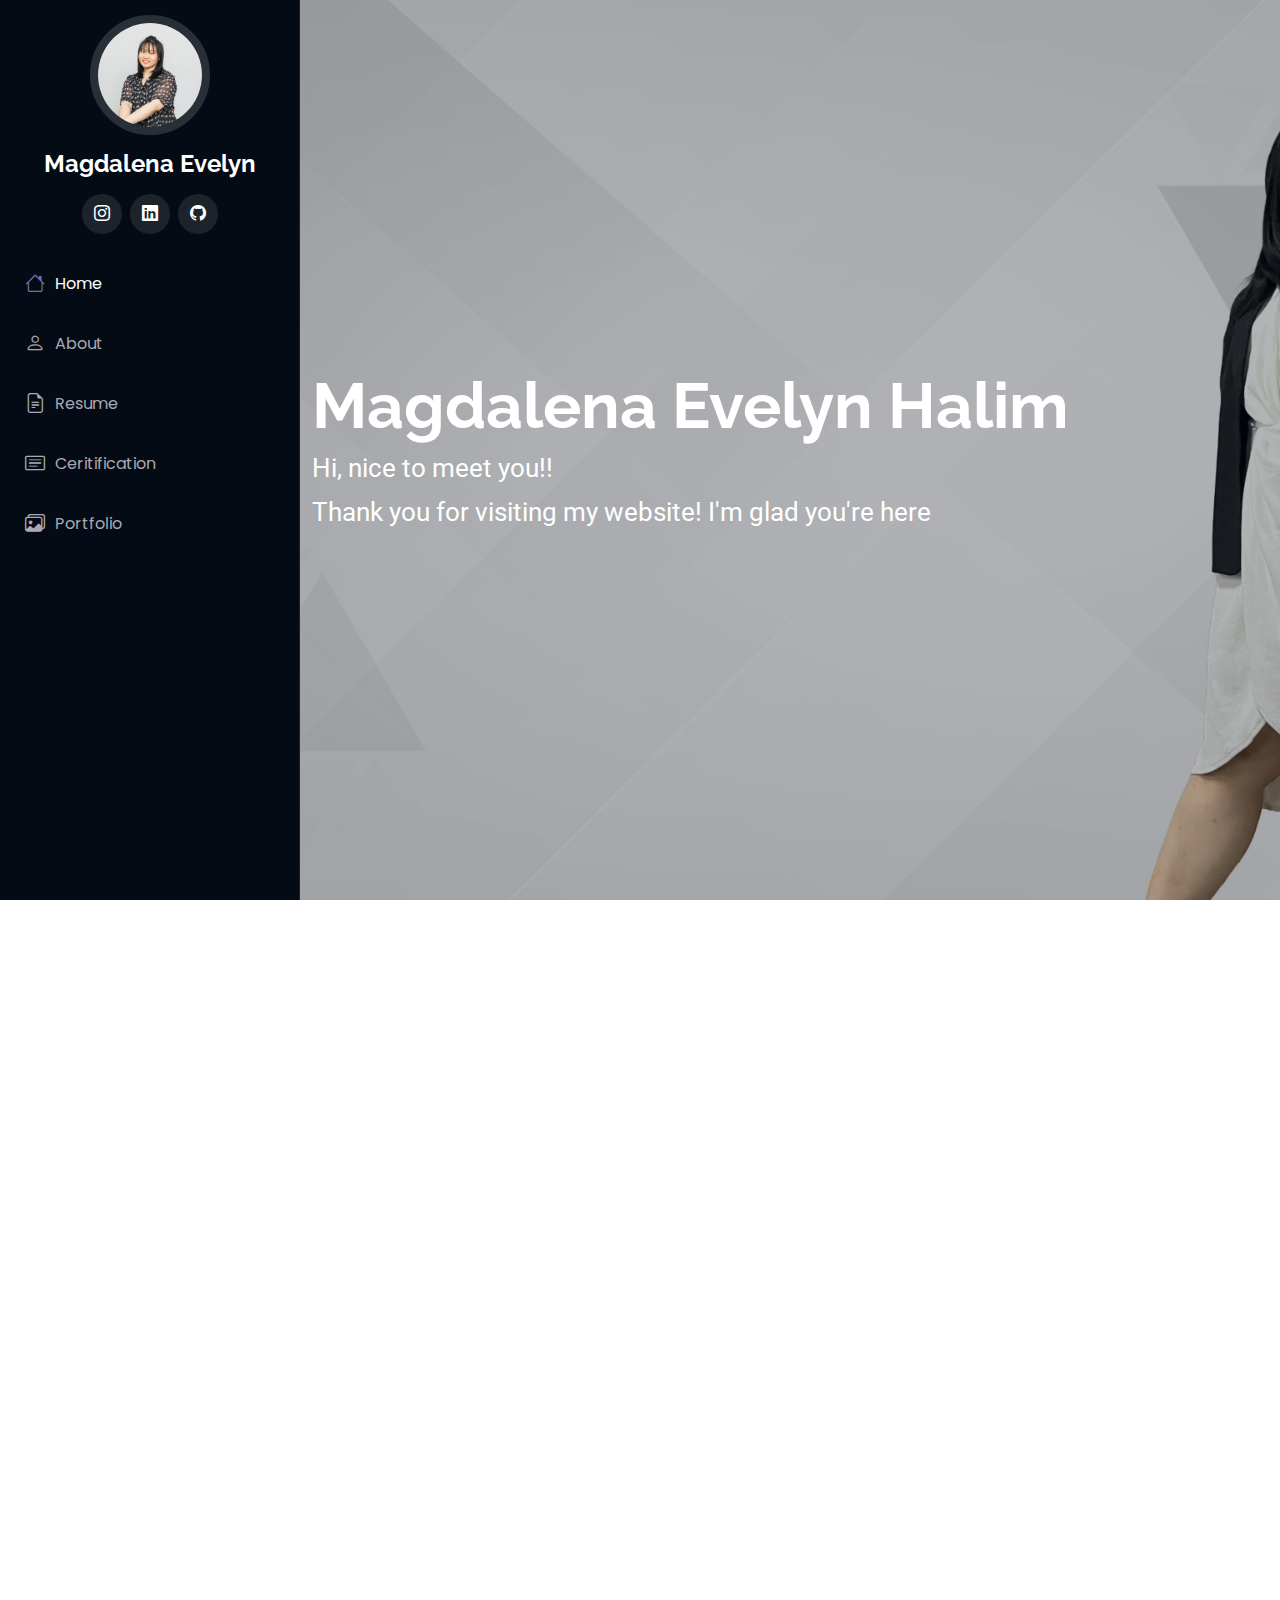
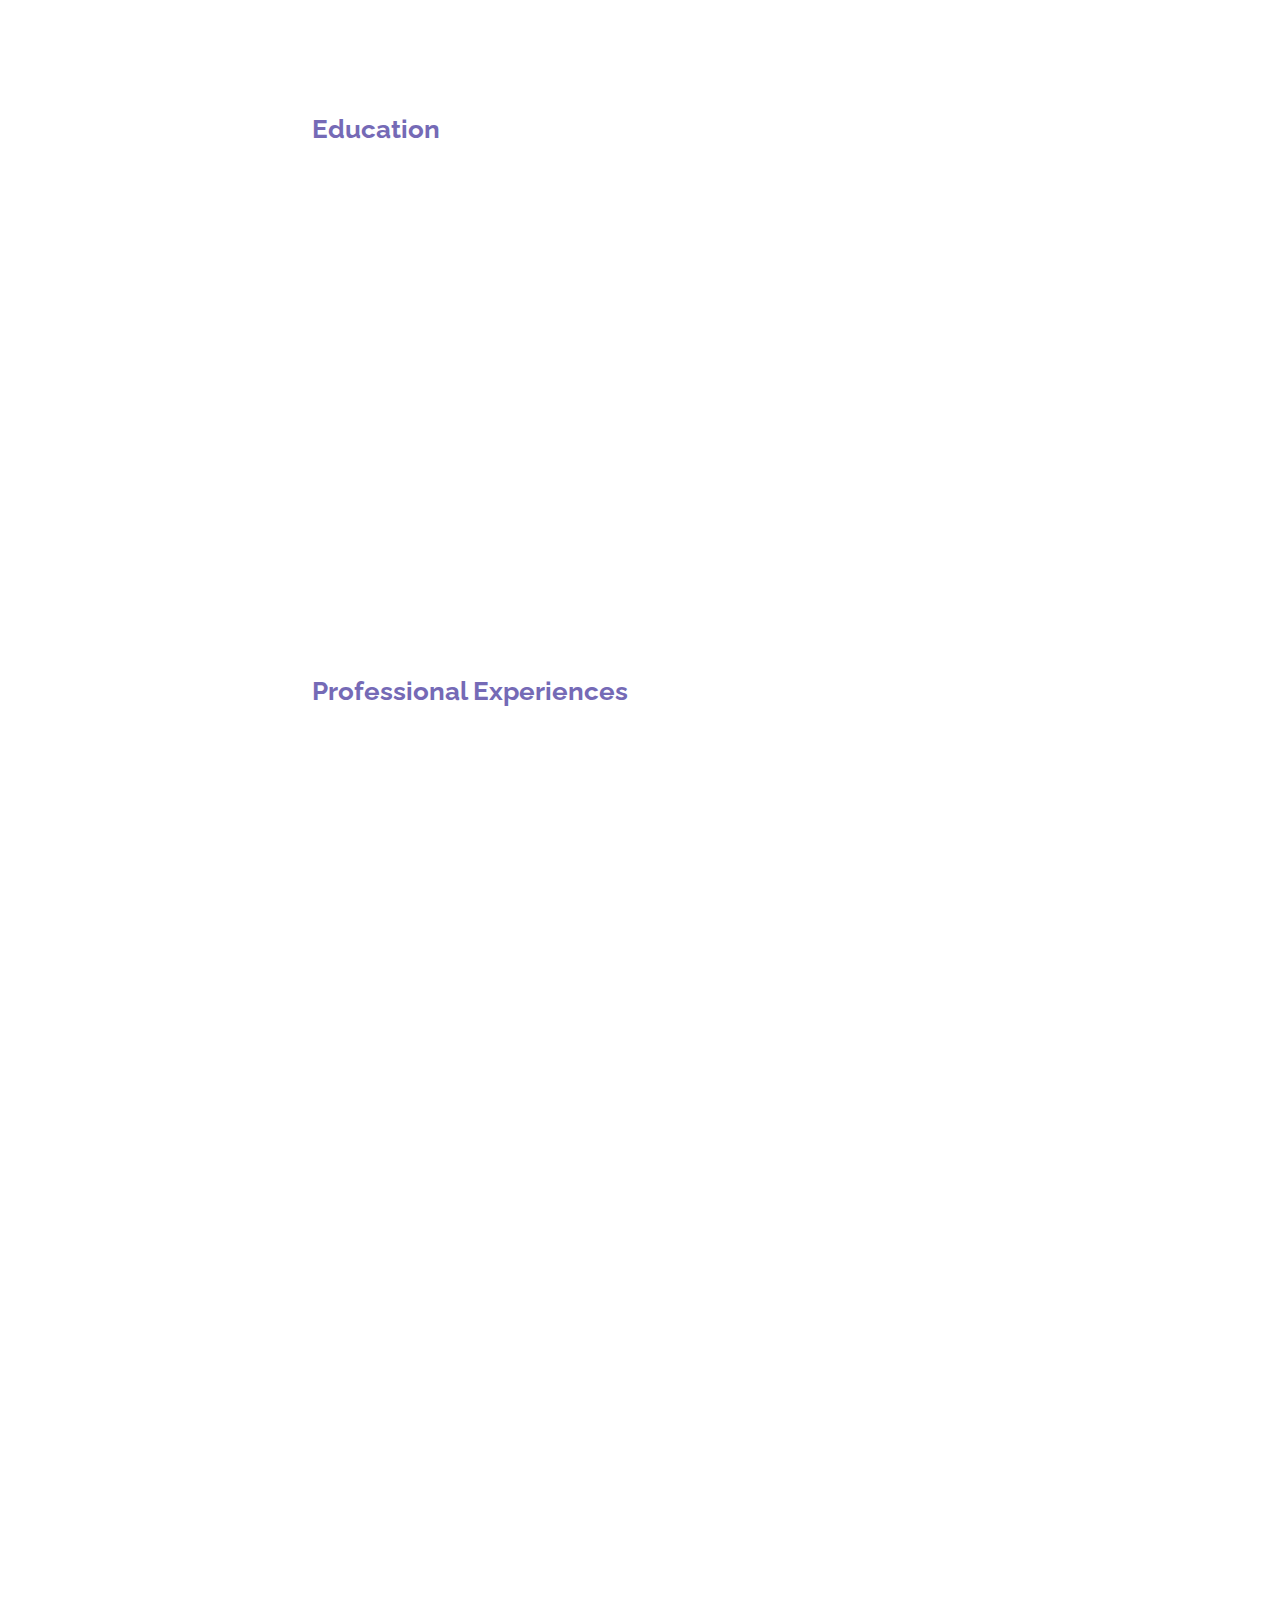
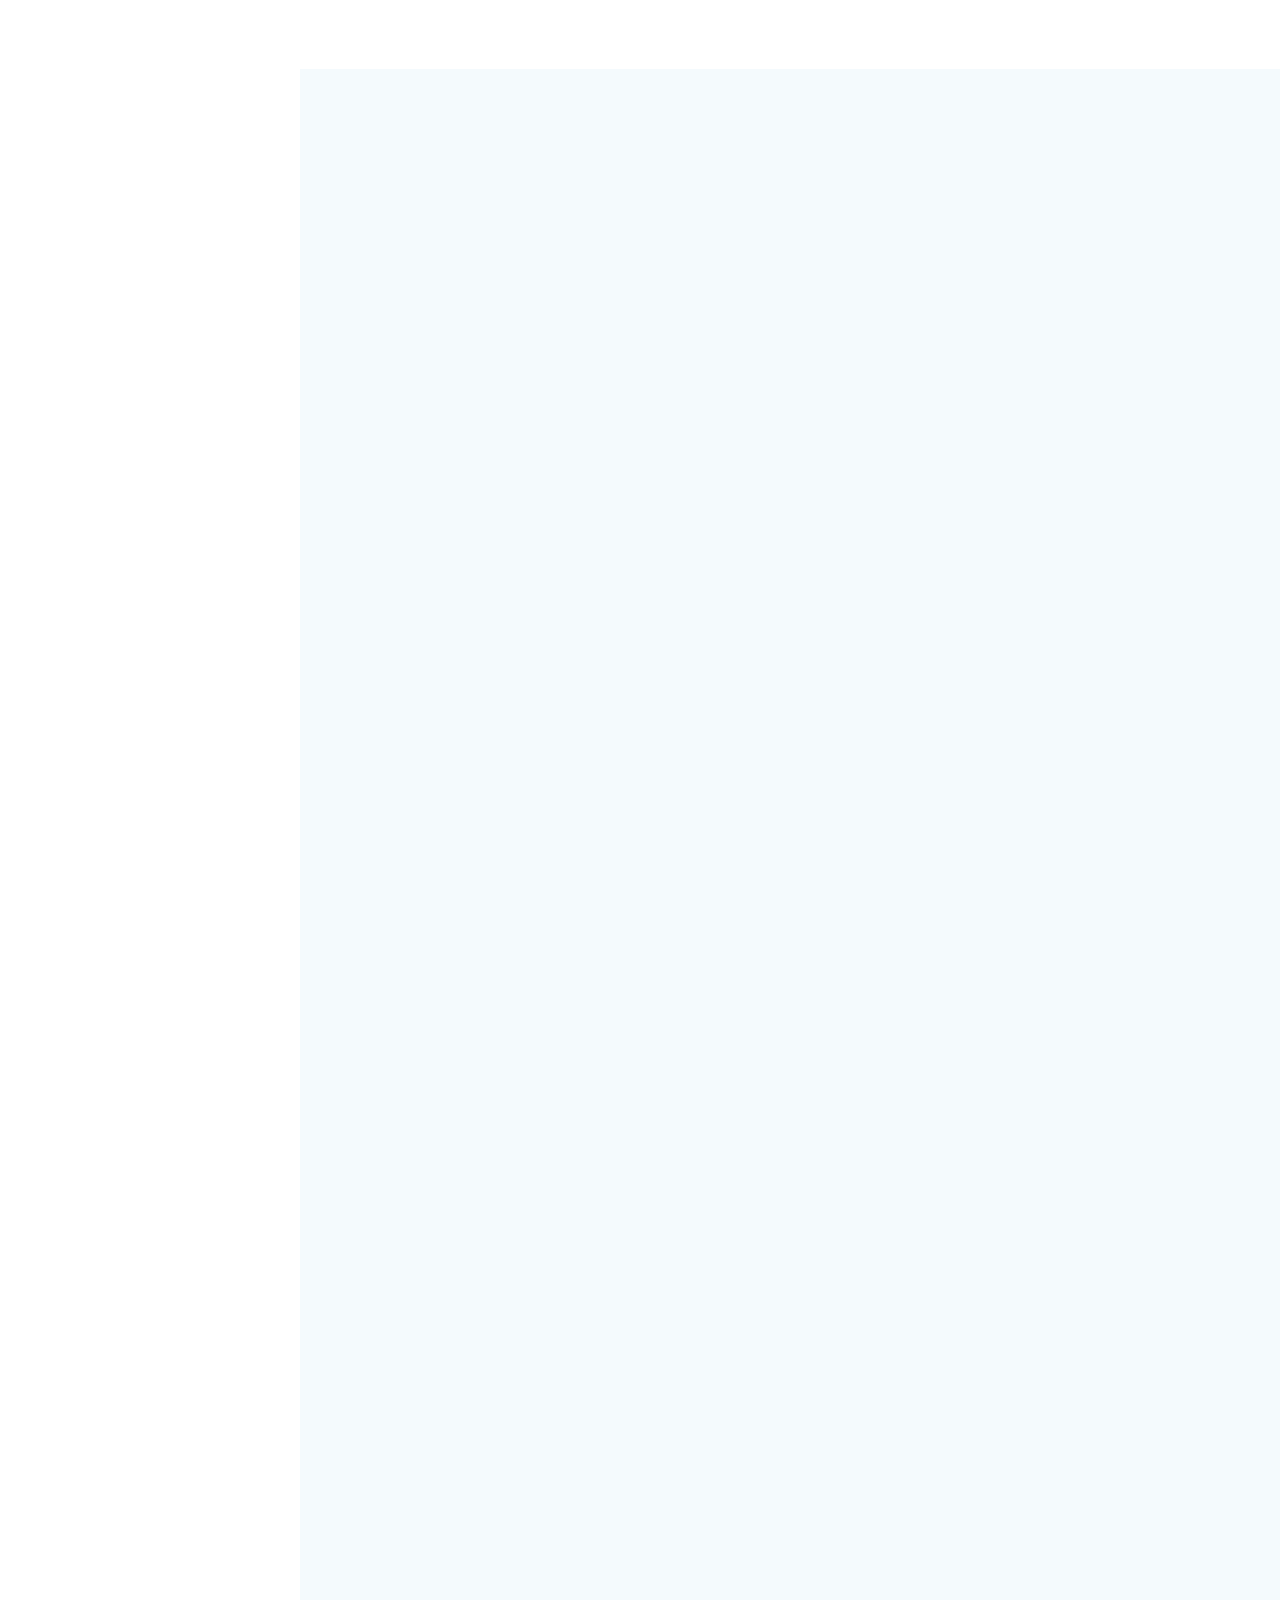
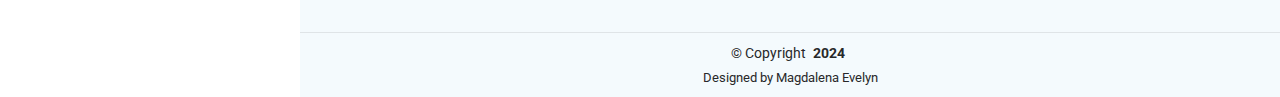
<file: index.html>
<!DOCTYPE html>
<html lang="en">

<head>
  <meta charset="utf-8">
  <meta content="width=device-width, initial-scale=1.0" name="viewport">
  <title>Magdalena Evelyn</title>
  <meta content="" name="description">
  <meta content="" name="keywords">

  <!-- Favicons -->
  <link href="assets/img/me-logo.png" rel="icon">
  <link href="assets/img/apple-touch-icon.png" rel="apple-touch-icon">

  <!-- Fonts -->
  <link href="https://fonts.googleapis.com" rel="preconnect">
  <link href="https://fonts.gstatic.com" rel="preconnect" crossorigin>
  <link href="https://fonts.googleapis.com/css2?family=Roboto:ital,wght@0,100;0,300;0,400;0,500;0,700;0,900;1,100;1,300;1,400;1,500;1,700;1,900&family=Poppins:ital,wght@0,100;0,200;0,300;0,400;0,500;0,600;0,700;0,800;0,900;1,100;1,200;1,300;1,400;1,500;1,600;1,700;1,800;1,900&family=Raleway:ital,wght@0,100;0,200;0,300;0,400;0,500;0,600;0,700;0,800;0,900;1,100;1,200;1,300;1,400;1,500;1,600;1,700;1,800;1,900&display=swap" rel="stylesheet">

  <!-- Vendor CSS Files -->
  <link href="assets/vendor/bootstrap/css/bootstrap.min.css" rel="stylesheet">
  <link href="assets/vendor/bootstrap-icons/bootstrap-icons.css" rel="stylesheet">
  <link href="assets/vendor/aos/aos.css" rel="stylesheet">
  <link href="assets/vendor/glightbox/css/glightbox.min.css" rel="stylesheet">
  <link href="assets/vendor/swiper/swiper-bundle.min.css" rel="stylesheet">

  <!-- Main CSS File -->
  <link href="assets/css/main.css" rel="stylesheet">
  <link rel="stylesheet" href="https://cdnjs.cloudflare.com/ajax/libs/font-awesome/4.7.0/css/font-awesome.min.css">
</head>

<body class="index-page">

  <header id="header" class="header dark-background d-flex flex-column">
    <i class="header-toggle d-xl-none bi bi-list"></i>

    <div class="profile-img avatar" alt="avatar">
      <img src="assets/img/profile.png" alt="" class="img-fluid rounded-circle">
    </div>

    <a href="index.html" class="logo d-flex align-items-center justify-content-center">
      <h1 class="sitename">Magdalena Evelyn</h1>
    </a>

    <div class="social-links text-center">
      <a href="https://www.instagram.com/mgdln_evelyn/" class="instagram" target="_blank"><i class="bi bi-instagram"></i></a>
      <a href="https://www.linkedin.com/in/magdalenaevelyn/" class="linkedin" target="_blank"><i class="bi bi-linkedin"></i></a>
      <a href="https://github.com/magdalenaevelyn" class="github" target="_blank"><i class="bi bi-github"></i></a>
    </div>

    <nav id="navmenu" class="navmenu">
      <ul>
        <li><a href="#hero" class="active"><i class="bi bi-house navicon"></i>Home</a></li>
        <li><a href="#about"><i class="bi bi-person navicon"></i> About</a></li>
        <li><a href="#resume"><i class="bi bi-file-earmark-text navicon"></i> Resume</a></li>
        <li><a href="#license"><i class="bi bi-card-text navicon"></i> Ceritification</a></li>
        <li><a href="#portfolio"><i class="bi bi-images navicon"></i> Portfolio</a></li>
      </ul>
    </nav>

  </header>

  <main class="main">

    <!-- Hero Section -->
    <section id="hero" class="hero section dark-background">

      <img src="assets/img/hero-bg-vi.png" alt="" data-aos="fade-in" class="">

      <div class="container" data-aos="fade-up" data-aos-delay="100">
        <h2>Magdalena Evelyn Halim</h2>
        <p>Hi, nice to meet you!!</p>
        <p>Thank you for visiting my website! I'm glad you're here</p>
      </div>

    </section><!-- /Hero Section -->

    <!-- About Section -->
    <section id="about" class="about section">

      <!-- Section Title -->
      <div class="container section-title" data-aos="fade-up">
        <h2>About</h2>
      </div><!-- End Section Title -->

      <div class="container" data-aos="fade-up" data-aos-delay="100">

        <div class="row gy-4 justify-content-center">
          <div class="col-lg-4">
            <img src="assets/img/profile.png" class="img-fluid" alt="">
          </div>
          <div class="col-lg-8 content">
            <h2>Analyst &amp; Developer.</h2>
            <p class="fst-italic py-3">
              With 2 years of experience as a full-stack developer, I have honed my skills in analyzing requirements and 
              developing and testing solutions. Committed to continuous learning, I am passionate about exploring new 
              technologies to drive organizational success. Additionally, I have an interest in business and data analysis, 
              also project management.
            </p>
            <div class="row">
              <div class="col-lg-12">
                <ul>
                  <li><i class="bi bi-chevron-right"></i> <strong>City:</strong> <span>Yogyakarta, Indonesia</span></li>
                  <li><i class="bi bi-chevron-right"></i> <strong>Email:</strong> <span>mevelynh@gmail.com</span></li>
                  <li><i class="bi bi-chevron-right"></i> <strong>Interest:</strong> <span>Data, business intelligence, quality assurance, business analyst</span></li>
                </ul>
              </div>
            </div>
          </div>
        </div>

      </div>

    </section><!-- /About Section -->

    <!-- Resume Section -->
    <section id="resume" class="resume section">

      <!-- Section Title -->
      <div class="container section-title" data-aos="fade-up">
        <h2>Resume</h2>
        <p>My education background and professional experiences</p>
      </div><!-- End Section Title -->

      <div class="container">
        <h3 class="resume-title">Education</h3>
        <div class="timeline" data-aos="fade-up" data-aos-delay="100">
          <div class="timeline-item left wow slideInLeft" data-wow-delay="0.1s">
              <div class="timeline-text">
                  <div class="timeline-date">2018 - 2022</div>
                  <h2>Bachelor of Information Systems</h2>
                  <h4>Duta Wacana Christian University, Yogyakarta, Indonesia</h4>
                  <p>
                      Active as lecutrer assistant in 7 courses of lecturer assistants, helps lecturer on their research,
                      and active in 5+ campus organization.
                      <br><br>
                      <h5>GPA: 3.96/4.00</h5>
                  </p>
              </div>
          </div>
          <div class="timeline-item right wow slideInRight" data-wow-delay="0.1s">
              <div class="timeline-text">
                  <div class="timeline-date">2015 - 2018</div>
                  <h2>High School Diploma</h2>
                  <h4>Stella Duce 1 High School, Yogyakarta, Indonesia</h4>
                  <p>
                      Majoring in Science
                  </p>
              </div>
          </div>
        </div>
        
        <br>
        <h3 class="resume-title">Professional Experiences</h3>
        <div class="timeline"  data-aos="fade-up" data-aos-delay="100">
          <div class="timeline-item left wow slideInLeft" data-wow-delay="0.1s">
              <div class="timeline-text">
                  <div class="timeline-date">Sep 2022 - now</div>
                  <h2>Full Stack Developer</h2>
                  <h4>PT AJ Central Asia Raya - Yogyakarta, Indonesia</h4>
                  <h4>Contract</h4>
                  <p>
                      Part of IT NSA and project-based task, some projects that have been done:
                      <ul>
                          <li>Design and develop web and mobile application by using Flutter for the front end, Java Springboot, and JavaLite for the back end. Using SSMS for database management</li>
                          <li>Debugging to identify the issues before submitting for testing</li>
                          <li>Collaboration via Gitblit</li>
                          <li>Revamp applications, such as iCARe, E-Benefit, and EPOS, from Angular & Ionic to Flutter</li>
                      </ul>
                      <h5>Skills: Flutter, Java, Dart, Web & Apps Development</h5>
                  </p>
              </div>
          </div>
          <div class="timeline-item right wow slideInRight" data-wow-delay="0.1s">
              <div class="timeline-text">
                  <div class="timeline-date">Aug 2019 - Jul 2022</div>
                  <h2>Lecturer Assistant</h2>
                  <h4>Duta Wacana Christian University - Yogyakarta, Indonesia</h4>
                  <h4>Part Time</h4>
                  <p>
                      Active as lectusrer assistant in 7 courses: basic programming, software engineering ,
                      web programming, dekstop based application, database design, algorithm and data structure, and IT management and governance
                      <ul>
                          <li>Initiated and facilitated classroom discussions</li>
                          <li>Adapted lesson plans based on student feedback and progress data, ensuring optimal content delivery for improved understanding</li>
                      </ul>
                      <h5>Skills: Java, Scrum, PM, PHP, Laravel, MySQL, Oracle</h5>
                  </p>
              </div>
          </div>
          <div class="timeline-item left wow slideInLeft" data-wow-delay="0.1s">
              <div class="timeline-text">
                  <div class="timeline-date">Mar 2022 - Jun 2022</div>
                  <h2>Research Assistant</h2>
                  <h4>Duta Wacana Christian University - Yogyakarta, Indonesia</h4>
                  <h4>Part Time</h4>
                  <p>
                      Collecting data of emotions when respondents visit a Sisa Hartaku Mini Museum in 
                      Kaliurang via Virtual Reality (VR) and come directly to the museum. Empatica E4 watch is used 
                      for collecting time of exploring and the pulse of the respondent
                      <br><br>
                      <h5>Skills: Data collection, data entry</h5>
                  </p>
              </div>
          </div>
          <div class="timeline-item right wow slideInRight" data-wow-delay="0.1s">
              <div class="timeline-text">
                  <div class="timeline-date">Jul 2021 - Dec 2021</div>
                  <h2>Full Stack Developer</h2>
                  <h4>PT AJ Central Asia Raya - Yogyakarta, Indonesia</h4>
                  <h4>Internship</h4>
                  <p>
                      Part of IT NSA as an intern, developing automation testing for EPOS website and developing DDS for delivery service. 
                      Collaboration and file management via Gitblit 
                      <br><br>
                      <h5>Skills: Java, Selenium, Flutter</h5>
                  </p>
              </div>
          </div>
          <div class="timeline-item left wow slideInLeft" data-wow-delay="0.1s">
              <div class="timeline-text">
                  <div class="timeline-date">Nov 2019 - 2021</div>
                  <h2>Staff of Making E-Game for Kids</h2>
                  <h4>CROG International - Yogyakarta, Indonesia</h4>
                  <h4>Part Time</h4>
                  <p>
                      Taught children from 7-15 years old, to make a game using Construct 3
                      <br><br>
                      <h5>Skills: Construct 3, Game Development</h5>
                  </p>
              </div>
          </div>

        </div>

      </div>

    </section>
    <!-- /Resume Section -->

    <!-- License Section -->
    <section id="license" class="license section">

      <!-- Section Title -->
      <div class="container section-title" data-aos="fade-up">
        <h2>License & Certification</h2>
      </div><!-- End Section Title -->

      <div class="container">
        <div class="row">
          <div data-aos="fade-up" data-aos-delay="100">
            <div class="license-item">
              <h4>
                Manajemen Proyek Google  
                <a href="https://www.coursera.org/account/accomplishments/professional-cert/CRRKC4TSSJTM" target="_blank" class="icon-link">
                  <i class="fa fa-check-circle"></i>
                </a>
              </h4> 
              <h5>Coursera - 2024 </h5>
              <p>
              </p>
            </div>

            <div class="license-item">
              <h4>
                Analitik Data Google
                <a href="https://www.coursera.org/account/accomplishments/professional-cert/BAHDQV7UKFQC" target="_blank" class="icon-link">
                  <i class="fa fa-check-circle"></i>
                </a>
              </h4>
              <h5>Coursera - 2023 </h5>
            </div>

            <div class="license-item">
              <h4>
                Data Scientist
                <a href="https://drive.google.com/file/d/1bobT1koVb1eUWZqDwQzLvNwP1nJd4xWB/view?usp=sharing" target="_blank" class="icon-link">
                  <i class="fa fa-check-circle"></i>
                </a>
              </h4>
              <h5>DQLAB - 2023 </h5>
            </div>

            <div class="license-item">
              <h4>
                Microsoft Word (Microsoft Office 365 Apps and Office 2019)
                <a href="https://www.credly.com/badges/15cf3171-d5a6-4734-9554-62fdb955781e/public_url" target="_blank" class="icon-link">
                  <i class="fa fa-check-circle"></i>
                </a>
              </h4>
              <h5>Microsoft - 2022 </h5>
            </div>

          </div>

        </div>

      </div>

    </section><!-- /license Section -->

    <!-- Portfolio Section -->
    <section id="portfolio" class="portfolio section light-background">

      <!-- Section Title -->
      <div class="container section-title" data-aos="fade-up">
        <h2>Portfolio</h2>
        <p>List of my portfolio from fews segments</p>
      </div><!-- End Section Title -->

      <div class="container">

        <div class="isotope-layout" data-default-filter="*" data-layout="masonry" data-sort="original-order">

          <ul class="portfolio-filters isotope-filters" data-aos="fade-up" data-aos-delay="100">
            <li data-filter="*" class="filter-active">All</li>
            <li data-filter=".filter-app">Dev</li>
            <li data-filter=".filter-data">Data</li>
            <li data-filter=".filter-sosmed">Social Media</li>
          </ul><!-- End Portfolio Filters -->

          <div class="row gy-4 isotope-container" data-aos="fade-up" data-aos-delay="200">

            <div class="col-lg-4 col-md-6 portfolio-item isotope-item filter-app">
              <div class="portfolio-content h-100">
                <img src="assets/img/portfolio/sikp-0.png" class="img-fluid" alt="">
                <div class="portfolio-info">
                  <h4>SIKP</h4>
                  <p>A website for student to intern submission in campus</p>
                  <a href="portofolio/sikp-details.html" type="text/css" title="More Details" class="details-link"><i class="bi bi-link-45deg"></i></a>
                </div>
              </div>
            </div><!-- End Portfolio Item -->

            <div class="col-lg-4 col-md-6 portfolio-item isotope-item filter-data">
              <div class="portfolio-content h-100">
                <img src="assets/img/portfolio/amazon-0.png" class="img-fluid" alt="">
                <div class="portfolio-info">
                  <h4>Amazon Prime Dashboard</h4>
                  <p>Dashboard for Amazon Prime case study</p>
                  <a href="portofolio/amazon-details.html" title="More Details" class="details-link"><i class="bi bi-link-45deg"></i></a>
                </div>
              </div>
            </div><!-- End Portfolio Item -->

            <div class="col-lg-4 col-md-6 portfolio-item isotope-item filter-sosmed">
              <div class="portfolio-content h-100">
                <img src="assets/img/portfolio/locc-0.png" class="img-fluid" alt="">
                <div class="portfolio-info">
                  <h4>Light of Christ Community</h4>
                  <p>Handling LOCC's Instagram for content maker</p>
                  <a href="portofolio/locc-details.html" title="More Details" class="details-link"><i class="bi bi-link-45deg"></i></a>
                </div>
              </div>
            </div><!-- End Portfolio Item -->

            <div class="col-lg-4 col-md-6 portfolio-item isotope-item filter-app">
              <div class="portfolio-content h-100">
                <img src="assets/img/portfolio/dds-0.png" class="img-fluid" alt="">
                <div class="portfolio-info">
                  <h4>DDS</h4>
                  <p>Final task project to create mobile application for delivery</p>
                  <a href="portofolio/dds-details.html" title="More Details" class="details-link"><i class="bi bi-link-45deg"></i></a>
                </div>
              </div>
            </div><!-- End Portfolio Item -->

            <div class="col-lg-4 col-md-6 portfolio-item isotope-item filter-sosmed">
              <div class="portfolio-content h-100">
                <img src="assets/img/portfolio/danila-0.png" class="img-fluid" alt="">
                <div class="portfolio-info">
                  <h4>Danila Lee</h4>
                  <p>Create content for makeup theme instagram</p>
                  <a href="portofolio/danila-details.html" title="More Details" class="details-link"><i class="bi bi-link-45deg"></i></a>
                </div>
              </div>
            </div><!-- End Portfolio Item -->

            <div class="col-lg-4 col-md-6 portfolio-item isotope-item filter-app">
              <div class="portfolio-content h-100">
                <img src="assets/img/portfolio/sicimol-0.png" class="img-fluid" alt="">
                <div class="portfolio-info">
                  <h4>SI CIMOL</h4>
                  <p>A website for car wash, a project based task from campus</p>
                  <a href="portofolio/sicimol-details.html" title="More Details" class="details-link"><i class="bi bi-link-45deg"></i></a>
                </div>
              </div>
            </div><!-- End Portfolio Item -->

            <div class="col-lg-4 col-md-6 portfolio-item isotope-item filter-data">
              <div class="portfolio-content h-100">
                <img src="assets/img/portfolio/the-look-0.png" class="img-fluid" alt="">
                <div class="portfolio-info">
                  <h4>The Look E-Commerce</h4>
                  <p>Dashboard for The Look E-Commerce case study</p>
                  <a href="portofolio/the-look-details.html" title="More Details" class="details-link"><i class="bi bi-link-45deg"></i></a>
                </div>
              </div>
            </div><!-- End Portfolio Item -->

            <div class="col-lg-4 col-md-6 portfolio-item isotope-item filter-app">
              <div class="portfolio-content h-100">
                <img src="assets/img/portfolio/epos-automation-0.png" class="img-fluid" alt="">
                <div class="portfolio-info">
                  <h4>EPOS Automation Testing</h4>
                  <p>An automation testing for EPOS website with Selenium</p>
                  <a href="portofolio/epos-automation-details.html" title="More Details" class="details-link"><i class="bi bi-link-45deg"></i></a>
                </div>
              </div>
            </div><!-- End Portfolio Item -->

            <div class="col-lg-4 col-md-6 portfolio-item isotope-item filter-data">
              <div class="portfolio-content h-100">
                <img src="assets/img/portfolio/game-0.png" class="img-fluid" alt="">
                <div class="portfolio-info">
                  <h4>Game Sales</h4>
                  <p>Dashboard for get insight about game sale (case study)</p>
                  <a href="portofolio/game-details.html" title="More Details" class="details-link"><i class="bi bi-link-45deg"></i></a>
                </div>
              </div>
            </div><!-- End Portfolio Item -->

            <div class="col-lg-4 col-md-6 portfolio-item isotope-item filter-app">
              <div class="portfolio-content h-100">
                <img src="assets/img/portfolio/ebenefit-0.png" class="img-fluid" alt="">
                <div class="portfolio-info">
                  <h4>eBenefit CAR</h4>
                  <p>A mobile app for claim insurance</p>
                  <a href="portofolio/ebenefit-details.html" title="More Details" class="details-link"><i class="bi bi-link-45deg"></i></a>
                </div>
              </div>
            </div><!-- End Portfolio Item -->

            <div class="col-lg-4 col-md-6 portfolio-item isotope-item filter-data">
              <div class="portfolio-content h-100">
                <img src="assets/img/portfolio/health-0.png" class="img-fluid" alt="">
                <div class="portfolio-info">
                  <h4>Health Provider</h4>
                  <p>Dashboard for get insight about health provider in Java (case study)</p>
                  <a href="portofolio/health-details.html" title="More Details" class="details-link"><i class="bi bi-link-45deg"></i></a>
                </div>
              </div>
            </div><!-- End Portfolio Item -->
            
            <div class="col-lg-4 col-md-6 portfolio-item isotope-item filter-app">
              <div class="portfolio-content h-100">
                <img src="assets/img/portfolio/edplk-0.png" class="img-fluid" alt="">
                <div class="portfolio-info">
                  <h4>DPLK CAR</h4>
                  <p>A website for pension insurance submission</p>
                  <a href="portofolio/edplk-details.html" title="More Details" class="details-link"><i class="bi bi-link-45deg"></i></a>
                </div>
              </div>
            </div><!-- End Portfolio Item -->

            <div class="col-lg-4 col-md-6 portfolio-item isotope-item filter-data">
              <div class="portfolio-content h-100">
                <img src="assets/img/portfolio/bike-0.png" class="img-fluid" alt="">
                <div class="portfolio-info">
                  <h4>Cyclistic Bike</h4>
                  <p>Case study from Coursera about Cyclistic Bike</p>
                  <a href="portofolio/bike-details.html" title="More Details" class="details-link"><i class="bi bi-link-45deg"></i></a>
                </div>
              </div>
            </div><!-- End Portfolio Item -->

            <div class="col-lg-4 col-md-6 portfolio-item isotope-item filter-data">
              <div class="portfolio-content h-100">
                <img src="assets/img/portfolio/netflix-0.png" class="img-fluid" alt="">
                <div class="portfolio-info">
                  <h4>Netflix Dashboard</h4>
                  <p>Case study from RevoU about Netflix Movie and Series</p>
                  <a href="portofolio/netflix-details.html" title="More Details" class="details-link"><i class="bi bi-link-45deg"></i></a>
                </div>
              </div>
            </div><!-- End Portfolio Item -->

          </div><!-- End Portfolio Container -->

        </div>

      </div>

    </section><!-- /Portfolio Section -->
    
  </main>

  <footer id="footer" class="footer position-relative light-background">

    <div class="container">
      <div class="copyright text-center ">
        <p>© <span>Copyright</span> <strong class="px-1 sitename">2024</strong> </p>
      </div>
      <div class="credits">
        Designed by Magdalena Evelyn</a>
      </div>
    </div>

  </footer>

  <!-- Scroll Top -->
  <a href="#" id="scroll-top" class="scroll-top d-flex align-items-center justify-content-center"><i class="bi bi-arrow-up-short"></i></a>

  <!-- Preloader -->
  <div id="preloader"></div>

  <!-- Vendor JS Files -->
  <script src="assets/vendor/bootstrap/js/bootstrap.bundle.min.js"></script>
  <script src="assets/vendor/aos/aos.js"></script>
  <script src="assets/vendor/typed.js/typed.umd.js"></script>
  <script src="assets/vendor/purecounter/purecounter_vanilla.js"></script>
  <script src="assets/vendor/waypoints/noframework.waypoints.js"></script>
  <script src="assets/vendor/glightbox/js/glightbox.min.js"></script>
  <script src="assets/vendor/imagesloaded/imagesloaded.pkgd.min.js"></script>
  <script src="assets/vendor/isotope-layout/isotope.pkgd.min.js"></script>
  <script src="assets/vendor/swiper/swiper-bundle.min.js"></script>

  <!-- Main JS File -->
  <script src="assets/js/main.js"></script>

</body>

</html>
</file>
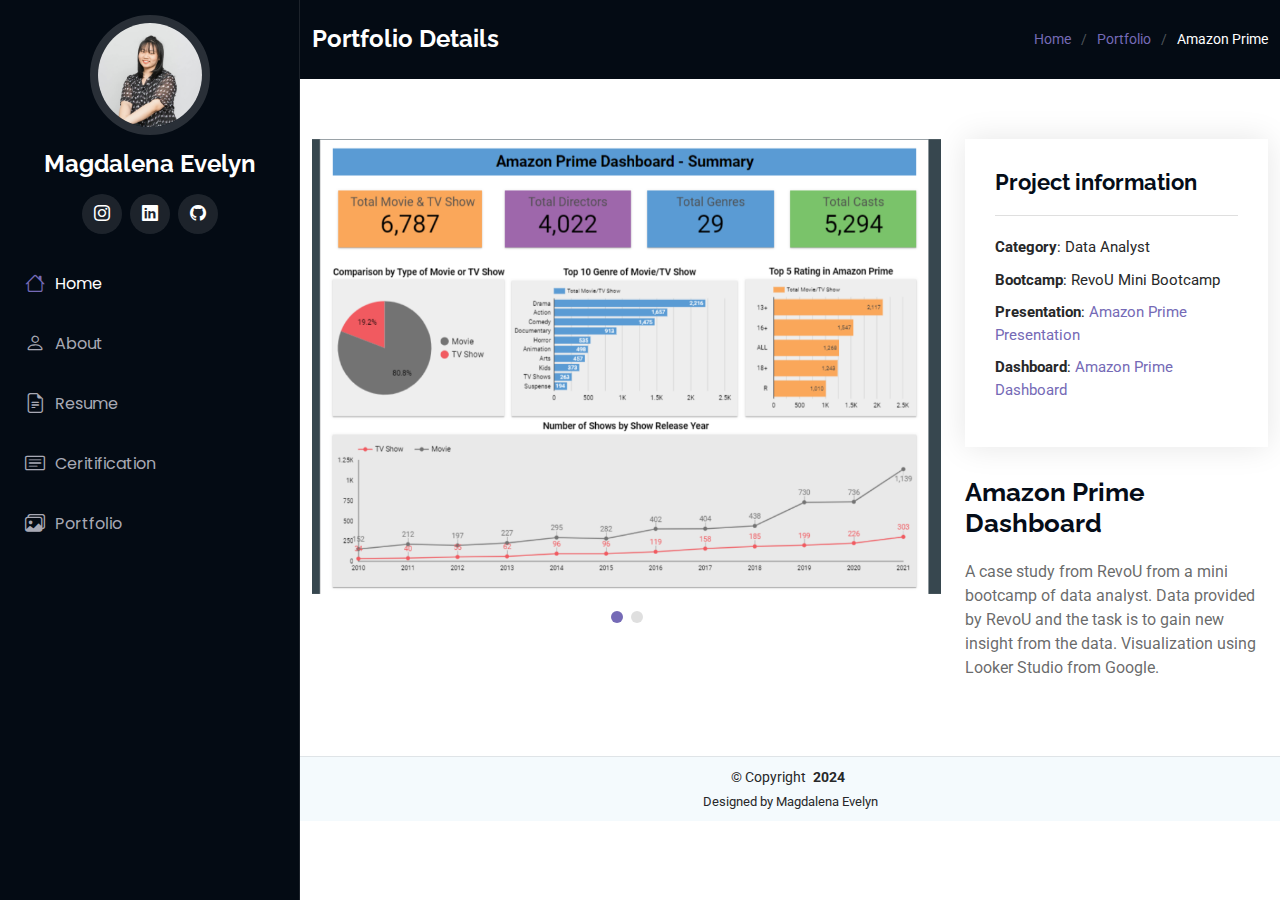
<file: portofolio/amazon-details.html>
<!DOCTYPE html>
<html lang="en">

<head>
  <meta charset="utf-8">
  <meta content="width=device-width, initial-scale=1.0" name="viewport">
  <title>Amazon Prime - Portfolio Details</title>
  <meta content="" name="description">
  <meta content="" name="keywords">

  <!-- Favicons -->
  <link href="../assets/img/me-logo.png" rel="icon">
  <link href="../assets/img/apple-touch-icon.png" rel="apple-touch-icon">

  <!-- Fonts -->
  <link href="https://fonts.googleapis.com" rel="preconnect">
  <link href="https://fonts.gstatic.com" rel="preconnect" crossorigin>
  <link href="https://fonts.googleapis.com/css2?family=Roboto:ital,wght@0,100;0,300;0,400;0,500;0,700;0,900;1,100;1,300;1,400;1,500;1,700;1,900&family=Poppins:ital,wght@0,100;0,200;0,300;0,400;0,500;0,600;0,700;0,800;0,900;1,100;1,200;1,300;1,400;1,500;1,600;1,700;1,800;1,900&family=Raleway:ital,wght@0,100;0,200;0,300;0,400;0,500;0,600;0,700;0,800;0,900;1,100;1,200;1,300;1,400;1,500;1,600;1,700;1,800;1,900&display=swap" rel="stylesheet">

  <!-- Vendor CSS Files -->
  <link href="../assets/vendor/bootstrap/css/bootstrap.min.css" rel="stylesheet">
  <link href="../assets/vendor/bootstrap-icons/bootstrap-icons.css" rel="stylesheet">
  <link href="../assets/vendor/aos/aos.css" rel="stylesheet">
  <link href="../assets/vendor/glightbox/css/glightbox.min.css" rel="stylesheet">
  <link href="../assets/vendor/swiper/swiper-bundle.min.css" rel="stylesheet">

  <!-- Main CSS File -->
  <link href="../assets/css/main.css" rel="stylesheet">
</head>

<body class="portfolio-details-page">

  <header id="header" class="header dark-background d-flex flex-column">
    <i class="header-toggle d-xl-none bi bi-list"></i>

    <div class="profile-img avatar" alt="avatar">
      <img src="../assets/img/profile.png" alt="" class="img-fluid rounded-circle">
    </div>

    <a href="index.html" class="logo d-flex align-items-center justify-content-center">
      <h1 class="sitename">Magdalena Evelyn</h1>
    </a>

    <div class="social-links text-center">
      <a href="https://www.instagram.com/mgdln_evelyn/" class="instagram" target="_blank"><i class="bi bi-instagram"></i></a>
      <a href="https://www.linkedin.com/in/magdalena-evelyn-halim/" class="linkedin" target="_blank"><i class="bi bi-linkedin"></i></a>
      <a href="https://github.com/magdalenaevelyn" class="github" target="_blank"><i class="bi bi-github"></i></a>
    </div>

    <nav id="navmenu" class="navmenu">
      <ul>
        <li><a href="../index.html" class="active"><i class="bi bi-house navicon"></i>Home</a></li>
        <li><a href="../index.html#about"><i class="bi bi-person navicon"></i> About</a></li>
        <li><a href="../index.html#resume"><i class="bi bi-file-earmark-text navicon"></i> Resume</a></li>
        <li><a href="../index.html#license"><i class="bi bi-card-text navicon"></i> Ceritification</a></li>
        <li><a href="../index.html#portfolio"><i class="bi bi-images navicon"></i> Portfolio</a></li>
      </ul>
    </nav>

  </header>

  <main class="main">

    <!-- Page Title -->
    <div class="page-title dark-background">
      <div class="container d-lg-flex justify-content-between align-items-center">
        <h1 class="mb-2 mb-lg-0">Portfolio Details</h1>
        <nav class="breadcrumbs">
          <ol>
            <li><a href="../index.html">Home</a></li>
            <li><a href="../index.html#portfolio">Portfolio</a></li>
            <li class="current"></a>Amazon Prime</li>
          </ol>
        </nav>
      </div>
    </div><!-- End Page Title -->

    <!-- Portfolio Details Section -->
    <section id="portfolio-details" class="portfolio-details section">

      <div class="container" data-aos="fade-up" data-aos-delay="100">

        <div class="row gy-4">

          <div class="col-lg-8">
            <div class="portfolio-details-slider swiper init-swiper">

              <script type="application/json" class="swiper-config">
                {
                  "loop": true,
                  "speed": 600,
                  "autoplay": {
                    "delay": 5000
                  },
                  "slidesPerView": "auto",
                  "pagination": {
                    "el": ".swiper-pagination",
                    "type": "bullets",
                    "clickable": true
                  }
                }
              </script>

              <div class="swiper-wrapper align-items-center">

                <div class="swiper-slide">
                  <img src="../assets/img/portfolio/amazon-1.png" alt="">
                </div>

                <div class="swiper-slide">
                  <img src="../assets/img/portfolio/amazon-2.png" alt="">
                </div>

              </div>
              <div class="swiper-pagination"></div>
            </div>
          </div>

          <div class="col-lg-4">
            <div class="portfolio-info" data-aos="fade-up" data-aos-delay="200">
              <h3>Project information</h3>
              <ul>
                <li><strong>Category</strong>: Data Analyst</li>
                <li><strong>Bootcamp</strong>: RevoU Mini Bootcamp</li>
                <li><strong>Presentation</strong>: <a href="https://docs.google.com/presentation/d/1E9A54X6q5VQMvBKYuaH4kKY3KuoDALDDTzLluXDTMLg/edit?usp=sharing" target="_blank">Amazon Prime Presentation</a></li>
                <li><strong>Dashboard</strong>: <a href="https://lookerstudio.google.com/reporting/45eeae93-6091-4071-be69-4bdd50b91b1a" target="_blank">Amazon Prime Dashboard</a></li>
              </ul>
            </div>
            <div class="portfolio-description" data-aos="fade-up" data-aos-delay="300">
              <h2>Amazon Prime Dashboard</h2>
              <p>
                A case study from RevoU from a mini bootcamp of data analyst. Data provided by RevoU and the task is to 
                gain new insight from the data. Visualization using Looker Studio from Google.
              </p>
            </div>
          </div>

        </div>

      </div>

    </section><!-- /Portfolio Details Section -->

  </main>

  <footer id="footer" class="footer position-relative light-background">

    <div class="container">
      <div class="copyright text-center ">
        <p>© <span>Copyright</span> <strong class="px-1 sitename">2024</strong> </p>
      </div>
      <div class="credits">
        Designed by Magdalena Evelyn</a>
      </div>
    </div>

  </footer>

  <!-- Scroll Top -->
  <a href="#" id="scroll-top" class="scroll-top d-flex align-items-center justify-content-center"><i class="bi bi-arrow-up-short"></i></a>

  <!-- Preloader -->
  <div id="preloader"></div>

  <!-- Vendor JS Files -->
  <script src="../assets/vendor/bootstrap/js/bootstrap.bundle.min.js"></script>
  <script src="../assets/vendor/php-email-form/validate.js"></script>
  <script src="../assets/vendor/aos/aos.js"></script>
  <script src="../assets/vendor/typed.js/typed.umd.js"></script>
  <script src="../assets/vendor/purecounter/purecounter_vanilla.js"></script>
  <script src="../assets/vendor/waypoints/noframework.waypoints.js"></script>
  <script src="../assets/vendor/glightbox/js/glightbox.min.js"></script>
  <script src="../assets/vendor/imagesloaded/imagesloaded.pkgd.min.js"></script>
  <script src="../assets/vendor/isotope-layout/isotope.pkgd.min.js"></script>
  <script src="../assets/vendor/swiper/swiper-bundle.min.js"></script>

  <!-- Main JS File -->
  <script src="../assets/js/main.js"></script>

</body>

</html>
</file>
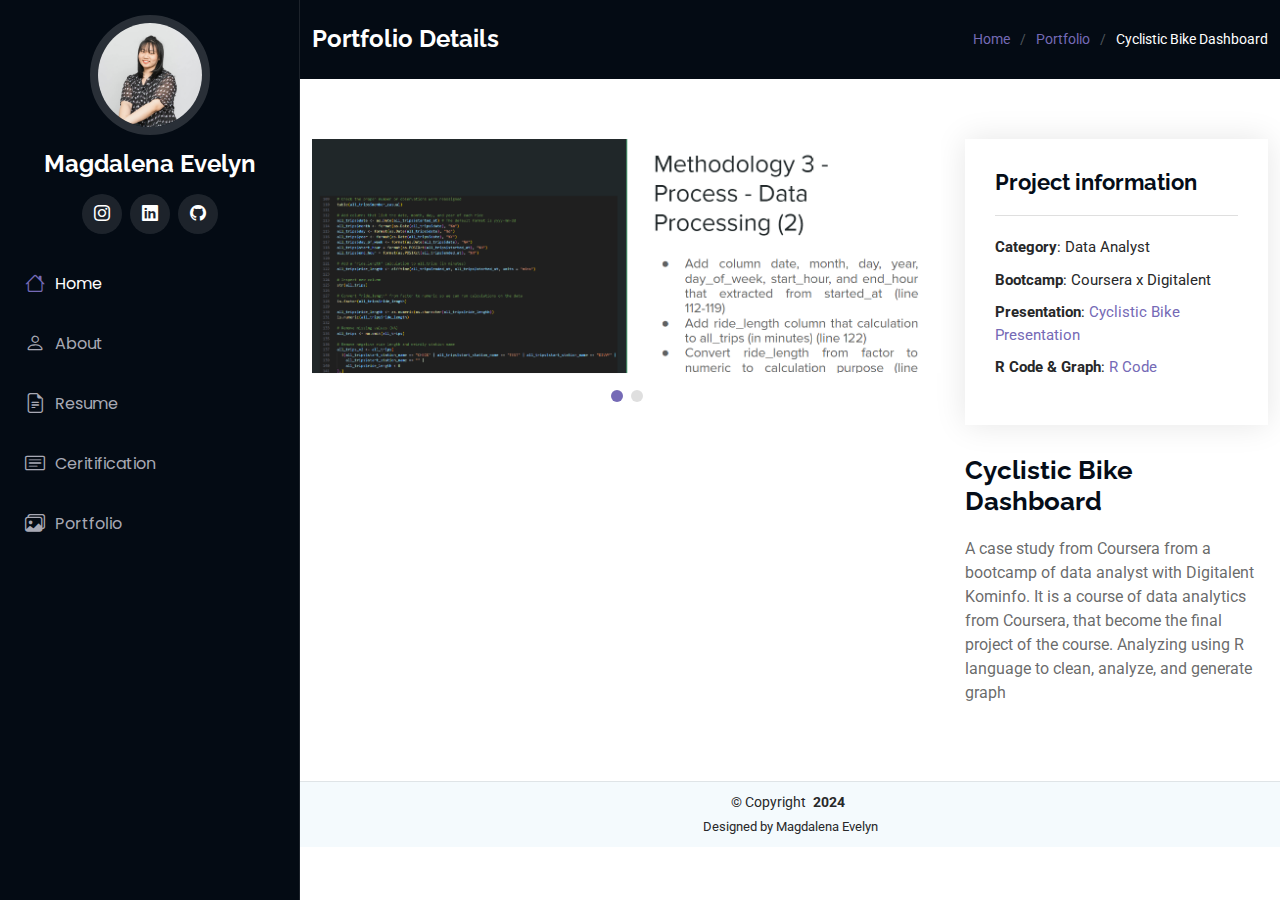
<file: portofolio/bike-details.html>
<!DOCTYPE html>
<html lang="en">

<head>
  <meta charset="utf-8">
  <meta content="width=device-width, initial-scale=1.0" name="viewport">
  <title>Cyclistic Bike Dashboard - Portfolio Details</title>
  <meta content="" name="description">
  <meta content="" name="keywords">

  <!-- Favicons -->
  <link href="../assets/img/me-logo.png" rel="icon">
  <link href="../assets/img/apple-touch-icon.png" rel="apple-touch-icon">

  <!-- Fonts -->
  <link href="https://fonts.googleapis.com" rel="preconnect">
  <link href="https://fonts.gstatic.com" rel="preconnect" crossorigin>
  <link href="https://fonts.googleapis.com/css2?family=Roboto:ital,wght@0,100;0,300;0,400;0,500;0,700;0,900;1,100;1,300;1,400;1,500;1,700;1,900&family=Poppins:ital,wght@0,100;0,200;0,300;0,400;0,500;0,600;0,700;0,800;0,900;1,100;1,200;1,300;1,400;1,500;1,600;1,700;1,800;1,900&family=Raleway:ital,wght@0,100;0,200;0,300;0,400;0,500;0,600;0,700;0,800;0,900;1,100;1,200;1,300;1,400;1,500;1,600;1,700;1,800;1,900&display=swap" rel="stylesheet">

  <!-- Vendor CSS Files -->
  <link href="../assets/vendor/bootstrap/css/bootstrap.min.css" rel="stylesheet">
  <link href="../assets/vendor/bootstrap-icons/bootstrap-icons.css" rel="stylesheet">
  <link href="../assets/vendor/aos/aos.css" rel="stylesheet">
  <link href="../assets/vendor/glightbox/css/glightbox.min.css" rel="stylesheet">
  <link href="../assets/vendor/swiper/swiper-bundle.min.css" rel="stylesheet">

  <!-- Main CSS File -->
  <link href="../assets/css/main.css" rel="stylesheet">
</head>

<body class="portfolio-details-page">

  <header id="header" class="header dark-background d-flex flex-column">
    <i class="header-toggle d-xl-none bi bi-list"></i>

    <div class="profile-img avatar" alt="avatar">
      <img src="../assets/img/profile.png" alt="" class="img-fluid rounded-circle">
    </div>

    <a href="index.html" class="logo d-flex align-items-center justify-content-center">
      <h1 class="sitename">Magdalena Evelyn</h1>
    </a>

    <div class="social-links text-center">
      <a href="https://www.instagram.com/mgdln_evelyn/" class="instagram" target="_blank"><i class="bi bi-instagram"></i></a>
      <a href="https://www.linkedin.com/in/magdalena-evelyn-halim/" class="linkedin" target="_blank"><i class="bi bi-linkedin"></i></a>
      <a href="https://github.com/magdalenaevelyn" class="github" target="_blank"><i class="bi bi-github"></i></a>
    </div>

    <nav id="navmenu" class="navmenu">
      <ul>
        <li><a href="../index.html" class="active"><i class="bi bi-house navicon"></i>Home</a></li>
        <li><a href="../index.html#about"><i class="bi bi-person navicon"></i> About</a></li>
        <li><a href="../index.html#resume"><i class="bi bi-file-earmark-text navicon"></i> Resume</a></li>
        <li><a href="../index.html#license"><i class="bi bi-card-text navicon"></i> Ceritification</a></li>
        <li><a href="../index.html#portfolio"><i class="bi bi-images navicon"></i> Portfolio</a></li>
      </ul>
    </nav>

  </header>

  <main class="main">

    <!-- Page Title -->
    <div class="page-title dark-background">
      <div class="container d-lg-flex justify-content-between align-items-center">
        <h1 class="mb-2 mb-lg-0">Portfolio Details</h1>
        <nav class="breadcrumbs">
          <ol>
            <li><a href="../index.html">Home</a></li>
            <li><a href="../index.html#portfolio">Portfolio</a></li>
            <li class="current"></a>Cyclistic Bike Dashboard</li>
          </ol>
        </nav>
      </div>
    </div><!-- End Page Title -->

    <!-- Portfolio Details Section -->
    <section id="portfolio-details" class="portfolio-details section">

      <div class="container" data-aos="fade-up" data-aos-delay="100">

        <div class="row gy-4">

          <div class="col-lg-8">
            <div class="portfolio-details-slider swiper init-swiper">

              <script type="application/json" class="swiper-config">
                {
                  "loop": true,
                  "speed": 600,
                  "autoplay": {
                    "delay": 5000
                  },
                  "slidesPerView": "auto",
                  "pagination": {
                    "el": ".swiper-pagination",
                    "type": "bullets",
                    "clickable": true
                  }
                }
              </script>

              <div class="swiper-wrapper align-items-center">

                <div class="swiper-slide">
                  <img src="../assets/img/portfolio/bike-1.png" alt="">
                </div>

                <div class="swiper-slide">
                  <img src="../assets/img/portfolio/bike-2.png" alt="">
                </div>

              </div>
              <div class="swiper-pagination"></div>
            </div>
          </div>

          <div class="col-lg-4">
            <div class="portfolio-info" data-aos="fade-up" data-aos-delay="200">
              <h3>Project information</h3>
              <ul>
                <li><strong>Category</strong>: Data Analyst</li>
                <li><strong>Bootcamp</strong>: Coursera x Digitalent</li>
                <li><strong>Presentation</strong>: <a href="https://docs.google.com/presentation/d/1fvFKZiBel-baapYkzBdIJ8wEgQ4RfbktbURx3XY68eU/edit?usp=drive_link" target="_blank">Cyclistic Bike Presentation</a></li>
                <li><strong>R Code & Graph</strong>: <a href="https://github.com/magdalenaevelyn/Cyclistic-Bikesharing-Coursera" target="_blank">R Code</a></li>
              </ul>
            </div>
            <div class="portfolio-description" data-aos="fade-up" data-aos-delay="300">
              <h2>Cyclistic Bike Dashboard</h2>
              <p>
                A case study from Coursera from a bootcamp of data analyst with Digitalent Kominfo. It is a course of data analytics
                from Coursera, that become the final project of the course. Analyzing using R language to clean, analyze, and
                generate graph
              </p>
            </div>
          </div>

        </div>

      </div>

    </section><!-- /Portfolio Details Section -->

  </main>

  <footer id="footer" class="footer position-relative light-background">

    <div class="container">
      <div class="copyright text-center ">
        <p>© <span>Copyright</span> <strong class="px-1 sitename">2024</strong> </p>
      </div>
      <div class="credits">
        Designed by Magdalena Evelyn</a>
      </div>
    </div>

  </footer>

  <!-- Scroll Top -->
  <a href="#" id="scroll-top" class="scroll-top d-flex align-items-center justify-content-center"><i class="bi bi-arrow-up-short"></i></a>

  <!-- Preloader -->
  <div id="preloader"></div>

  <!-- Vendor JS Files -->
  <script src="../assets/vendor/bootstrap/js/bootstrap.bundle.min.js"></script>
  <script src="../assets/vendor/php-email-form/validate.js"></script>
  <script src="../assets/vendor/aos/aos.js"></script>
  <script src="../assets/vendor/typed.js/typed.umd.js"></script>
  <script src="../assets/vendor/purecounter/purecounter_vanilla.js"></script>
  <script src="../assets/vendor/waypoints/noframework.waypoints.js"></script>
  <script src="../assets/vendor/glightbox/js/glightbox.min.js"></script>
  <script src="../assets/vendor/imagesloaded/imagesloaded.pkgd.min.js"></script>
  <script src="../assets/vendor/isotope-layout/isotope.pkgd.min.js"></script>
  <script src="../assets/vendor/swiper/swiper-bundle.min.js"></script>

  <!-- Main JS File -->
  <script src="../assets/js/main.js"></script>

</body>

</html>
</file>
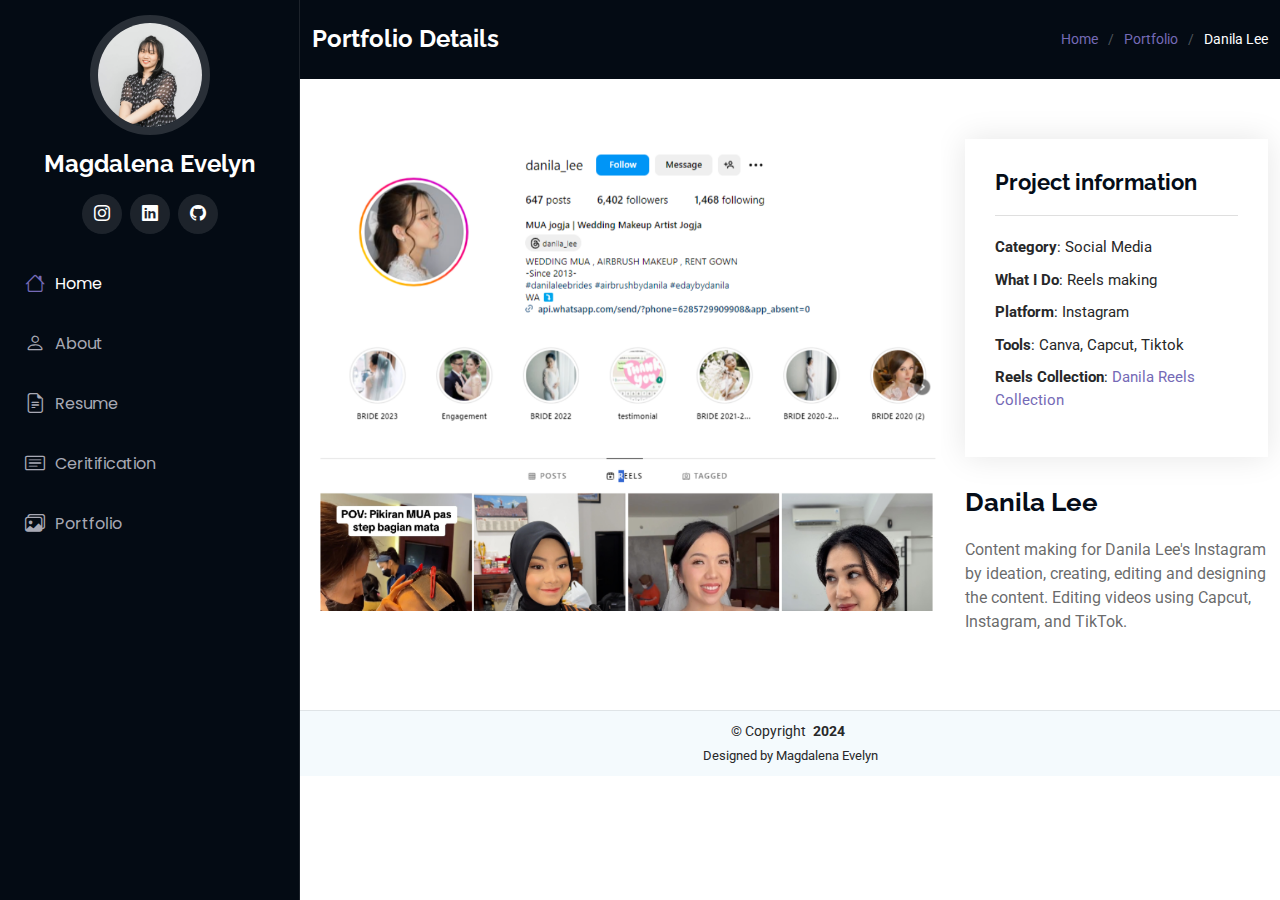
<file: portofolio/danila-details.html>
<!DOCTYPE html>
<html lang="en">

<head>
  <meta charset="utf-8">
  <meta content="width=device-width, initial-scale=1.0" name="viewport">
  <title>Danila Lee - Portfolio Details</title>
  <meta content="" name="description">
  <meta content="" name="keywords">

  <!-- Favicons -->
  <link href="../assets/img/me-logo.png" rel="icon">
  <link href="../assets/img/apple-touch-icon.png" rel="apple-touch-icon">

  <!-- Fonts -->
  <link href="https://fonts.googleapis.com" rel="preconnect">
  <link href="https://fonts.gstatic.com" rel="preconnect" crossorigin>
  <link href="https://fonts.googleapis.com/css2?family=Roboto:ital,wght@0,100;0,300;0,400;0,500;0,700;0,900;1,100;1,300;1,400;1,500;1,700;1,900&family=Poppins:ital,wght@0,100;0,200;0,300;0,400;0,500;0,600;0,700;0,800;0,900;1,100;1,200;1,300;1,400;1,500;1,600;1,700;1,800;1,900&family=Raleway:ital,wght@0,100;0,200;0,300;0,400;0,500;0,600;0,700;0,800;0,900;1,100;1,200;1,300;1,400;1,500;1,600;1,700;1,800;1,900&display=swap" rel="stylesheet">

  <!-- Vendor CSS Files -->
  <link href="../assets/vendor/bootstrap/css/bootstrap.min.css" rel="stylesheet">
  <link href="../assets/vendor/bootstrap-icons/bootstrap-icons.css" rel="stylesheet">
  <link href="../assets/vendor/aos/aos.css" rel="stylesheet">
  <link href="../assets/vendor/glightbox/css/glightbox.min.css" rel="stylesheet">
  <link href="../assets/vendor/swiper/swiper-bundle.min.css" rel="stylesheet">

  <!-- Main CSS File -->
  <link href="../assets/css/main.css" rel="stylesheet">
</head>

<body class="portfolio-details-page">

  <header id="header" class="header dark-background d-flex flex-column">
    <i class="header-toggle d-xl-none bi bi-list"></i>

    <div class="profile-img avatar" alt="avatar">
      <img src="../assets/img/profile.png" alt="" class="img-fluid rounded-circle">
    </div>

    <a href="index.html" class="logo d-flex align-items-center justify-content-center">
      <!-- Uncomment the line below if you also wish to use an image logo -->
      <!-- <img src="assets/img/logo.png" alt=""> -->
      <h1 class="sitename">Magdalena Evelyn</h1>
    </a>

    <div class="social-links text-center">
      <a href="https://www.instagram.com/mgdln_evelyn/" class="instagram" target="_blank"><i class="bi bi-instagram"></i></a>
      <a href="https://www.linkedin.com/in/magdalena-evelyn-halim/" class="linkedin" target="_blank"><i class="bi bi-linkedin"></i></a>
      <a href="https://github.com/magdalenaevelyn" class="github" target="_blank"><i class="bi bi-github"></i></a>
    </div>

    <nav id="navmenu" class="navmenu">
      <ul>
        <li><a href="../index.html" class="active"><i class="bi bi-house navicon"></i>Home</a></li>
        <li><a href="../index.html#about"><i class="bi bi-person navicon"></i> About</a></li>
        <li><a href="../index.html#resume"><i class="bi bi-file-earmark-text navicon"></i> Resume</a></li>
        <li><a href="../index.html#license"><i class="bi bi-card-text navicon"></i> Ceritification</a></li>
        <li><a href="../index.html#portfolio"><i class="bi bi-images navicon"></i> Portfolio</a></li>
      </ul>
    </nav>

  </header>

  <main class="main">

    <!-- Page Title -->
    <div class="page-title dark-background">
      <div class="container d-lg-flex justify-content-between align-items-center">
        <h1 class="mb-2 mb-lg-0">Portfolio Details</h1>
        <nav class="breadcrumbs">
          <ol>
            <li><a href="../index.html">Home</a></li>
            <li><a href="../index.html#portfolio">Portfolio</a></li>
            <li class="current"></a>Danila Lee</li>
          </ol>
        </nav>
      </div>
    </div><!-- End Page Title -->

    <!-- Portfolio Details Section -->
    <section id="portfolio-details" class="portfolio-details section">

      <div class="container" data-aos="fade-up" data-aos-delay="100">

        <div class="row gy-4">

          <div class="col-lg-8">
            <div class="portfolio-details-slider swiper init-swiper">

              <script type="application/json" class="swiper-config">
                {
                  "loop": true,
                  "speed": 600,
                  "autoplay": {
                    "delay": 5000
                  },
                  "slidesPerView": "auto",
                  "pagination": {
                    "el": ".swiper-pagination",
                    "type": "bullets",
                    "clickable": true
                  }
                }
              </script>

              <div class="swiper-wrapper align-items-center">

                <div class="swiper-slide">
                  <img src="../assets/img/portfolio/danila-0.png" alt="">
                </div>

              </div>
              <div class="swiper-pagination"></div>
            </div>
          </div>

          <div class="col-lg-4">
            <div class="portfolio-info" data-aos="fade-up" data-aos-delay="200">
              <h3>Project information</h3>
              <ul>
                <li><strong>Category</strong>: Social Media</li>
                <li><strong>What I Do</strong>: Reels making</li>
                <li><strong>Platform</strong>: Instagram</li>
                <li><strong>Tools</strong>: Canva, Capcut, Tiktok</li>
                <li><strong>Reels Collection</strong>: <a href="https://www.youtube.com/playlist?list=PL3P2qNNsGKNpNcLrfyY_8UrGAAA5Jxrgf" target="_blank">Danila Reels Collection</a></li>
              </ul>
            </div>
            <div class="portfolio-description" data-aos="fade-up" data-aos-delay="300">
              <h2>Danila Lee</h2>
              <p>
                Content making for Danila Lee's Instagram by ideation, creating, editing and designing the content. Editing videos using
                Capcut, Instagram, and TikTok.
              </p>
            </div>
          </div>

        </div>

      </div>

    </section><!-- /Portfolio Details Section -->

  </main>

  <footer id="footer" class="footer position-relative light-background">

    <div class="container">
      <div class="copyright text-center ">
        <p>© <span>Copyright</span> <strong class="px-1 sitename">2024</strong> </p>
      </div>
      <div class="credits">
        Designed by Magdalena Evelyn</a>
      </div>
    </div>

  </footer>

  <!-- Scroll Top -->
  <a href="#" id="scroll-top" class="scroll-top d-flex align-items-center justify-content-center"><i class="bi bi-arrow-up-short"></i></a>

  <!-- Preloader -->
  <div id="preloader"></div>

  <!-- Vendor JS Files -->
  <script src="../assets/vendor/bootstrap/js/bootstrap.bundle.min.js"></script>
  <script src="../assets/vendor/php-email-form/validate.js"></script>
  <script src="../assets/vendor/aos/aos.js"></script>
  <script src="../assets/vendor/typed.js/typed.umd.js"></script>
  <script src="../assets/vendor/purecounter/purecounter_vanilla.js"></script>
  <script src="../assets/vendor/waypoints/noframework.waypoints.js"></script>
  <script src="../assets/vendor/glightbox/js/glightbox.min.js"></script>
  <script src="../assets/vendor/imagesloaded/imagesloaded.pkgd.min.js"></script>
  <script src="../assets/vendor/isotope-layout/isotope.pkgd.min.js"></script>
  <script src="../assets/vendor/swiper/swiper-bundle.min.js"></script>

  <!-- Main JS File -->
  <script src="../assets/js/main.js"></script>

</body>

</html>
</file>
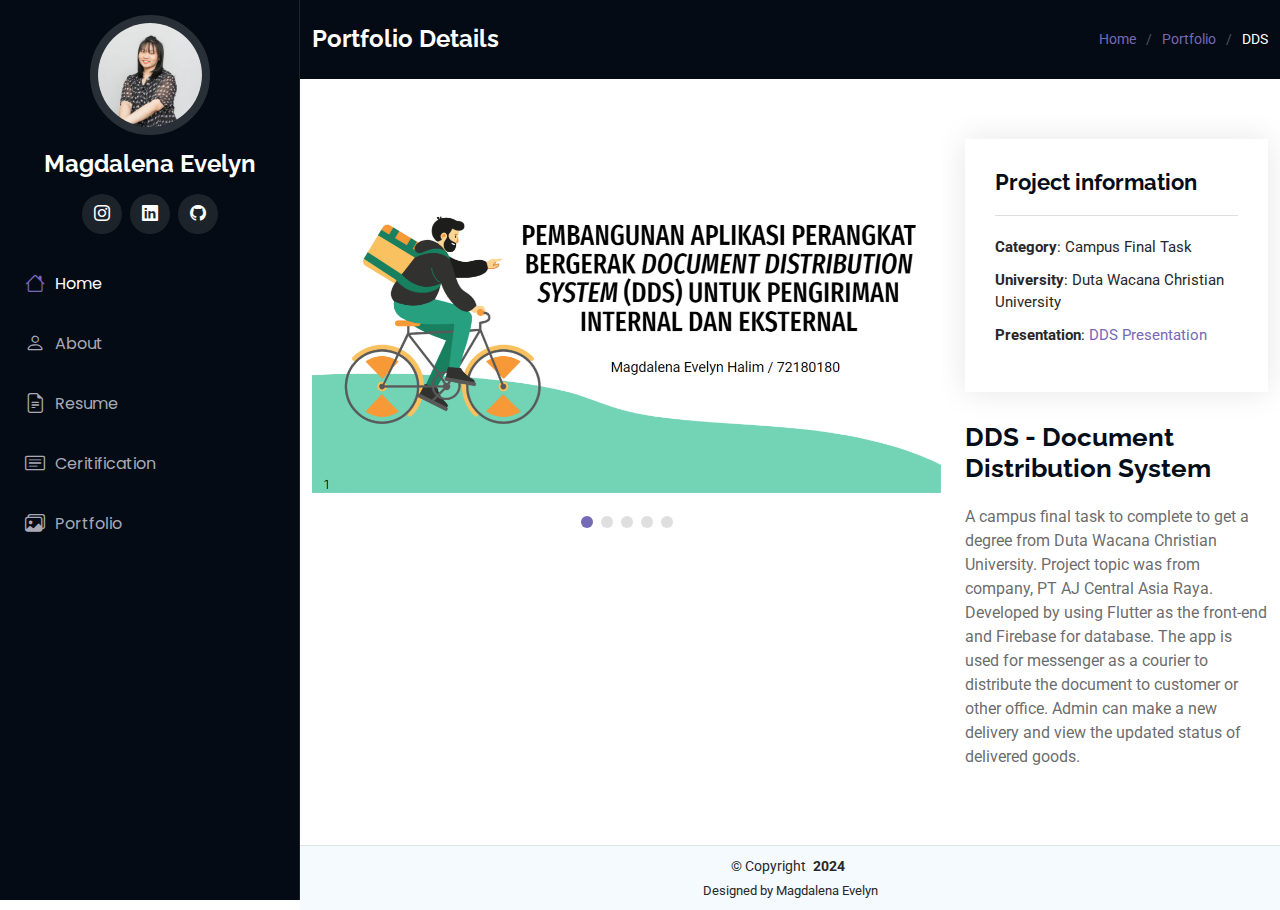
<file: portofolio/dds-details.html>
<!DOCTYPE html>
<html lang="en">

<head>
  <meta charset="utf-8">
  <meta content="width=device-width, initial-scale=1.0" name="viewport">
  <title>DDS - Portfolio Details</title>
  <meta content="" name="description">
  <meta content="" name="keywords">

  <!-- Favicons -->
  <link href="../assets/img/me-logo.png" rel="icon">
  <link href="../assets/img/apple-touch-icon.png" rel="apple-touch-icon">

  <!-- Fonts -->
  <link href="https://fonts.googleapis.com" rel="preconnect">
  <link href="https://fonts.gstatic.com" rel="preconnect" crossorigin>
  <link href="https://fonts.googleapis.com/css2?family=Roboto:ital,wght@0,100;0,300;0,400;0,500;0,700;0,900;1,100;1,300;1,400;1,500;1,700;1,900&family=Poppins:ital,wght@0,100;0,200;0,300;0,400;0,500;0,600;0,700;0,800;0,900;1,100;1,200;1,300;1,400;1,500;1,600;1,700;1,800;1,900&family=Raleway:ital,wght@0,100;0,200;0,300;0,400;0,500;0,600;0,700;0,800;0,900;1,100;1,200;1,300;1,400;1,500;1,600;1,700;1,800;1,900&display=swap" rel="stylesheet">

  <!-- Vendor CSS Files -->
  <link href="../assets/vendor/bootstrap/css/bootstrap.min.css" rel="stylesheet">
  <link href="../assets/vendor/bootstrap-icons/bootstrap-icons.css" rel="stylesheet">
  <link href="../assets/vendor/aos/aos.css" rel="stylesheet">
  <link href="../assets/vendor/glightbox/css/glightbox.min.css" rel="stylesheet">
  <link href="../assets/vendor/swiper/swiper-bundle.min.css" rel="stylesheet">

  <!-- Main CSS File -->
  <link href="../assets/css/main.css" rel="stylesheet">
</head>

<body class="portfolio-details-page">

  <header id="header" class="header dark-background d-flex flex-column">
    <i class="header-toggle d-xl-none bi bi-list"></i>

    <div class="profile-img avatar" alt="avatar">
      <img src="../assets/img/profile.png" alt="" class="img-fluid rounded-circle">
    </div>

    <a href="index.html" class="logo d-flex align-items-center justify-content-center">
      <!-- Uncomment the line below if you also wish to use an image logo -->
      <!-- <img src="assets/img/logo.png" alt=""> -->
      <h1 class="sitename">Magdalena Evelyn</h1>
    </a>

    <div class="social-links text-center">
      <a href="https://www.instagram.com/mgdln_evelyn/" class="instagram" target="_blank"><i class="bi bi-instagram"></i></a>
      <a href="https://www.linkedin.com/in/magdalena-evelyn-halim/" class="linkedin" target="_blank"><i class="bi bi-linkedin"></i></a>
      <a href="https://github.com/magdalenaevelyn" class="github" target="_blank"><i class="bi bi-github"></i></a>
    </div>

    <nav id="navmenu" class="navmenu">
      <ul>
        <li><a href="../index.html" class="active"><i class="bi bi-house navicon"></i>Home</a></li>
        <li><a href="../index.html#about"><i class="bi bi-person navicon"></i> About</a></li>
        <li><a href="../index.html#resume"><i class="bi bi-file-earmark-text navicon"></i> Resume</a></li>
        <li><a href="../index.html#license"><i class="bi bi-card-text navicon"></i> Ceritification</a></li>
        <li><a href="../index.html#portfolio"><i class="bi bi-images navicon"></i> Portfolio</a></li>
      </ul>
    </nav>

  </header>

  <main class="main">

    <!-- Page Title -->
    <div class="page-title dark-background">
      <div class="container d-lg-flex justify-content-between align-items-center">
        <h1 class="mb-2 mb-lg-0">Portfolio Details</h1>
        <nav class="breadcrumbs">
          <ol>
            <li><a href="../index.html">Home</a></li>
            <li><a href="../index.html#portfolio">Portfolio</a></li>
            <li class="current"></a>DDS</li>
          </ol>
        </nav>
      </div>
    </div><!-- End Page Title -->

    <!-- Portfolio Details Section -->
    <section id="portfolio-details" class="portfolio-details section">

      <div class="container" data-aos="fade-up" data-aos-delay="100">

        <div class="row gy-4">

          <div class="col-lg-8">
            <div class="portfolio-details-slider swiper init-swiper">

              <script type="application/json" class="swiper-config">
                {
                  "loop": true,
                  "speed": 600,
                  "autoplay": {
                    "delay": 5000
                  },
                  "slidesPerView": "auto",
                  "pagination": {
                    "el": ".swiper-pagination",
                    "type": "bullets",
                    "clickable": true
                  }
                }
              </script>

              <div class="swiper-wrapper align-items-center">

                <div class="swiper-slide">
                    <img src="../assets/img/portfolio/dds-1.png" alt="">
                </div>

                <div class="swiper-slide">
                    <img src="../assets/img/portfolio/dds-2.png" alt="">
                </div>

                <div class="swiper-slide">
                    <img src="../assets/img/portfolio/dds-3.png" alt="">
                </div>

                <div class="swiper-slide">
                    <img src="../assets/img/portfolio/dds-4.png" alt="">
                </div>

                <div class="swiper-slide">
                    <img src="../assets/img/portfolio/dds-5.png" alt="">
                </div>

              </div>
              <div class="swiper-pagination"></div>
            </div>
          </div>

          <div class="col-lg-4">
            <div class="portfolio-info" data-aos="fade-up" data-aos-delay="200">
              <h3>Project information</h3>
              <ul>
                <li><strong>Category</strong>: Campus Final Task</li>
                <li><strong>University</strong>: Duta Wacana Christian University</li>
                <li><strong>Presentation</strong>: <a href="https://docs.google.com/presentation/d/1STbhzihXbzzpR-9rWRx5wqJkj1n2vB57/edit?usp=sharing&ouid=110726342788739293834&rtpof=true&sd=true" target="_blank">DDS Presentation</a></li>
              </ul>
            </div>
            <div class="portfolio-description" data-aos="fade-up" data-aos-delay="300">
              <h2>DDS - Document Distribution System</h2>
              <p>
                A campus final task to complete to get a degree from Duta Wacana Christian University. Project topic was from company, PT AJ Central Asia Raya.
                Developed by using Flutter as the front-end and Firebase for database. The app is used for messenger as a courier to distribute the document to customer
                or other office. Admin can make a new delivery and view the updated status of delivered goods.
              </p>
            </div>
          </div>

        </div>

      </div>

    </section><!-- /Portfolio Details Section -->

  </main>

  <footer id="footer" class="footer position-relative light-background">

    <div class="container">
      <div class="copyright text-center ">
        <p>© <span>Copyright</span> <strong class="px-1 sitename">2024</strong> </p>
      </div>
      <div class="credits">
        Designed by Magdalena Evelyn</a>
      </div>
    </div>

  </footer>

  <!-- Scroll Top -->
  <a href="#" id="scroll-top" class="scroll-top d-flex align-items-center justify-content-center"><i class="bi bi-arrow-up-short"></i></a>

  <!-- Preloader -->
  <div id="preloader"></div>

  <!-- Vendor JS Files -->
  <script src="../assets/vendor/bootstrap/js/bootstrap.bundle.min.js"></script>
  <script src="../assets/vendor/php-email-form/validate.js"></script>
  <script src="../assets/vendor/aos/aos.js"></script>
  <script src="../assets/vendor/typed.js/typed.umd.js"></script>
  <script src="../assets/vendor/purecounter/purecounter_vanilla.js"></script>
  <script src="../assets/vendor/waypoints/noframework.waypoints.js"></script>
  <script src="../assets/vendor/glightbox/js/glightbox.min.js"></script>
  <script src="../assets/vendor/imagesloaded/imagesloaded.pkgd.min.js"></script>
  <script src="../assets/vendor/isotope-layout/isotope.pkgd.min.js"></script>
  <script src="../assets/vendor/swiper/swiper-bundle.min.js"></script>

  <!-- Main JS File -->
  <script src="../assets/js/main.js"></script>

</body>

</html>
</file>
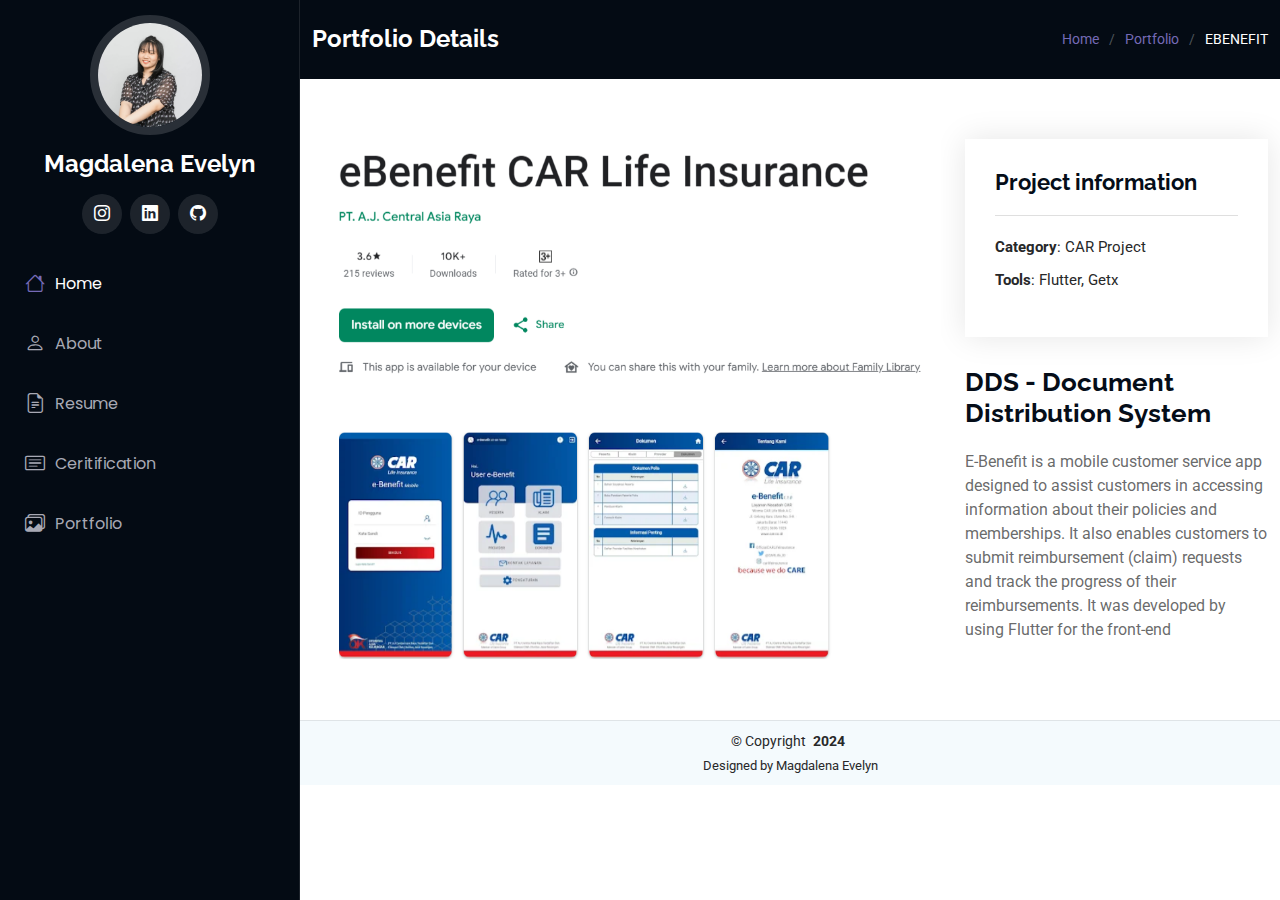
<file: portofolio/ebenefit-details.html>
<!DOCTYPE html>
<html lang="en">

<head>
  <meta charset="utf-8">
  <meta content="width=device-width, initial-scale=1.0" name="viewport">
  <title>EBENEFIT - Portfolio Details</title>
  <meta content="" name="description">
  <meta content="" name="keywords">

  <!-- Favicons -->
  <link href="../assets/img/me-logo.png" rel="icon">
  <link href="../assets/img/apple-touch-icon.png" rel="apple-touch-icon">

  <!-- Fonts -->
  <link href="https://fonts.googleapis.com" rel="preconnect">
  <link href="https://fonts.gstatic.com" rel="preconnect" crossorigin>
  <link href="https://fonts.googleapis.com/css2?family=Roboto:ital,wght@0,100;0,300;0,400;0,500;0,700;0,900;1,100;1,300;1,400;1,500;1,700;1,900&family=Poppins:ital,wght@0,100;0,200;0,300;0,400;0,500;0,600;0,700;0,800;0,900;1,100;1,200;1,300;1,400;1,500;1,600;1,700;1,800;1,900&family=Raleway:ital,wght@0,100;0,200;0,300;0,400;0,500;0,600;0,700;0,800;0,900;1,100;1,200;1,300;1,400;1,500;1,600;1,700;1,800;1,900&display=swap" rel="stylesheet">

  <!-- Vendor CSS Files -->
  <link href="../assets/vendor/bootstrap/css/bootstrap.min.css" rel="stylesheet">
  <link href="../assets/vendor/bootstrap-icons/bootstrap-icons.css" rel="stylesheet">
  <link href="../assets/vendor/aos/aos.css" rel="stylesheet">
  <link href="../assets/vendor/glightbox/css/glightbox.min.css" rel="stylesheet">
  <link href="../assets/vendor/swiper/swiper-bundle.min.css" rel="stylesheet">

  <!-- Main CSS File -->
  <link href="../assets/css/main.css" rel="stylesheet">
</head>

<body class="portfolio-details-page">

  <header id="header" class="header dark-background d-flex flex-column">
    <i class="header-toggle d-xl-none bi bi-list"></i>

    <div class="profile-img avatar" alt="avatar">
      <img src="../assets/img/profile.png" alt="" class="img-fluid rounded-circle">
    </div>

    <a href="index.html" class="logo d-flex align-items-center justify-content-center">
      <!-- Uncomment the line below if you also wish to use an image logo -->
      <!-- <img src="assets/img/logo.png" alt=""> -->
      <h1 class="sitename">Magdalena Evelyn</h1>
    </a>

    <div class="social-links text-center">
      <a href="https://www.instagram.com/mgdln_evelyn/" class="instagram" target="_blank"><i class="bi bi-instagram"></i></a>
      <a href="https://www.linkedin.com/in/magdalena-evelyn-halim/" class="linkedin" target="_blank"><i class="bi bi-linkedin"></i></a>
      <a href="https://github.com/magdalenaevelyn" class="github" target="_blank"><i class="bi bi-github"></i></a>
    </div>

    <nav id="navmenu" class="navmenu">
      <ul>
        <li><a href="../index.html" class="active"><i class="bi bi-house navicon"></i>Home</a></li>
        <li><a href="../index.html#about"><i class="bi bi-person navicon"></i> About</a></li>
        <li><a href="../index.html#resume"><i class="bi bi-file-earmark-text navicon"></i> Resume</a></li>
        <li><a href="../index.html#license"><i class="bi bi-card-text navicon"></i> Ceritification</a></li>
        <li><a href="../index.html#portfolio"><i class="bi bi-images navicon"></i> Portfolio</a></li>
      </ul>
    </nav>

  </header>

  <main class="main">

    <!-- Page Title -->
    <div class="page-title dark-background">
      <div class="container d-lg-flex justify-content-between align-items-center">
        <h1 class="mb-2 mb-lg-0">Portfolio Details</h1>
        <nav class="breadcrumbs">
          <ol>
            <li><a href="../index.html">Home</a></li>
            <li><a href="../index.html#portfolio">Portfolio</a></li>
            <li class="current"></a>EBENEFIT</li>
          </ol>
        </nav>
      </div>
    </div><!-- End Page Title -->

    <!-- Portfolio Details Section -->
    <section id="portfolio-details" class="portfolio-details section">

      <div class="container" data-aos="fade-up" data-aos-delay="100">

        <div class="row gy-4">

          <div class="col-lg-8">
            <div class="portfolio-details-slider swiper init-swiper">

              <script type="application/json" class="swiper-config">
                {
                  "loop": true,
                  "speed": 600,
                  "autoplay": {
                    "delay": 5000
                  },
                  "slidesPerView": "auto",
                  "pagination": {
                    "el": ".swiper-pagination",
                    "type": "bullets",
                    "clickable": true
                  }
                }
              </script>

              <div class="swiper-wrapper align-items-center">

                <div class="swiper-slide">
                    <img src="../assets/img/portfolio/ebenefit-1.png" alt="">
                </div>

              </div>
              <div class="swiper-pagination"></div>
            </div>
          </div>

          <div class="col-lg-4">
            <div class="portfolio-info" data-aos="fade-up" data-aos-delay="200">
              <h3>Project information</h3>
              <ul>
                <li><strong>Category</strong>: CAR Project</li>
                <li><strong>Tools</strong>: Flutter, Getx</li>
              </ul>
            </div>
            <div class="portfolio-description" data-aos="fade-up" data-aos-delay="300">
              <h2>DDS - Document Distribution System</h2>
              <p>
                E-Benefit is a mobile customer service app designed to assist customers in accessing information about their policies and memberships. 
                It also enables customers to submit reimbursement (claim) requests and track the progress of their reimbursements. It was 
                developed by using Flutter for the front-end
              </p>
            </div>
          </div>

        </div>

      </div>

    </section><!-- /Portfolio Details Section -->

  </main>

  <footer id="footer" class="footer position-relative light-background">

    <div class="container">
      <div class="copyright text-center ">
        <p>© <span>Copyright</span> <strong class="px-1 sitename">2024</strong> </p>
      </div>
      <div class="credits">
        Designed by Magdalena Evelyn</a>
      </div>
    </div>

  </footer>

  <!-- Scroll Top -->
  <a href="#" id="scroll-top" class="scroll-top d-flex align-items-center justify-content-center"><i class="bi bi-arrow-up-short"></i></a>

  <!-- Preloader -->
  <div id="preloader"></div>

  <!-- Vendor JS Files -->
  <script src="../assets/vendor/bootstrap/js/bootstrap.bundle.min.js"></script>
  <script src="../assets/vendor/php-email-form/validate.js"></script>
  <script src="../assets/vendor/aos/aos.js"></script>
  <script src="../assets/vendor/typed.js/typed.umd.js"></script>
  <script src="../assets/vendor/purecounter/purecounter_vanilla.js"></script>
  <script src="../assets/vendor/waypoints/noframework.waypoints.js"></script>
  <script src="../assets/vendor/glightbox/js/glightbox.min.js"></script>
  <script src="../assets/vendor/imagesloaded/imagesloaded.pkgd.min.js"></script>
  <script src="../assets/vendor/isotope-layout/isotope.pkgd.min.js"></script>
  <script src="../assets/vendor/swiper/swiper-bundle.min.js"></script>

  <!-- Main JS File -->
  <script src="../assets/js/main.js"></script>

</body>

</html>
</file>
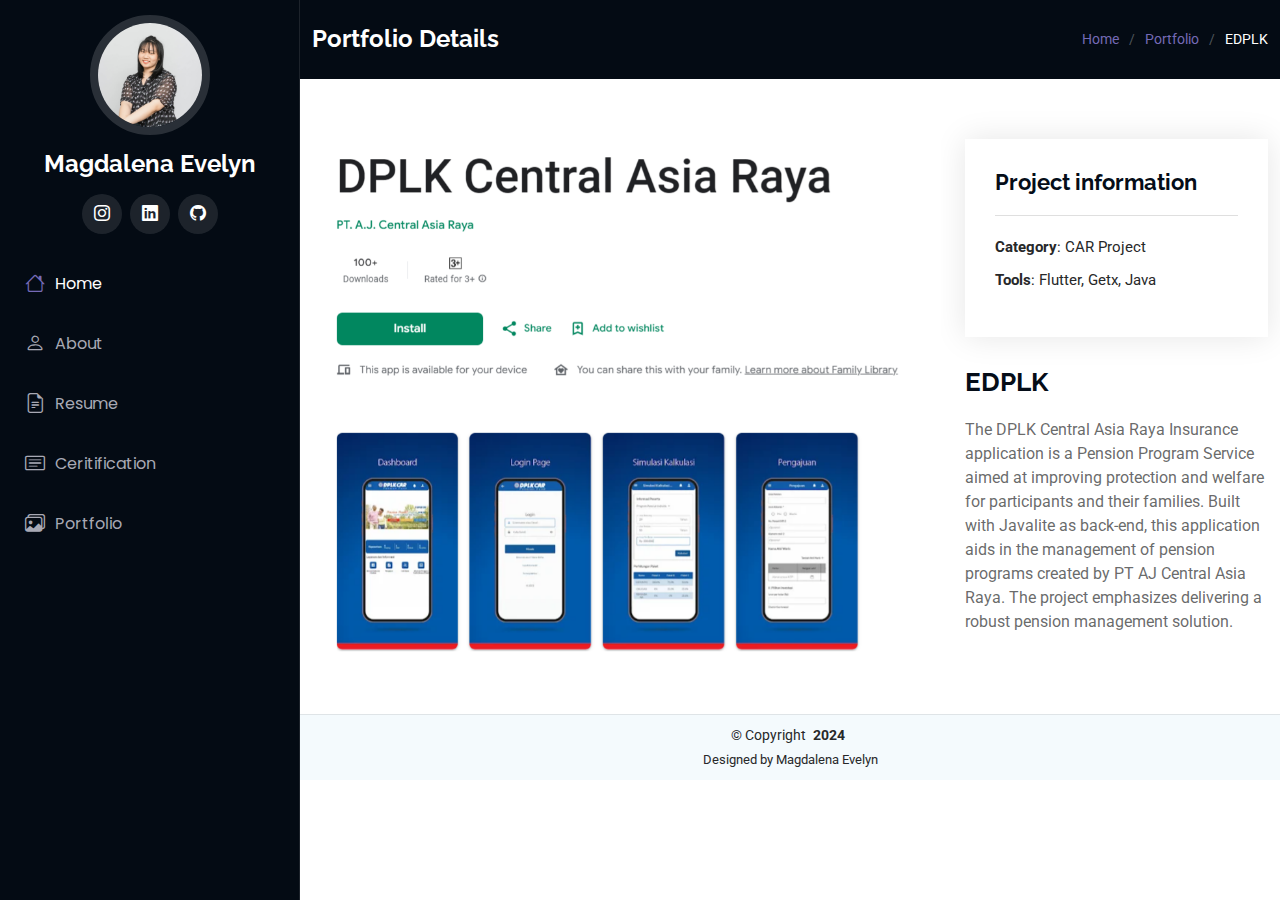
<file: portofolio/edplk-details.html>
<!DOCTYPE html>
<html lang="en">

<head>
  <meta charset="utf-8">
  <meta content="width=device-width, initial-scale=1.0" name="viewport">
  <title>EDPLK - Portfolio Details</title>
  <meta content="" name="description">
  <meta content="" name="keywords">

  <!-- Favicons -->
  <link href="../assets/img/me-logo.png" rel="icon">
  <link href="../assets/img/apple-touch-icon.png" rel="apple-touch-icon">

  <!-- Fonts -->
  <link href="https://fonts.googleapis.com" rel="preconnect">
  <link href="https://fonts.gstatic.com" rel="preconnect" crossorigin>
  <link href="https://fonts.googleapis.com/css2?family=Roboto:ital,wght@0,100;0,300;0,400;0,500;0,700;0,900;1,100;1,300;1,400;1,500;1,700;1,900&family=Poppins:ital,wght@0,100;0,200;0,300;0,400;0,500;0,600;0,700;0,800;0,900;1,100;1,200;1,300;1,400;1,500;1,600;1,700;1,800;1,900&family=Raleway:ital,wght@0,100;0,200;0,300;0,400;0,500;0,600;0,700;0,800;0,900;1,100;1,200;1,300;1,400;1,500;1,600;1,700;1,800;1,900&display=swap" rel="stylesheet">

  <!-- Vendor CSS Files -->
  <link href="../assets/vendor/bootstrap/css/bootstrap.min.css" rel="stylesheet">
  <link href="../assets/vendor/bootstrap-icons/bootstrap-icons.css" rel="stylesheet">
  <link href="../assets/vendor/aos/aos.css" rel="stylesheet">
  <link href="../assets/vendor/glightbox/css/glightbox.min.css" rel="stylesheet">
  <link href="../assets/vendor/swiper/swiper-bundle.min.css" rel="stylesheet">

  <!-- Main CSS File -->
  <link href="../assets/css/main.css" rel="stylesheet">
</head>

<body class="portfolio-details-page">

  <header id="header" class="header dark-background d-flex flex-column">
    <i class="header-toggle d-xl-none bi bi-list"></i>

    <div class="profile-img avatar" alt="avatar">
      <img src="../assets/img/profile.png" alt="" class="img-fluid rounded-circle">
    </div>

    <a href="index.html" class="logo d-flex align-items-center justify-content-center">
      <!-- Uncomment the line below if you also wish to use an image logo -->
      <!-- <img src="assets/img/logo.png" alt=""> -->
      <h1 class="sitename">Magdalena Evelyn</h1>
    </a>

    <div class="social-links text-center">
      <a href="https://www.instagram.com/mgdln_evelyn/" class="instagram" target="_blank"><i class="bi bi-instagram"></i></a>
      <a href="https://www.linkedin.com/in/magdalena-evelyn-halim/" class="linkedin" target="_blank"><i class="bi bi-linkedin"></i></a>
      <a href="https://github.com/magdalenaevelyn" class="github" target="_blank"><i class="bi bi-github"></i></a>
    </div>

    <nav id="navmenu" class="navmenu">
      <ul>
        <li><a href="../index.html" class="active"><i class="bi bi-house navicon"></i>Home</a></li>
        <li><a href="../index.html#about"><i class="bi bi-person navicon"></i> About</a></li>
        <li><a href="../index.html#resume"><i class="bi bi-file-earmark-text navicon"></i> Resume</a></li>
        <li><a href="../index.html#license"><i class="bi bi-card-text navicon"></i> Ceritification</a></li>
        <li><a href="../index.html#portfolio"><i class="bi bi-images navicon"></i> Portfolio</a></li>
      </ul>
    </nav>

  </header>

  <main class="main">

    <!-- Page Title -->
    <div class="page-title dark-background">
      <div class="container d-lg-flex justify-content-between align-items-center">
        <h1 class="mb-2 mb-lg-0">Portfolio Details</h1>
        <nav class="breadcrumbs">
          <ol>
            <li><a href="../index.html">Home</a></li>
            <li><a href="../index.html#portfolio">Portfolio</a></li>
            <li class="current"></a>EDPLK</li>
          </ol>
        </nav>
      </div>
    </div><!-- End Page Title -->

    <!-- Portfolio Details Section -->
    <section id="portfolio-details" class="portfolio-details section">

      <div class="container" data-aos="fade-up" data-aos-delay="100">

        <div class="row gy-4">

          <div class="col-lg-8">
            <div class="portfolio-details-slider swiper init-swiper">

              <script type="application/json" class="swiper-config">
                {
                  "loop": true,
                  "speed": 600,
                  "autoplay": {
                    "delay": 5000
                  },
                  "slidesPerView": "auto",
                  "pagination": {
                    "el": ".swiper-pagination",
                    "type": "bullets",
                    "clickable": true
                  }
                }
              </script>

              <div class="swiper-wrapper align-items-center">

                <div class="swiper-slide">
                    <img src="../assets/img/portfolio/edplk-1.png" alt="">
                </div>

              </div>
              <div class="swiper-pagination"></div>
            </div>
          </div>

          <div class="col-lg-4">
            <div class="portfolio-info" data-aos="fade-up" data-aos-delay="200">
              <h3>Project information</h3>
              <ul>
                <li><strong>Category</strong>: CAR Project</li>
                <li><strong>Tools</strong>: Flutter, Getx, Java</li>
              </ul>
            </div>
            <div class="portfolio-description" data-aos="fade-up" data-aos-delay="300">
              <h2>EDPLK</h2>
              <p>
                The DPLK Central Asia Raya Insurance application is a Pension Program Service aimed at improving protection and welfare for participants 
                and their families. Built with Javalite as back-end, this application aids in the management of pension programs created by PT AJ Central Asia Raya. 
                The project emphasizes delivering a robust pension management solution.
              </p>
            </div>
          </div>

        </div>

      </div>

    </section><!-- /Portfolio Details Section -->

  </main>

  <footer id="footer" class="footer position-relative light-background">

    <div class="container">
      <div class="copyright text-center ">
        <p>© <span>Copyright</span> <strong class="px-1 sitename">2024</strong> </p>
      </div>
      <div class="credits">
        Designed by Magdalena Evelyn</a>
      </div>
    </div>

  </footer>

  <!-- Scroll Top -->
  <a href="#" id="scroll-top" class="scroll-top d-flex align-items-center justify-content-center"><i class="bi bi-arrow-up-short"></i></a>

  <!-- Preloader -->
  <div id="preloader"></div>

  <!-- Vendor JS Files -->
  <script src="../assets/vendor/bootstrap/js/bootstrap.bundle.min.js"></script>
  <script src="../assets/vendor/php-email-form/validate.js"></script>
  <script src="../assets/vendor/aos/aos.js"></script>
  <script src="../assets/vendor/typed.js/typed.umd.js"></script>
  <script src="../assets/vendor/purecounter/purecounter_vanilla.js"></script>
  <script src="../assets/vendor/waypoints/noframework.waypoints.js"></script>
  <script src="../assets/vendor/glightbox/js/glightbox.min.js"></script>
  <script src="../assets/vendor/imagesloaded/imagesloaded.pkgd.min.js"></script>
  <script src="../assets/vendor/isotope-layout/isotope.pkgd.min.js"></script>
  <script src="../assets/vendor/swiper/swiper-bundle.min.js"></script>

  <!-- Main JS File -->
  <script src="../assets/js/main.js"></script>

</body>

</html>
</file>
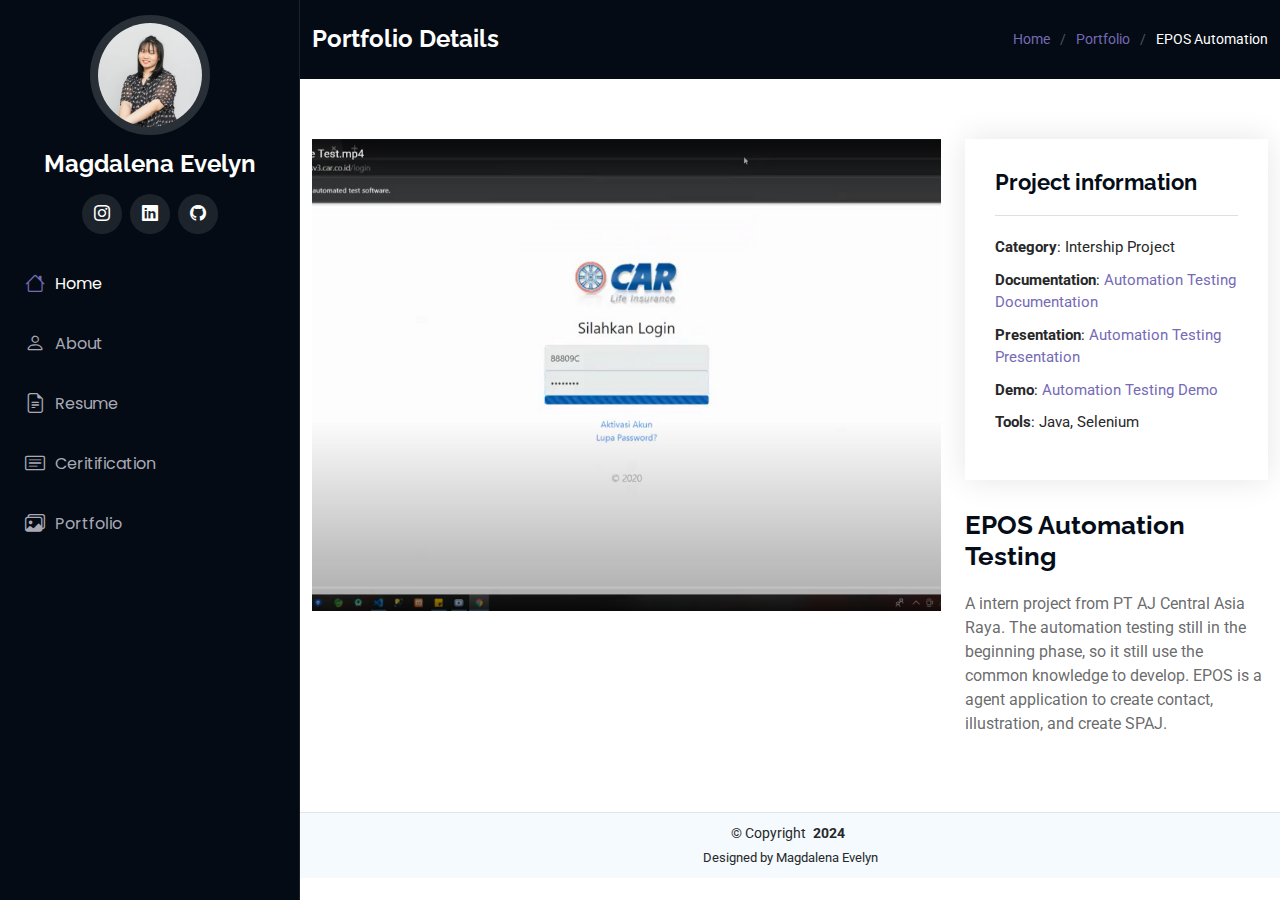
<file: portofolio/epos-automation-details.html>
<!DOCTYPE html>
<html lang="en">

<head>
  <meta charset="utf-8">
  <meta content="width=device-width, initial-scale=1.0" name="viewport">
  <title>EPOS Automation - Portfolio Details</title>
  <meta content="" name="description">
  <meta content="" name="keywords">

  <!-- Favicons -->
  <link href="../assets/img/me-logo.png" rel="icon">
  <link href="../assets/img/apple-touch-icon.png" rel="apple-touch-icon">

  <!-- Fonts -->
  <link href="https://fonts.googleapis.com" rel="preconnect">
  <link href="https://fonts.gstatic.com" rel="preconnect" crossorigin>
  <link href="https://fonts.googleapis.com/css2?family=Roboto:ital,wght@0,100;0,300;0,400;0,500;0,700;0,900;1,100;1,300;1,400;1,500;1,700;1,900&family=Poppins:ital,wght@0,100;0,200;0,300;0,400;0,500;0,600;0,700;0,800;0,900;1,100;1,200;1,300;1,400;1,500;1,600;1,700;1,800;1,900&family=Raleway:ital,wght@0,100;0,200;0,300;0,400;0,500;0,600;0,700;0,800;0,900;1,100;1,200;1,300;1,400;1,500;1,600;1,700;1,800;1,900&display=swap" rel="stylesheet">

  <!-- Vendor CSS Files -->
  <link href="../assets/vendor/bootstrap/css/bootstrap.min.css" rel="stylesheet">
  <link href="../assets/vendor/bootstrap-icons/bootstrap-icons.css" rel="stylesheet">
  <link href="../assets/vendor/aos/aos.css" rel="stylesheet">
  <link href="../assets/vendor/glightbox/css/glightbox.min.css" rel="stylesheet">
  <link href="../assets/vendor/swiper/swiper-bundle.min.css" rel="stylesheet">

  <!-- Main CSS File -->
  <link href="../assets/css/main.css" rel="stylesheet">
</head>

<body class="portfolio-details-page">

  <header id="header" class="header dark-background d-flex flex-column">
    <i class="header-toggle d-xl-none bi bi-list"></i>

    <div class="profile-img avatar" alt="avatar">
      <img src="../assets/img/profile.png" alt="" class="img-fluid rounded-circle">
    </div>

    <a href="index.html" class="logo d-flex align-items-center justify-content-center">
      <!-- Uncomment the line below if you also wish to use an image logo -->
      <!-- <img src="assets/img/logo.png" alt=""> -->
      <h1 class="sitename">Magdalena Evelyn</h1>
    </a>

    <div class="social-links text-center">
      <a href="https://www.instagram.com/mgdln_evelyn/" class="instagram" target="_blank"><i class="bi bi-instagram"></i></a>
      <a href="https://www.linkedin.com/in/magdalena-evelyn-halim/" class="linkedin" target="_blank"><i class="bi bi-linkedin"></i></a>
      <a href="https://github.com/magdalenaevelyn" class="github" target="_blank"><i class="bi bi-github"></i></a>
    </div>

    <nav id="navmenu" class="navmenu">
      <ul>
        <li><a href="../index.html" class="active"><i class="bi bi-house navicon"></i>Home</a></li>
        <li><a href="../index.html#about"><i class="bi bi-person navicon"></i> About</a></li>
        <li><a href="../index.html#resume"><i class="bi bi-file-earmark-text navicon"></i> Resume</a></li>
        <li><a href="../index.html#license"><i class="bi bi-card-text navicon"></i> Ceritification</a></li>
        <li><a href="../index.html#portfolio"><i class="bi bi-images navicon"></i> Portfolio</a></li>
      </ul>
    </nav>

  </header>

  <main class="main">

    <!-- Page Title -->
    <div class="page-title dark-background">
      <div class="container d-lg-flex justify-content-between align-items-center">
        <h1 class="mb-2 mb-lg-0">Portfolio Details</h1>
        <nav class="breadcrumbs">
          <ol>
            <li><a href="../index.html">Home</a></li>
            <li><a href="../index.html#portfolio">Portfolio</a></li>
            <li class="current"></a>EPOS Automation</li>
          </ol>
        </nav>
      </div>
    </div><!-- End Page Title -->

    <!-- Portfolio Details Section -->
    <section id="portfolio-details" class="portfolio-details section">

      <div class="container" data-aos="fade-up" data-aos-delay="100">

        <div class="row gy-4">

          <div class="col-lg-8">
            <div class="portfolio-details-slider swiper init-swiper">

              <script type="application/json" class="swiper-config">
                {
                  "loop": true,
                  "speed": 600,
                  "autoplay": {
                    "delay": 5000
                  },
                  "slidesPerView": "auto",
                  "pagination": {
                    "el": ".swiper-pagination",
                    "type": "bullets",
                    "clickable": true
                  }
                }
              </script>

              <div class="swiper-wrapper align-items-center">

                <div class="swiper-slide">
                    <img src="../assets/img/portfolio/epos-automation-0.png" alt="">
                </div>

              </div>
              <div class="swiper-pagination"></div>
            </div>
          </div>

          <div class="col-lg-4">
            <div class="portfolio-info" data-aos="fade-up" data-aos-delay="200">
              <h3>Project information</h3>
              <ul>
                <li><strong>Category</strong>: Intership Project</li>
                <li><strong>Documentation</strong>: <a href="https://drive.google.com/file/d/1M9PoSn1GqkqbQuHH7m9-yRbB4GC-rgjU/view?usp=sharing" target="_blank">Automation Testing Documentation</a></li>
                <li><strong>Presentation</strong>: <a href="https://docs.google.com/presentation/d/1rLnNvd7BCtrlF0Q9688Ij_95M-TXLdOU/edit?usp=sharing&ouid=111162333106186486853&rtpof=true&sd=true" target="_blank">Automation Testing Presentation</a></li>
                <li><strong>Demo</strong>: <a href="https://drive.google.com/file/d/1Xs9xczpB5clP15OyQMpzkH5f6ReM2ab6/view?usp=drive_link" target="_blank">Automation Testing Demo</a></li>
                <li><strong>Tools</strong>: Java, Selenium</li>
              </ul>
            </div>
            <div class="portfolio-description" data-aos="fade-up" data-aos-delay="300">
              <h2>EPOS Automation Testing</h2>
              <p>
                A intern project from PT AJ Central Asia Raya. The automation testing still in the beginning phase, so it still use the common knowledge to develop.
                EPOS is a agent application to create contact, illustration, and create SPAJ. 
              </p>
            </div>
          </div>

        </div>

      </div>

    </section><!-- /Portfolio Details Section -->

  </main>

  <footer id="footer" class="footer position-relative light-background">

    <div class="container">
      <div class="copyright text-center ">
        <p>© <span>Copyright</span> <strong class="px-1 sitename">2024</strong> </p>
      </div>
      <div class="credits">
        Designed by Magdalena Evelyn</a>
      </div>
    </div>

  </footer>

  <!-- Scroll Top -->
  <a href="#" id="scroll-top" class="scroll-top d-flex align-items-center justify-content-center"><i class="bi bi-arrow-up-short"></i></a>

  <!-- Preloader -->
  <div id="preloader"></div>

  <!-- Vendor JS Files -->
  <script src="../assets/vendor/bootstrap/js/bootstrap.bundle.min.js"></script>
  <script src="../assets/vendor/php-email-form/validate.js"></script>
  <script src="../assets/vendor/aos/aos.js"></script>
  <script src="../assets/vendor/typed.js/typed.umd.js"></script>
  <script src="../assets/vendor/purecounter/purecounter_vanilla.js"></script>
  <script src="../assets/vendor/waypoints/noframework.waypoints.js"></script>
  <script src="../assets/vendor/glightbox/js/glightbox.min.js"></script>
  <script src="../assets/vendor/imagesloaded/imagesloaded.pkgd.min.js"></script>
  <script src="../assets/vendor/isotope-layout/isotope.pkgd.min.js"></script>
  <script src="../assets/vendor/swiper/swiper-bundle.min.js"></script>

  <!-- Main JS File -->
  <script src="../assets/js/main.js"></script>

</body>

</html>
</file>
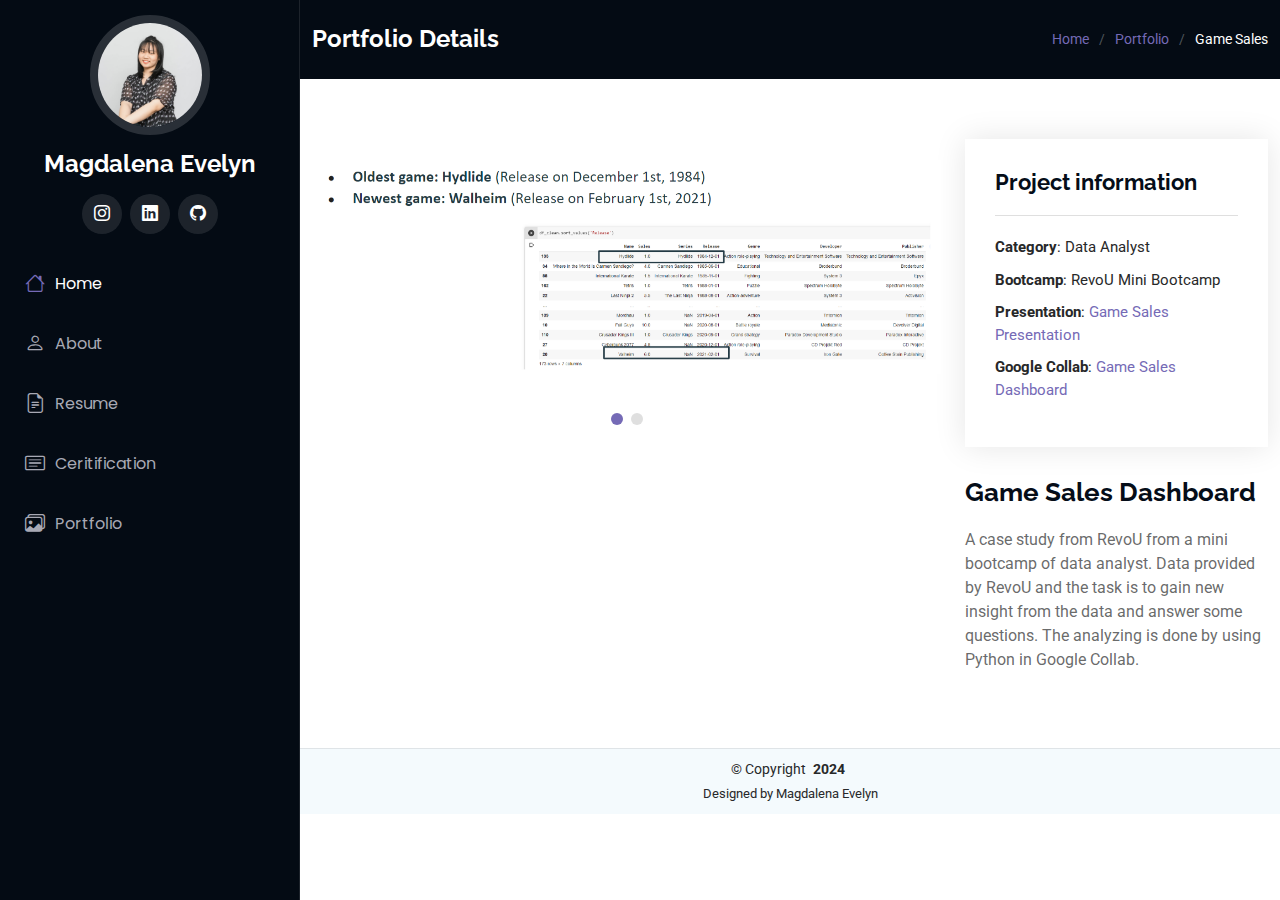
<file: portofolio/game-details.html>
<!DOCTYPE html>
<html lang="en">

<head>
  <meta charset="utf-8">
  <meta content="width=device-width, initial-scale=1.0" name="viewport">
  <title>Game Sales - Portfolio Details</title>
  <meta content="" name="description">
  <meta content="" name="keywords">

  <!-- Favicons -->
  <link href="../assets/img/me-logo.png" rel="icon">
  <link href="../assets/img/apple-touch-icon.png" rel="apple-touch-icon">

  <!-- Fonts -->
  <link href="https://fonts.googleapis.com" rel="preconnect">
  <link href="https://fonts.gstatic.com" rel="preconnect" crossorigin>
  <link href="https://fonts.googleapis.com/css2?family=Roboto:ital,wght@0,100;0,300;0,400;0,500;0,700;0,900;1,100;1,300;1,400;1,500;1,700;1,900&family=Poppins:ital,wght@0,100;0,200;0,300;0,400;0,500;0,600;0,700;0,800;0,900;1,100;1,200;1,300;1,400;1,500;1,600;1,700;1,800;1,900&family=Raleway:ital,wght@0,100;0,200;0,300;0,400;0,500;0,600;0,700;0,800;0,900;1,100;1,200;1,300;1,400;1,500;1,600;1,700;1,800;1,900&display=swap" rel="stylesheet">

  <!-- Vendor CSS Files -->
  <link href="../assets/vendor/bootstrap/css/bootstrap.min.css" rel="stylesheet">
  <link href="../assets/vendor/bootstrap-icons/bootstrap-icons.css" rel="stylesheet">
  <link href="../assets/vendor/aos/aos.css" rel="stylesheet">
  <link href="../assets/vendor/glightbox/css/glightbox.min.css" rel="stylesheet">
  <link href="../assets/vendor/swiper/swiper-bundle.min.css" rel="stylesheet">

  <!-- Main CSS File -->
  <link href="../assets/css/main.css" rel="stylesheet">
</head>

<body class="portfolio-details-page">

  <header id="header" class="header dark-background d-flex flex-column">
    <i class="header-toggle d-xl-none bi bi-list"></i>

    <div class="profile-img avatar" alt="avatar">
      <img src="../assets/img/profile.png" alt="" class="img-fluid rounded-circle">
    </div>

    <a href="index.html" class="logo d-flex align-items-center justify-content-center">
      <!-- Uncomment the line below if you also wish to use an image logo -->
      <!-- <img src="assets/img/logo.png" alt=""> -->
      <h1 class="sitename">Magdalena Evelyn</h1>
    </a>

    <div class="social-links text-center">
      <a href="https://www.instagram.com/mgdln_evelyn/" class="instagram" target="_blank"><i class="bi bi-instagram"></i></a>
      <a href="https://www.linkedin.com/in/magdalena-evelyn-halim/" class="linkedin" target="_blank"><i class="bi bi-linkedin"></i></a>
      <a href="https://github.com/magdalenaevelyn" class="github" target="_blank"><i class="bi bi-github"></i></a>
    </div>

    <nav id="navmenu" class="navmenu">
      <ul>
        <li><a href="../index.html" class="active"><i class="bi bi-house navicon"></i>Home</a></li>
        <li><a href="../index.html#about"><i class="bi bi-person navicon"></i> About</a></li>
        <li><a href="../index.html#resume"><i class="bi bi-file-earmark-text navicon"></i> Resume</a></li>
        <li><a href="../index.html#license"><i class="bi bi-card-text navicon"></i> Ceritification</a></li>
        <li><a href="../index.html#portfolio"><i class="bi bi-images navicon"></i> Portfolio</a></li>
      </ul>
    </nav>

  </header>

  <main class="main">

    <!-- Page Title -->
    <div class="page-title dark-background">
      <div class="container d-lg-flex justify-content-between align-items-center">
        <h1 class="mb-2 mb-lg-0">Portfolio Details</h1>
        <nav class="breadcrumbs">
          <ol>
            <li><a href="../index.html">Home</a></li>
            <li><a href="../index.html#portfolio">Portfolio</a></li>
            <li class="current"></a>Game Sales</li>
          </ol>
        </nav>
      </div>
    </div><!-- End Page Title -->

    <!-- Portfolio Details Section -->
    <section id="portfolio-details" class="portfolio-details section">

      <div class="container" data-aos="fade-up" data-aos-delay="100">

        <div class="row gy-4">

          <div class="col-lg-8">
            <div class="portfolio-details-slider swiper init-swiper">

              <script type="application/json" class="swiper-config">
                {
                  "loop": true,
                  "speed": 600,
                  "autoplay": {
                    "delay": 5000
                  },
                  "slidesPerView": "auto",
                  "pagination": {
                    "el": ".swiper-pagination",
                    "type": "bullets",
                    "clickable": true
                  }
                }
              </script>

              <div class="swiper-wrapper align-items-center">

                <div class="swiper-slide">
                  <img src="../assets/img/portfolio/game-1.png" alt="">
                </div>

                <div class="swiper-slide">
                  <img src="../assets/img/portfolio/game-2.png" alt="">
                </div>

              </div>
              <div class="swiper-pagination"></div>
            </div>
          </div>

          <div class="col-lg-4">
            <div class="portfolio-info" data-aos="fade-up" data-aos-delay="200">
              <h3>Project information</h3>
              <ul>
                <li><strong>Category</strong>: Data Analyst</li>
                <li><strong>Bootcamp</strong>: RevoU Mini Bootcamp</li>
                <li><strong>Presentation</strong>: <a href="https://docs.google.com/presentation/d/1PsTPFByL3c6w3Sd4NhbtawsuhnwlAqajNzM0NlJKGEM/edit?usp=drive_link" target="_blank">Game Sales Presentation</a></li>
                <li><strong>Google Collab</strong>: <a href="https://colab.research.google.com/drive/1IIGk91Mz6jKpYoMDX68yDX_AAV9j-144?usp=sharing" target="_blank">Game Sales Dashboard</a></li>
              </ul>
            </div>
            <div class="portfolio-description" data-aos="fade-up" data-aos-delay="300">
              <h2>Game Sales Dashboard</h2>
              <p>
                A case study from RevoU from a mini bootcamp of data analyst. Data provided by RevoU and the task is to 
                gain new insight from the data and answer some questions. The analyzing is done by using Python in Google Collab.
              </p>
            </div>
          </div>

        </div>

      </div>

    </section><!-- /Portfolio Details Section -->

  </main>

  <footer id="footer" class="footer position-relative light-background">

    <div class="container">
      <div class="copyright text-center ">
        <p>© <span>Copyright</span> <strong class="px-1 sitename">2024</strong> </p>
      </div>
      <div class="credits">
        Designed by Magdalena Evelyn</a>
      </div>
    </div>

  </footer>

  <!-- Scroll Top -->
  <a href="#" id="scroll-top" class="scroll-top d-flex align-items-center justify-content-center"><i class="bi bi-arrow-up-short"></i></a>

  <!-- Preloader -->
  <div id="preloader"></div>

  <!-- Vendor JS Files -->
  <script src="../assets/vendor/bootstrap/js/bootstrap.bundle.min.js"></script>
  <script src="../assets/vendor/php-email-form/validate.js"></script>
  <script src="../assets/vendor/aos/aos.js"></script>
  <script src="../assets/vendor/typed.js/typed.umd.js"></script>
  <script src="../assets/vendor/purecounter/purecounter_vanilla.js"></script>
  <script src="../assets/vendor/waypoints/noframework.waypoints.js"></script>
  <script src="../assets/vendor/glightbox/js/glightbox.min.js"></script>
  <script src="../assets/vendor/imagesloaded/imagesloaded.pkgd.min.js"></script>
  <script src="../assets/vendor/isotope-layout/isotope.pkgd.min.js"></script>
  <script src="../assets/vendor/swiper/swiper-bundle.min.js"></script>

  <!-- Main JS File -->
  <script src="../assets/js/main.js"></script>

</body>

</html>
</file>
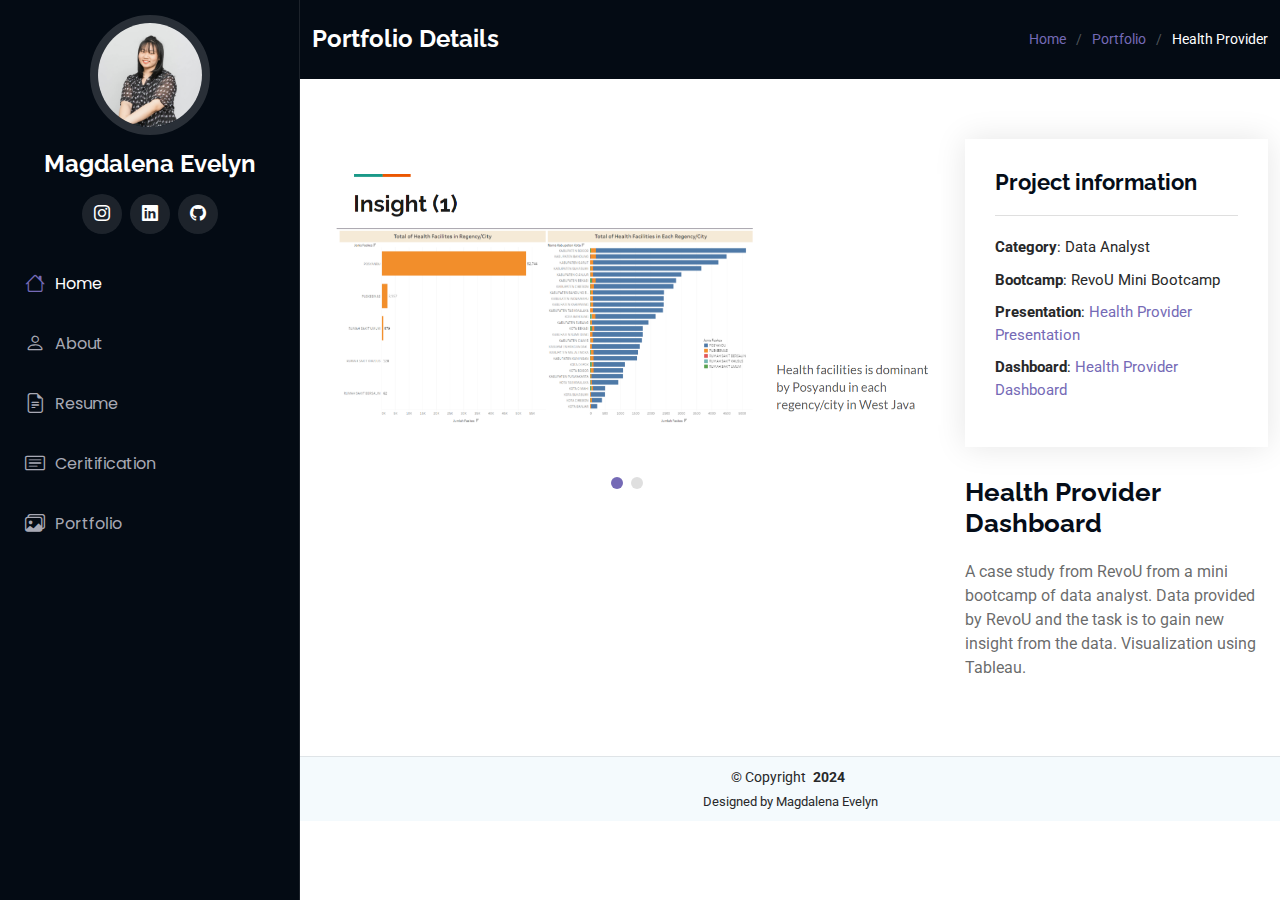
<file: portofolio/health-details.html>
<!DOCTYPE html>
<html lang="en">

<head>
  <meta charset="utf-8">
  <meta content="width=device-width, initial-scale=1.0" name="viewport">
  <title>Health Provider - Portfolio Details</title>
  <meta content="" name="description">
  <meta content="" name="keywords">

  <!-- Favicons -->
  <link href="../assets/img/me-logo.png" rel="icon">
  <link href="../assets/img/apple-touch-icon.png" rel="apple-touch-icon">

  <!-- Fonts -->
  <link href="https://fonts.googleapis.com" rel="preconnect">
  <link href="https://fonts.gstatic.com" rel="preconnect" crossorigin>
  <link href="https://fonts.googleapis.com/css2?family=Roboto:ital,wght@0,100;0,300;0,400;0,500;0,700;0,900;1,100;1,300;1,400;1,500;1,700;1,900&family=Poppins:ital,wght@0,100;0,200;0,300;0,400;0,500;0,600;0,700;0,800;0,900;1,100;1,200;1,300;1,400;1,500;1,600;1,700;1,800;1,900&family=Raleway:ital,wght@0,100;0,200;0,300;0,400;0,500;0,600;0,700;0,800;0,900;1,100;1,200;1,300;1,400;1,500;1,600;1,700;1,800;1,900&display=swap" rel="stylesheet">

  <!-- Vendor CSS Files -->
  <link href="../assets/vendor/bootstrap/css/bootstrap.min.css" rel="stylesheet">
  <link href="../assets/vendor/bootstrap-icons/bootstrap-icons.css" rel="stylesheet">
  <link href="../assets/vendor/aos/aos.css" rel="stylesheet">
  <link href="../assets/vendor/glightbox/css/glightbox.min.css" rel="stylesheet">
  <link href="../assets/vendor/swiper/swiper-bundle.min.css" rel="stylesheet">

  <!-- Main CSS File -->
  <link href="../assets/css/main.css" rel="stylesheet">
</head>

<body class="portfolio-details-page">

  <header id="header" class="header dark-background d-flex flex-column">
    <i class="header-toggle d-xl-none bi bi-list"></i>

    <div class="profile-img avatar" alt="avatar">
      <img src="../assets/img/profile.png" alt="" class="img-fluid rounded-circle">
    </div>

    <a href="index.html" class="logo d-flex align-items-center justify-content-center">
      <!-- Uncomment the line below if you also wish to use an image logo -->
      <!-- <img src="assets/img/logo.png" alt=""> -->
      <h1 class="sitename">Magdalena Evelyn</h1>
    </a>

    <div class="social-links text-center">
      <a href="https://www.instagram.com/mgdln_evelyn/" class="instagram" target="_blank"><i class="bi bi-instagram"></i></a>
      <a href="https://www.linkedin.com/in/magdalena-evelyn-halim/" class="linkedin" target="_blank"><i class="bi bi-linkedin"></i></a>
      <a href="https://github.com/magdalenaevelyn" class="github" target="_blank"><i class="bi bi-github"></i></a>
    </div>

    <nav id="navmenu" class="navmenu">
      <ul>
        <li><a href="../index.html" class="active"><i class="bi bi-house navicon"></i>Home</a></li>
        <li><a href="../index.html#about"><i class="bi bi-person navicon"></i> About</a></li>
        <li><a href="../index.html#resume"><i class="bi bi-file-earmark-text navicon"></i> Resume</a></li>
        <li><a href="../index.html#license"><i class="bi bi-card-text navicon"></i> Ceritification</a></li>
        <li><a href="../index.html#portfolio"><i class="bi bi-images navicon"></i> Portfolio</a></li>
      </ul>
    </nav>

  </header>

  <main class="main">

    <!-- Page Title -->
    <div class="page-title dark-background">
      <div class="container d-lg-flex justify-content-between align-items-center">
        <h1 class="mb-2 mb-lg-0">Portfolio Details</h1>
        <nav class="breadcrumbs">
          <ol>
            <li><a href="../index.html">Home</a></li>
            <li><a href="../index.html#portfolio">Portfolio</a></li>
            <li class="current"></a>Health Provider</li>
          </ol>
        </nav>
      </div>
    </div><!-- End Page Title -->

    <!-- Portfolio Details Section -->
    <section id="portfolio-details" class="portfolio-details section">

      <div class="container" data-aos="fade-up" data-aos-delay="100">

        <div class="row gy-4">

          <div class="col-lg-8">
            <div class="portfolio-details-slider swiper init-swiper">

              <script type="application/json" class="swiper-config">
                {
                  "loop": true,
                  "speed": 600,
                  "autoplay": {
                    "delay": 5000
                  },
                  "slidesPerView": "auto",
                  "pagination": {
                    "el": ".swiper-pagination",
                    "type": "bullets",
                    "clickable": true
                  }
                }
              </script>

              <div class="swiper-wrapper align-items-center">

                <div class="swiper-slide">
                  <img src="../assets/img/portfolio/health-1.png" alt="">
                </div>

                <div class="swiper-slide">
                  <img src="../assets/img/portfolio/health-2.png" alt="">
                </div>

              </div>
              <div class="swiper-pagination"></div>
            </div>
          </div>

          <div class="col-lg-4">
            <div class="portfolio-info" data-aos="fade-up" data-aos-delay="200">
              <h3>Project information</h3>
              <ul>
                <li><strong>Category</strong>: Data Analyst</li>
                <li><strong>Bootcamp</strong>: RevoU Mini Bootcamp</li>
                <li><strong>Presentation</strong>: <a href="https://docs.google.com/presentation/d/1WaAfwlqpFVCGG7lJWKFfbQ5zRlBhxK4NlJABeqmfV0M/edit?usp=drive_link" target="_blank">Health Provider Presentation</a></li>
                <li><strong>Dashboard</strong>: <a href="https://public.tableau.com/app/profile/magdalena.evelyn.halim/viz/RevoU-DAMC-ConditionofHealthFacilitiesHealthServiceinEachRegencyCityinWestJava/Dashboard1#1" target="_blank">Health Provider Dashboard</a></li>
              </ul>
            </div>
            <div class="portfolio-description" data-aos="fade-up" data-aos-delay="300">
              <h2>Health Provider Dashboard</h2>
              <p>
                A case study from RevoU from a mini bootcamp of data analyst. Data provided by RevoU and the task is to 
                gain new insight from the data. Visualization using Tableau.
              </p>
            </div>
          </div>

        </div>

      </div>

    </section><!-- /Portfolio Details Section -->

  </main>

  <footer id="footer" class="footer position-relative light-background">

    <div class="container">
      <div class="copyright text-center ">
        <p>© <span>Copyright</span> <strong class="px-1 sitename">2024</strong> </p>
      </div>
      <div class="credits">
        Designed by Magdalena Evelyn</a>
      </div>
    </div>

  </footer>

  <!-- Scroll Top -->
  <a href="#" id="scroll-top" class="scroll-top d-flex align-items-center justify-content-center"><i class="bi bi-arrow-up-short"></i></a>

  <!-- Preloader -->
  <div id="preloader"></div>

  <!-- Vendor JS Files -->
  <script src="../assets/vendor/bootstrap/js/bootstrap.bundle.min.js"></script>
  <script src="../assets/vendor/php-email-form/validate.js"></script>
  <script src="../assets/vendor/aos/aos.js"></script>
  <script src="../assets/vendor/typed.js/typed.umd.js"></script>
  <script src="../assets/vendor/purecounter/purecounter_vanilla.js"></script>
  <script src="../assets/vendor/waypoints/noframework.waypoints.js"></script>
  <script src="../assets/vendor/glightbox/js/glightbox.min.js"></script>
  <script src="../assets/vendor/imagesloaded/imagesloaded.pkgd.min.js"></script>
  <script src="../assets/vendor/isotope-layout/isotope.pkgd.min.js"></script>
  <script src="../assets/vendor/swiper/swiper-bundle.min.js"></script>

  <!-- Main JS File -->
  <script src="../assets/js/main.js"></script>

</body>

</html>
</file>
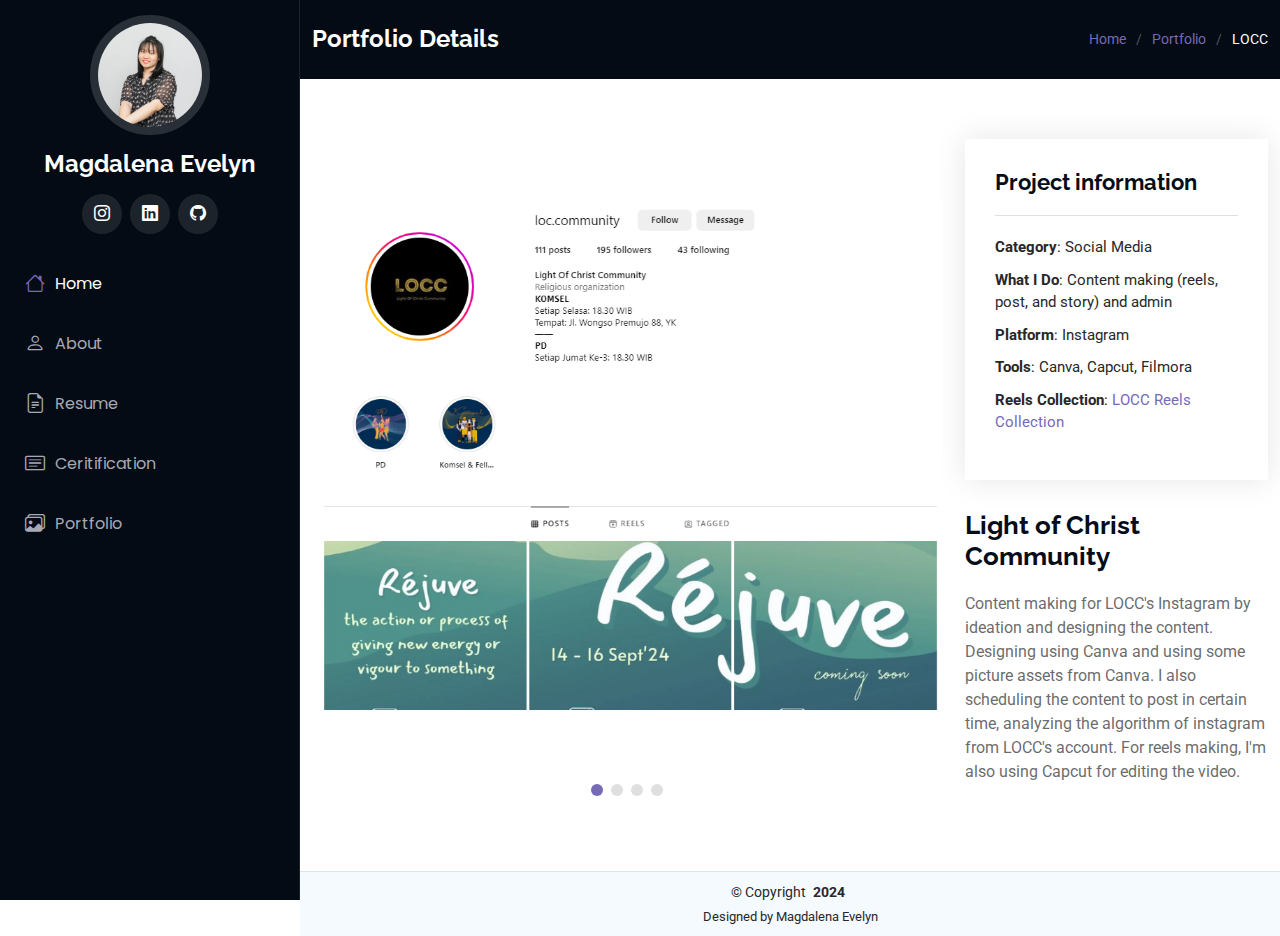
<file: portofolio/locc-details.html>
<!DOCTYPE html>
<html lang="en">

<head>
  <meta charset="utf-8">
  <meta content="width=device-width, initial-scale=1.0" name="viewport">
  <title>LOCC - Portfolio Details</title>
  <meta content="" name="description">
  <meta content="" name="keywords">

  <!-- Favicons -->
  <link href="../assets/img/me-logo.png" rel="icon">
  <link href="../assets/img/apple-touch-icon.png" rel="apple-touch-icon">

  <!-- Fonts -->
  <link href="https://fonts.googleapis.com" rel="preconnect">
  <link href="https://fonts.gstatic.com" rel="preconnect" crossorigin>
  <link href="https://fonts.googleapis.com/css2?family=Roboto:ital,wght@0,100;0,300;0,400;0,500;0,700;0,900;1,100;1,300;1,400;1,500;1,700;1,900&family=Poppins:ital,wght@0,100;0,200;0,300;0,400;0,500;0,600;0,700;0,800;0,900;1,100;1,200;1,300;1,400;1,500;1,600;1,700;1,800;1,900&family=Raleway:ital,wght@0,100;0,200;0,300;0,400;0,500;0,600;0,700;0,800;0,900;1,100;1,200;1,300;1,400;1,500;1,600;1,700;1,800;1,900&display=swap" rel="stylesheet">

  <!-- Vendor CSS Files -->
  <link href="../assets/vendor/bootstrap/css/bootstrap.min.css" rel="stylesheet">
  <link href="../assets/vendor/bootstrap-icons/bootstrap-icons.css" rel="stylesheet">
  <link href="../assets/vendor/aos/aos.css" rel="stylesheet">
  <link href="../assets/vendor/glightbox/css/glightbox.min.css" rel="stylesheet">
  <link href="../assets/vendor/swiper/swiper-bundle.min.css" rel="stylesheet">

  <!-- Main CSS File -->
  <link href="../assets/css/main.css" rel="stylesheet">
</head>

<body class="portfolio-details-page">

  <header id="header" class="header dark-background d-flex flex-column">
    <i class="header-toggle d-xl-none bi bi-list"></i>

    <div class="profile-img avatar" alt="avatar">
      <img src="../assets/img/profile.png" alt="" class="img-fluid rounded-circle">
    </div>

    <a href="index.html" class="logo d-flex align-items-center justify-content-center">
      <!-- Uncomment the line below if you also wish to use an image logo -->
      <!-- <img src="assets/img/logo.png" alt=""> -->
      <h1 class="sitename">Magdalena Evelyn</h1>
    </a>

    <div class="social-links text-center">
      <a href="https://www.instagram.com/mgdln_evelyn/" class="instagram" target="_blank"><i class="bi bi-instagram"></i></a>
      <a href="https://www.linkedin.com/in/magdalena-evelyn-halim/" class="linkedin" target="_blank"><i class="bi bi-linkedin"></i></a>
      <a href="https://github.com/magdalenaevelyn" class="github" target="_blank"><i class="bi bi-github"></i></a>
    </div>

    <nav id="navmenu" class="navmenu">
      <ul>
        <li><a href="../index.html" class="active"><i class="bi bi-house navicon"></i>Home</a></li>
        <li><a href="../index.html#about"><i class="bi bi-person navicon"></i> About</a></li>
        <li><a href="../index.html#resume"><i class="bi bi-file-earmark-text navicon"></i> Resume</a></li>
        <li><a href="../index.html#license"><i class="bi bi-card-text navicon"></i> Ceritification</a></li>
        <li><a href="../index.html#portfolio"><i class="bi bi-images navicon"></i> Portfolio</a></li>
      </ul>
    </nav>

  </header>

  <main class="main">

    <!-- Page Title -->
    <div class="page-title dark-background">
      <div class="container d-lg-flex justify-content-between align-items-center">
        <h1 class="mb-2 mb-lg-0">Portfolio Details</h1>
        <nav class="breadcrumbs">
          <ol>
            <li><a href="../index.html">Home</a></li>
            <li><a href="../index.html#portfolio">Portfolio</a></li>
            <li class="current"></a>LOCC</li>
          </ol>
        </nav>
      </div>
    </div><!-- End Page Title -->

    <!-- Portfolio Details Section -->
    <section id="portfolio-details" class="portfolio-details section">

      <div class="container" data-aos="fade-up" data-aos-delay="100">

        <div class="row gy-4">

          <div class="col-lg-8">
            <div class="portfolio-details-slider swiper init-swiper">

              <script type="application/json" class="swiper-config">
                {
                  "loop": true,
                  "speed": 600,
                  "autoplay": {
                    "delay": 5000
                  },
                  "slidesPerView": "auto",
                  "pagination": {
                    "el": ".swiper-pagination",
                    "type": "bullets",
                    "clickable": true
                  }
                }
              </script>

              <div class="swiper-wrapper align-items-center">

                <div class="swiper-slide">
                  <img src="../assets/img/portfolio/locc-2.png" alt="">
                </div>

                <div class="swiper-slide">
                  <img src="../assets/img/portfolio/locc-1.png" alt="">
                </div>

                <div class="swiper-slide">
                  <img src="../assets/img/portfolio/locc-3.png" alt="">
                </div>

                <div class="swiper-slide">
                  <img src="../assets/img/portfolio/locc-4.png" alt="">
                </div>

              </div>
              <div class="swiper-pagination"></div>
            </div>
          </div>

          <div class="col-lg-4">
            <div class="portfolio-info" data-aos="fade-up" data-aos-delay="200">
              <h3>Project information</h3>
              <ul>
                <li><strong>Category</strong>: Social Media</li>
                <li><strong>What I Do</strong>: Content making (reels, post, and story) and admin</li>
                <li><strong>Platform</strong>: Instagram</li>
                <li><strong>Tools</strong>: Canva, Capcut, Filmora</li>
                <li><strong>Reels Collection</strong>: <a href="https://www.youtube.com/playlist?list=PL3P2qNNsGKNo-Hz6pcXKV7d8RvUI7ctpb" target="_blank">LOCC Reels Collection</a></li>
              </ul>
            </div>
            <div class="portfolio-description" data-aos="fade-up" data-aos-delay="300">
              <h2>Light of Christ Community</h2>
              <p>
                Content making for LOCC's Instagram by ideation and designing the content. Designing using Canva and using some
                picture assets from Canva. I also scheduling the content to post in certain time, analyzing the algorithm of instagram
                from LOCC's account. For reels making, I'm also using Capcut for editing the video.
              </p>
            </div>
          </div>

        </div>

      </div>

    </section><!-- /Portfolio Details Section -->

  </main>

  <footer id="footer" class="footer position-relative light-background">

    <div class="container">
      <div class="copyright text-center ">
        <p>© <span>Copyright</span> <strong class="px-1 sitename">2024</strong> </p>
      </div>
      <div class="credits">
        Designed by Magdalena Evelyn</a>
      </div>
    </div>

  </footer>

  <!-- Scroll Top -->
  <a href="#" id="scroll-top" class="scroll-top d-flex align-items-center justify-content-center"><i class="bi bi-arrow-up-short"></i></a>

  <!-- Preloader -->
  <div id="preloader"></div>

  <!-- Vendor JS Files -->
  <script src="../assets/vendor/bootstrap/js/bootstrap.bundle.min.js"></script>
  <script src="../assets/vendor/php-email-form/validate.js"></script>
  <script src="../assets/vendor/aos/aos.js"></script>
  <script src="../assets/vendor/typed.js/typed.umd.js"></script>
  <script src="../assets/vendor/purecounter/purecounter_vanilla.js"></script>
  <script src="../assets/vendor/waypoints/noframework.waypoints.js"></script>
  <script src="../assets/vendor/glightbox/js/glightbox.min.js"></script>
  <script src="../assets/vendor/imagesloaded/imagesloaded.pkgd.min.js"></script>
  <script src="../assets/vendor/isotope-layout/isotope.pkgd.min.js"></script>
  <script src="../assets/vendor/swiper/swiper-bundle.min.js"></script>

  <!-- Main JS File -->
  <script src="../assets/js/main.js"></script>

</body>

</html>
</file>
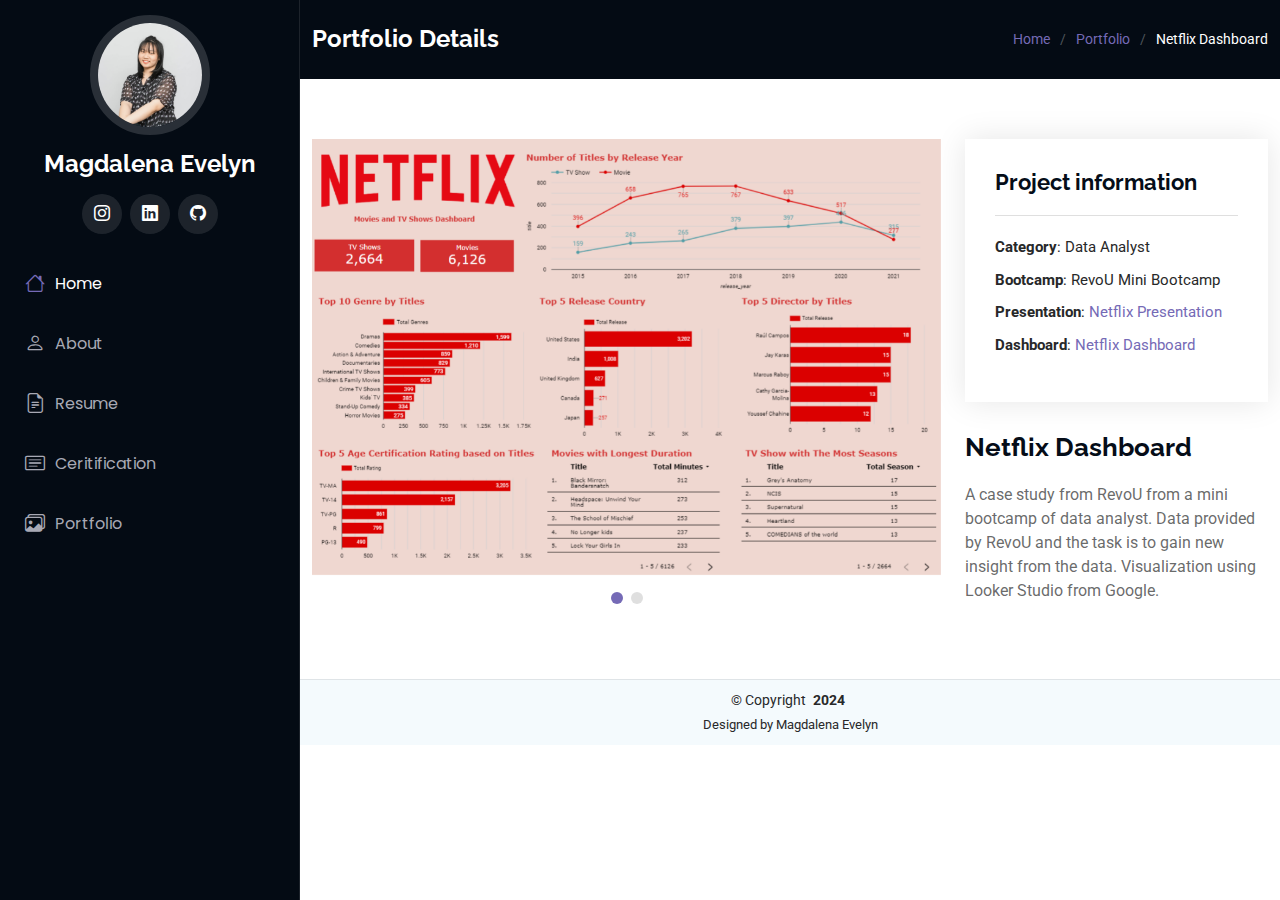
<file: portofolio/netflix-details.html>
<!DOCTYPE html>
<html lang="en">

<head>
  <meta charset="utf-8">
  <meta content="width=device-width, initial-scale=1.0" name="viewport">
  <title>Netflix Dashboard - Portfolio Details</title>
  <meta content="" name="description">
  <meta content="" name="keywords">

  <!-- Favicons -->
  <link href="../assets/img/me-logo.png" rel="icon">
  <link href="../assets/img/apple-touch-icon.png" rel="apple-touch-icon">

  <!-- Fonts -->
  <link href="https://fonts.googleapis.com" rel="preconnect">
  <link href="https://fonts.gstatic.com" rel="preconnect" crossorigin>
  <link href="https://fonts.googleapis.com/css2?family=Roboto:ital,wght@0,100;0,300;0,400;0,500;0,700;0,900;1,100;1,300;1,400;1,500;1,700;1,900&family=Poppins:ital,wght@0,100;0,200;0,300;0,400;0,500;0,600;0,700;0,800;0,900;1,100;1,200;1,300;1,400;1,500;1,600;1,700;1,800;1,900&family=Raleway:ital,wght@0,100;0,200;0,300;0,400;0,500;0,600;0,700;0,800;0,900;1,100;1,200;1,300;1,400;1,500;1,600;1,700;1,800;1,900&display=swap" rel="stylesheet">

  <!-- Vendor CSS Files -->
  <link href="../assets/vendor/bootstrap/css/bootstrap.min.css" rel="stylesheet">
  <link href="../assets/vendor/bootstrap-icons/bootstrap-icons.css" rel="stylesheet">
  <link href="../assets/vendor/aos/aos.css" rel="stylesheet">
  <link href="../assets/vendor/glightbox/css/glightbox.min.css" rel="stylesheet">
  <link href="../assets/vendor/swiper/swiper-bundle.min.css" rel="stylesheet">

  <!-- Main CSS File -->
  <link href="../assets/css/main.css" rel="stylesheet">
</head>

<body class="portfolio-details-page">

  <header id="header" class="header dark-background d-flex flex-column">
    <i class="header-toggle d-xl-none bi bi-list"></i>

    <div class="profile-img avatar" alt="avatar">
      <img src="../assets/img/profile.png" alt="" class="img-fluid rounded-circle">
    </div>

    <a href="index.html" class="logo d-flex align-items-center justify-content-center">
      <!-- Uncomment the line below if you also wish to use an image logo -->
      <!-- <img src="assets/img/logo.png" alt=""> -->
      <h1 class="sitename">Magdalena Evelyn</h1>
    </a>

    <div class="social-links text-center">
      <a href="https://www.instagram.com/mgdln_evelyn/" class="instagram" target="_blank"><i class="bi bi-instagram"></i></a>
      <a href="https://www.linkedin.com/in/magdalena-evelyn-halim/" class="linkedin" target="_blank"><i class="bi bi-linkedin"></i></a>
      <a href="https://github.com/magdalenaevelyn" class="github" target="_blank"><i class="bi bi-github"></i></a>
    </div>

    <nav id="navmenu" class="navmenu">
      <ul>
        <li><a href="../index.html" class="active"><i class="bi bi-house navicon"></i>Home</a></li>
        <li><a href="../index.html#about"><i class="bi bi-person navicon"></i> About</a></li>
        <li><a href="../index.html#resume"><i class="bi bi-file-earmark-text navicon"></i> Resume</a></li>
        <li><a href="../index.html#license"><i class="bi bi-card-text navicon"></i> Ceritification</a></li>
        <li><a href="../index.html#portfolio"><i class="bi bi-images navicon"></i> Portfolio</a></li>
      </ul>
    </nav>

  </header>

  <main class="main">

    <!-- Page Title -->
    <div class="page-title dark-background">
      <div class="container d-lg-flex justify-content-between align-items-center">
        <h1 class="mb-2 mb-lg-0">Portfolio Details</h1>
        <nav class="breadcrumbs">
          <ol>
            <li><a href="../index.html">Home</a></li>
            <li><a href="../index.html#portfolio">Portfolio</a></li>
            <li class="current"></a>Netflix Dashboard</li>
          </ol>
        </nav>
      </div>
    </div><!-- End Page Title -->

    <!-- Portfolio Details Section -->
    <section id="portfolio-details" class="portfolio-details section">

      <div class="container" data-aos="fade-up" data-aos-delay="100">

        <div class="row gy-4">

          <div class="col-lg-8">
            <div class="portfolio-details-slider swiper init-swiper">

              <script type="application/json" class="swiper-config">
                {
                  "loop": true,
                  "speed": 600,
                  "autoplay": {
                    "delay": 5000
                  },
                  "slidesPerView": "auto",
                  "pagination": {
                    "el": ".swiper-pagination",
                    "type": "bullets",
                    "clickable": true
                  }
                }
              </script>

              <div class="swiper-wrapper align-items-center">

                <div class="swiper-slide">
                  <img src="../assets/img/portfolio/netflix-1.png" alt="">
                </div>

                <div class="swiper-slide">
                  <img src="../assets/img/portfolio/netflix-2.png" alt="">
                </div>

              </div>
              <div class="swiper-pagination"></div>
            </div>
          </div>

          <div class="col-lg-4">
            <div class="portfolio-info" data-aos="fade-up" data-aos-delay="200">
              <h3>Project information</h3>
              <ul>
                <li><strong>Category</strong>: Data Analyst</li>
                <li><strong>Bootcamp</strong>: RevoU Mini Bootcamp</li>
                <li><strong>Presentation</strong>: <a href="https://docs.google.com/presentation/d/1VSo9jWgZmqA-Ukx63kNoXbZwxppH3LjXJLMOHjlPomA/edit?usp=drive_link" target="_blank">Netflix Presentation</a></li>
                <li><strong>Dashboard</strong>: <a href="https://tinyurl.com/netflixdash-revou" target="_blank">Netflix Dashboard</a></li>
              </ul>
            </div>
            <div class="portfolio-description" data-aos="fade-up" data-aos-delay="300">
              <h2>Netflix Dashboard</h2>
              <p>
                A case study from RevoU from a mini bootcamp of data analyst. Data provided by RevoU and the task is to 
                gain new insight from the data. Visualization using Looker Studio from Google.
              </p>
            </div>
          </div>

        </div>

      </div>

    </section><!-- /Portfolio Details Section -->

  </main>

  <footer id="footer" class="footer position-relative light-background">

    <div class="container">
      <div class="copyright text-center ">
        <p>© <span>Copyright</span> <strong class="px-1 sitename">2024</strong> </p>
      </div>
      <div class="credits">
        Designed by Magdalena Evelyn</a>
      </div>
    </div>

  </footer>

  <!-- Scroll Top -->
  <a href="#" id="scroll-top" class="scroll-top d-flex align-items-center justify-content-center"><i class="bi bi-arrow-up-short"></i></a>

  <!-- Preloader -->
  <div id="preloader"></div>

  <!-- Vendor JS Files -->
  <script src="../assets/vendor/bootstrap/js/bootstrap.bundle.min.js"></script>
  <script src="../assets/vendor/php-email-form/validate.js"></script>
  <script src="../assets/vendor/aos/aos.js"></script>
  <script src="../assets/vendor/typed.js/typed.umd.js"></script>
  <script src="../assets/vendor/purecounter/purecounter_vanilla.js"></script>
  <script src="../assets/vendor/waypoints/noframework.waypoints.js"></script>
  <script src="../assets/vendor/glightbox/js/glightbox.min.js"></script>
  <script src="../assets/vendor/imagesloaded/imagesloaded.pkgd.min.js"></script>
  <script src="../assets/vendor/isotope-layout/isotope.pkgd.min.js"></script>
  <script src="../assets/vendor/swiper/swiper-bundle.min.js"></script>

  <!-- Main JS File -->
  <script src="../assets/js/main.js"></script>

</body>

</html>
</file>
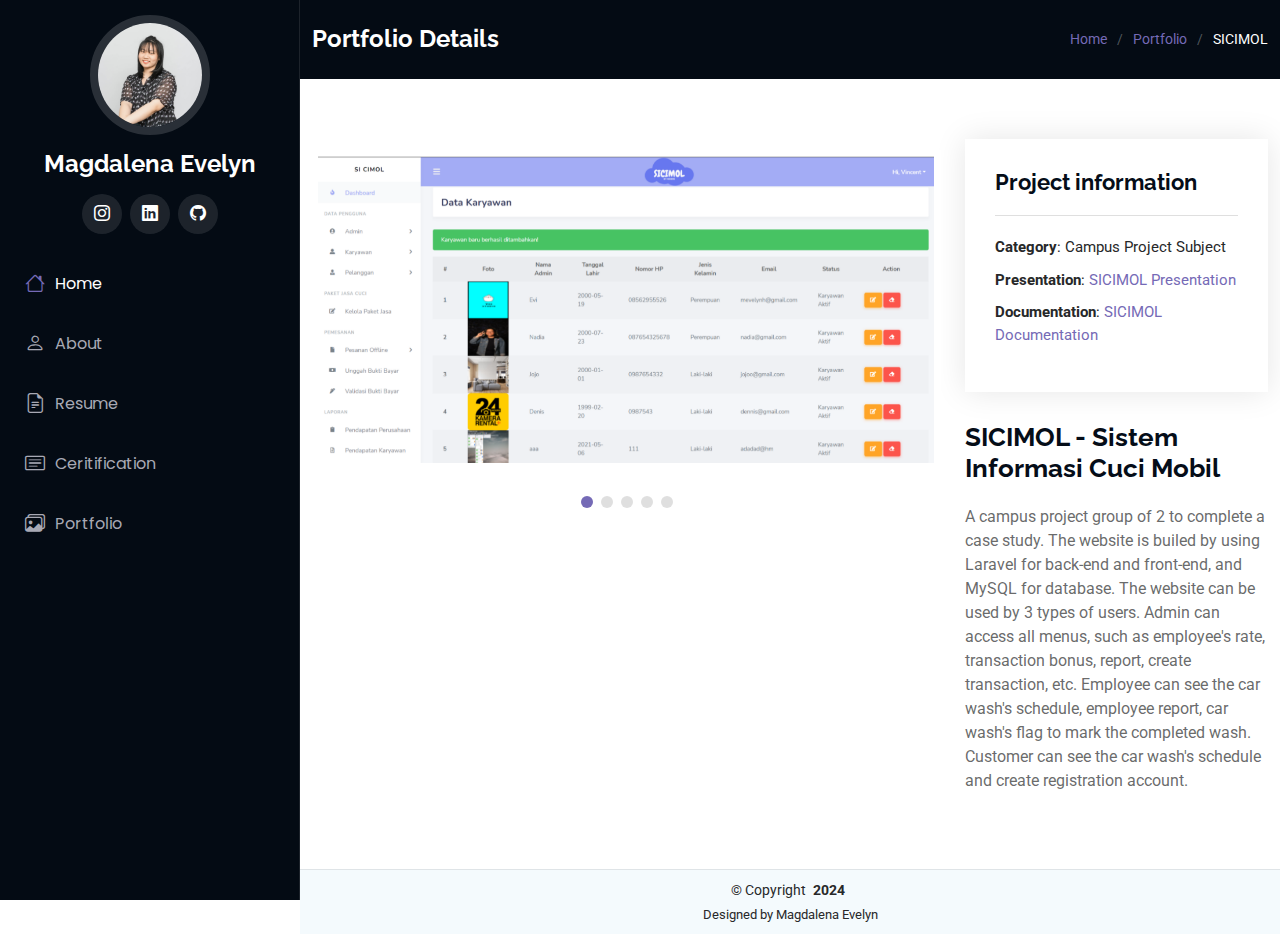
<file: portofolio/sicimol-details.html>
<!DOCTYPE html>
<html lang="en">

<head>
  <meta charset="utf-8">
  <meta content="width=device-width, initial-scale=1.0" name="viewport">
  <title>SICIMOL - Portfolio Details</title>
  <meta content="" name="description">
  <meta content="" name="keywords">

  <!-- Favicons -->
  <link href="../assets/img/me-logo.png" rel="icon">
  <link href="../assets/img/apple-touch-icon.png" rel="apple-touch-icon">

  <!-- Fonts -->
  <link href="https://fonts.googleapis.com" rel="preconnect">
  <link href="https://fonts.gstatic.com" rel="preconnect" crossorigin>
  <link href="https://fonts.googleapis.com/css2?family=Roboto:ital,wght@0,100;0,300;0,400;0,500;0,700;0,900;1,100;1,300;1,400;1,500;1,700;1,900&family=Poppins:ital,wght@0,100;0,200;0,300;0,400;0,500;0,600;0,700;0,800;0,900;1,100;1,200;1,300;1,400;1,500;1,600;1,700;1,800;1,900&family=Raleway:ital,wght@0,100;0,200;0,300;0,400;0,500;0,600;0,700;0,800;0,900;1,100;1,200;1,300;1,400;1,500;1,600;1,700;1,800;1,900&display=swap" rel="stylesheet">

  <!-- Vendor CSS Files -->
  <link href="../assets/vendor/bootstrap/css/bootstrap.min.css" rel="stylesheet">
  <link href="../assets/vendor/bootstrap-icons/bootstrap-icons.css" rel="stylesheet">
  <link href="../assets/vendor/aos/aos.css" rel="stylesheet">
  <link href="../assets/vendor/glightbox/css/glightbox.min.css" rel="stylesheet">
  <link href="../assets/vendor/swiper/swiper-bundle.min.css" rel="stylesheet">

  <!-- Main CSS File -->
  <link href="../assets/css/main.css" rel="stylesheet">
</head>

<body class="portfolio-details-page">

  <header id="header" class="header dark-background d-flex flex-column">
    <i class="header-toggle d-xl-none bi bi-list"></i>

    <div class="profile-img avatar" alt="avatar">
      <img src="../assets/img/profile.png" alt="" class="img-fluid rounded-circle">
    </div>

    <a href="index.html" class="logo d-flex align-items-center justify-content-center">
      <!-- Uncomment the line below if you also wish to use an image logo -->
      <!-- <img src="assets/img/logo.png" alt=""> -->
      <h1 class="sitename">Magdalena Evelyn</h1>
    </a>

    <div class="social-links text-center">
      <a href="https://www.instagram.com/mgdln_evelyn/" class="instagram" target="_blank"><i class="bi bi-instagram"></i></a>
      <a href="https://www.linkedin.com/in/magdalena-evelyn-halim/" class="linkedin" target="_blank"><i class="bi bi-linkedin"></i></a>
      <a href="https://github.com/magdalenaevelyn" class="github" target="_blank"><i class="bi bi-github"></i></a>
    </div>

    <nav id="navmenu" class="navmenu">
      <ul>
        <li><a href="../index.html" class="active"><i class="bi bi-house navicon"></i>Home</a></li>
        <li><a href="../index.html#about"><i class="bi bi-person navicon"></i> About</a></li>
        <li><a href="../index.html#resume"><i class="bi bi-file-earmark-text navicon"></i> Resume</a></li>
        <li><a href="../index.html#license"><i class="bi bi-card-text navicon"></i> Ceritification</a></li>
        <li><a href="../index.html#portfolio"><i class="bi bi-images navicon"></i> Portfolio</a></li>
      </ul>
    </nav>

  </header>

  <main class="main">

    <!-- Page Title -->
    <div class="page-title dark-background">
      <div class="container d-lg-flex justify-content-between align-items-center">
        <h1 class="mb-2 mb-lg-0">Portfolio Details</h1>
        <nav class="breadcrumbs">
          <ol>
            <li><a href="../index.html">Home</a></li>
            <li><a href="../index.html#portfolio">Portfolio</a></li>
            <li class="current"></a>SICIMOL</li>
          </ol>
        </nav>
      </div>
    </div><!-- End Page Title -->

    <!-- Portfolio Details Section -->
    <section id="portfolio-details" class="portfolio-details section">

      <div class="container" data-aos="fade-up" data-aos-delay="100">

        <div class="row gy-4">

          <div class="col-lg-8">
            <div class="portfolio-details-slider swiper init-swiper">

              <script type="application/json" class="swiper-config">
                {
                  "loop": true,
                  "speed": 600,
                  "autoplay": {
                    "delay": 5000
                  },
                  "slidesPerView": "auto",
                  "pagination": {
                    "el": ".swiper-pagination",
                    "type": "bullets",
                    "clickable": true
                  }
                }
              </script>

              <div class="swiper-wrapper align-items-center">

                <div class="swiper-slide">
                    <img src="../assets/img/portfolio/sicimol-1.png" alt="">
                </div>

                <div class="swiper-slide">
                    <img src="../assets/img/portfolio/sicimol-2.png" alt="">
                </div>

                <div class="swiper-slide">
                    <img src="../assets/img/portfolio/sicimol-3.png" alt="">
                </div>

                <div class="swiper-slide">
                    <img src="../assets/img/portfolio/sicimol-4.png" alt="">
                </div>

                <div class="swiper-slide">
                    <img src="../assets/img/portfolio/sicimol-5.png" alt="">
                </div>

              </div>
              <div class="swiper-pagination"></div>
            </div>
          </div>

          <div class="col-lg-4">
            <div class="portfolio-info" data-aos="fade-up" data-aos-delay="200">
              <h3>Project information</h3>
              <ul>
                <li><strong>Category</strong>: Campus Project Subject</li>
                <li><strong>Presentation</strong>: <a href="https://docs.google.com/presentation/d/10Cjh7y6fPT7HSuAf9s5XrAnArFs74umm/edit?usp=sharing&ouid=111162333106186486853&rtpof=true&sd=true" target="_blank">SICIMOL Presentation</a></li>
                <li><strong>Documentation</strong>: <a href="https://drive.google.com/drive/folders/1a7cfeeRw3RxQHoY5vMcodJOA0Ar8Jnbq?usp=drive_linke" target="_blank">SICIMOL Documentation</a></li>
              </ul>
            </div>
            <div class="portfolio-description" data-aos="fade-up" data-aos-delay="300">
              <h2>SICIMOL - Sistem Informasi Cuci Mobil</h2>
              <p>
                A campus project group of 2 to complete a case study. The website is builed by using Laravel for back-end and front-end, and MySQL for database.
                The website can be used by 3 types of users. Admin can access all menus, such as employee's rate, transaction bonus, report, create transaction, etc. Employee
                can see the car wash's schedule, employee report, car wash's flag to mark the completed wash. Customer can see the car wash's schedule and create registration account.
              </p>
            </div>
          </div>

        </div>

      </div>

    </section><!-- /Portfolio Details Section -->

  </main>

  <footer id="footer" class="footer position-relative light-background">

    <div class="container">
      <div class="copyright text-center ">
        <p>© <span>Copyright</span> <strong class="px-1 sitename">2024</strong> </p>
      </div>
      <div class="credits">
        Designed by Magdalena Evelyn</a>
      </div>
    </div>

  </footer>

  <!-- Scroll Top -->
  <a href="#" id="scroll-top" class="scroll-top d-flex align-items-center justify-content-center"><i class="bi bi-arrow-up-short"></i></a>

  <!-- Preloader -->
  <div id="preloader"></div>

  <!-- Vendor JS Files -->
  <script src="../assets/vendor/bootstrap/js/bootstrap.bundle.min.js"></script>
  <script src="../assets/vendor/php-email-form/validate.js"></script>
  <script src="../assets/vendor/aos/aos.js"></script>
  <script src="../assets/vendor/typed.js/typed.umd.js"></script>
  <script src="../assets/vendor/purecounter/purecounter_vanilla.js"></script>
  <script src="../assets/vendor/waypoints/noframework.waypoints.js"></script>
  <script src="../assets/vendor/glightbox/js/glightbox.min.js"></script>
  <script src="../assets/vendor/imagesloaded/imagesloaded.pkgd.min.js"></script>
  <script src="../assets/vendor/isotope-layout/isotope.pkgd.min.js"></script>
  <script src="../assets/vendor/swiper/swiper-bundle.min.js"></script>

  <!-- Main JS File -->
  <script src="../assets/js/main.js"></script>

</body>

</html>
</file>
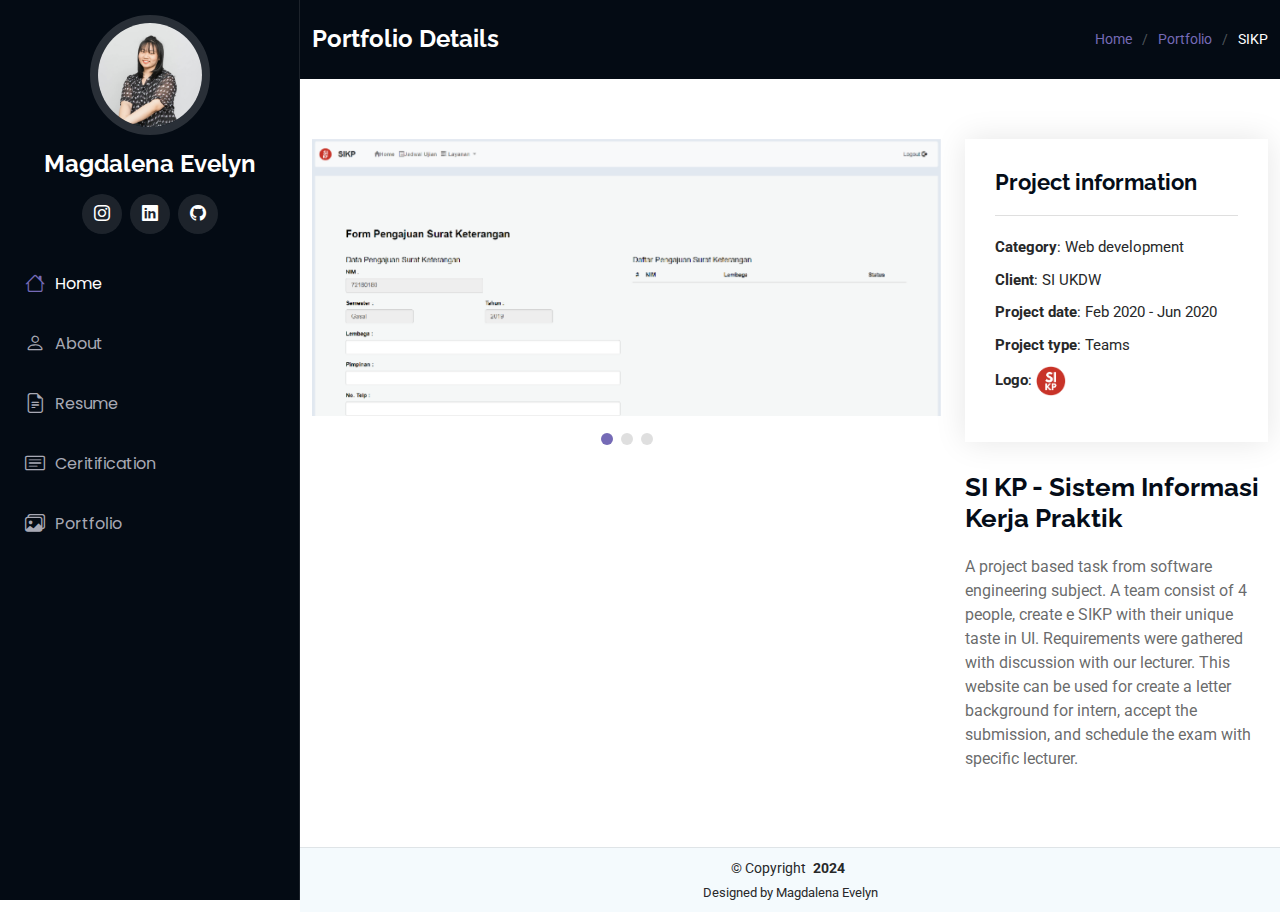
<file: portofolio/sikp-details.html>
<!DOCTYPE html>
<html lang="en">

<head>
  <meta charset="utf-8">
  <meta content="width=device-width, initial-scale=1.0" name="viewport">
  <title>SIKP - Portfolio Details</title>
  <meta content="" name="description">
  <meta content="" name="keywords">

  <!-- Favicons -->
  <link href="../assets/img/me-logo.png" rel="icon">
  <link href="../assets/img/apple-touch-icon.png" rel="apple-touch-icon">

  <!-- Fonts -->
  <link href="https://fonts.googleapis.com" rel="preconnect">
  <link href="https://fonts.gstatic.com" rel="preconnect" crossorigin>
  <link href="https://fonts.googleapis.com/css2?family=Roboto:ital,wght@0,100;0,300;0,400;0,500;0,700;0,900;1,100;1,300;1,400;1,500;1,700;1,900&family=Poppins:ital,wght@0,100;0,200;0,300;0,400;0,500;0,600;0,700;0,800;0,900;1,100;1,200;1,300;1,400;1,500;1,600;1,700;1,800;1,900&family=Raleway:ital,wght@0,100;0,200;0,300;0,400;0,500;0,600;0,700;0,800;0,900;1,100;1,200;1,300;1,400;1,500;1,600;1,700;1,800;1,900&display=swap" rel="stylesheet">

  <!-- Vendor CSS Files -->
  <link href="../assets/vendor/bootstrap/css/bootstrap.min.css" rel="stylesheet">
  <link href="../assets/vendor/bootstrap-icons/bootstrap-icons.css" rel="stylesheet">
  <link href="../assets/vendor/aos/aos.css" rel="stylesheet">
  <link href="../assets/vendor/glightbox/css/glightbox.min.css" rel="stylesheet">
  <link href="../assets/vendor/swiper/swiper-bundle.min.css" rel="stylesheet">

  <!-- Main CSS File -->
  <link href="../assets/css/main.css" rel="stylesheet">
</head>

<body class="portfolio-details-page">

  <header id="header" class="header dark-background d-flex flex-column">
    <i class="header-toggle d-xl-none bi bi-list"></i>

    <div class="profile-img avatar" alt="avatar">
      <img src="../assets/img/profile.png" alt="" class="img-fluid rounded-circle">
    </div>

    <a href="index.html" class="logo d-flex align-items-center justify-content-center">
      <!-- Uncomment the line below if you also wish to use an image logo -->
      <!-- <img src="assets/img/logo.png" alt=""> -->
      <h1 class="sitename">Magdalena Evelyn</h1>
    </a>

    <div class="social-links text-center">
      <a href="https://www.instagram.com/mgdln_evelyn/" class="instagram" target="_blank"><i class="bi bi-instagram"></i></a>
      <a href="https://www.linkedin.com/in/magdalena-evelyn-halim/" class="linkedin" target="_blank"><i class="bi bi-linkedin"></i></a>
      <a href="https://github.com/magdalenaevelyn" class="github" target="_blank"><i class="bi bi-github"></i></a>
    </div>

    <nav id="navmenu" class="navmenu">
      <ul>
        <li><a href="../index.html" class="active"><i class="bi bi-house navicon"></i>Home</a></li>
        <li><a href="../index.html#about"><i class="bi bi-person navicon"></i> About</a></li>
        <li><a href="../index.html#resume"><i class="bi bi-file-earmark-text navicon"></i> Resume</a></li>
        <li><a href="../index.html#license"><i class="bi bi-card-text navicon"></i> Ceritification</a></li>
        <li><a href="../index.html#portfolio"><i class="bi bi-images navicon"></i> Portfolio</a></li>
      </ul>
    </nav>

  </header>

  <main class="main">

    <!-- Page Title -->
    <div class="page-title dark-background">
      <div class="container d-lg-flex justify-content-between align-items-center">
        <h1 class="mb-2 mb-lg-0">Portfolio Details</h1>
        <nav class="breadcrumbs">
          <ol>
            <li><a href="../index.html">Home</a></li>
            <li><a href="../index.html#portfolio">Portfolio</a></li>
            <li class="current"></a>SIKP</li>
          </ol>
        </nav>
      </div>
    </div><!-- End Page Title -->

    <!-- Portfolio Details Section -->
    <section id="portfolio-details" class="portfolio-details section">

      <div class="container" data-aos="fade-up" data-aos-delay="100">

        <div class="row gy-4">

          <div class="col-lg-8">
            <div class="portfolio-details-slider swiper init-swiper">

              <script type="application/json" class="swiper-config">
                {
                  "loop": true,
                  "speed": 600,
                  "autoplay": {
                    "delay": 5000
                  },
                  "slidesPerView": "auto",
                  "pagination": {
                    "el": ".swiper-pagination",
                    "type": "bullets",
                    "clickable": true
                  }
                }
              </script>

              <div class="swiper-wrapper align-items-center">

                <div class="swiper-slide">
                  <img src="../assets/img/portfolio/sikp-1.png" alt="">
                </div>

                <div class="swiper-slide">
                  <img src="../assets/img/portfolio/sikp-2.png" alt="">
                </div>

                <div class="swiper-slide">
                  <img src="../assets/img/portfolio/sikp-3.png" alt="">
                </div>

              </div>
              <div class="swiper-pagination"></div>
            </div>
          </div>

          <div class="col-lg-4">
            <div class="portfolio-info" data-aos="fade-up" data-aos-delay="200">
              <h3>Project information</h3>
              <ul>
                <li><strong>Category</strong>: Web development</li>
                <li><strong>Client</strong>: SI UKDW</li>
                <li><strong>Project date</strong>: Feb 2020 - Jun 2020</li>
                <li><strong>Project type</strong>: Teams</li>
                <li><strong>Logo</strong>: <img src="../assets/img/portfolio/sikp-4.png" width="30px" alt=""> </li>
              </ul>
            </div>
            <div class="portfolio-description" data-aos="fade-up" data-aos-delay="300">
              <h2>SI KP - Sistem Informasi Kerja Praktik</h2>
              <p>
                A project based task from software engineering subject. A team consist of 4 people, create e SIKP with their unique taste in UI.
                Requirements were gathered with discussion with our lecturer. This website can be used for create a letter background for intern, 
                accept the submission, and schedule the exam with specific lecturer.
              </p>
            </div>
          </div>

        </div>

      </div>

    </section><!-- /Portfolio Details Section -->

  </main>

  <footer id="footer" class="footer position-relative light-background">

    <div class="container">
      <div class="copyright text-center ">
        <p>© <span>Copyright</span> <strong class="px-1 sitename">2024</strong> </p>
      </div>
      <div class="credits">
        Designed by Magdalena Evelyn</a>
      </div>
    </div>

  </footer>

  <!-- Scroll Top -->
  <a href="#" id="scroll-top" class="scroll-top d-flex align-items-center justify-content-center"><i class="bi bi-arrow-up-short"></i></a>

  <!-- Preloader -->
  <div id="preloader"></div>

  <!-- Vendor JS Files -->
  <script src="../assets/vendor/bootstrap/js/bootstrap.bundle.min.js"></script>
  <script src="../assets/vendor/php-email-form/validate.js"></script>
  <script src="../assets/vendor/aos/aos.js"></script>
  <script src="../assets/vendor/typed.js/typed.umd.js"></script>
  <script src="../assets/vendor/purecounter/purecounter_vanilla.js"></script>
  <script src="../assets/vendor/waypoints/noframework.waypoints.js"></script>
  <script src="../assets/vendor/glightbox/js/glightbox.min.js"></script>
  <script src="../assets/vendor/imagesloaded/imagesloaded.pkgd.min.js"></script>
  <script src="../assets/vendor/isotope-layout/isotope.pkgd.min.js"></script>
  <script src="../assets/vendor/swiper/swiper-bundle.min.js"></script>

  <!-- Main JS File -->
  <script src="../assets/js/main.js"></script>

</body>

</html>
</file>
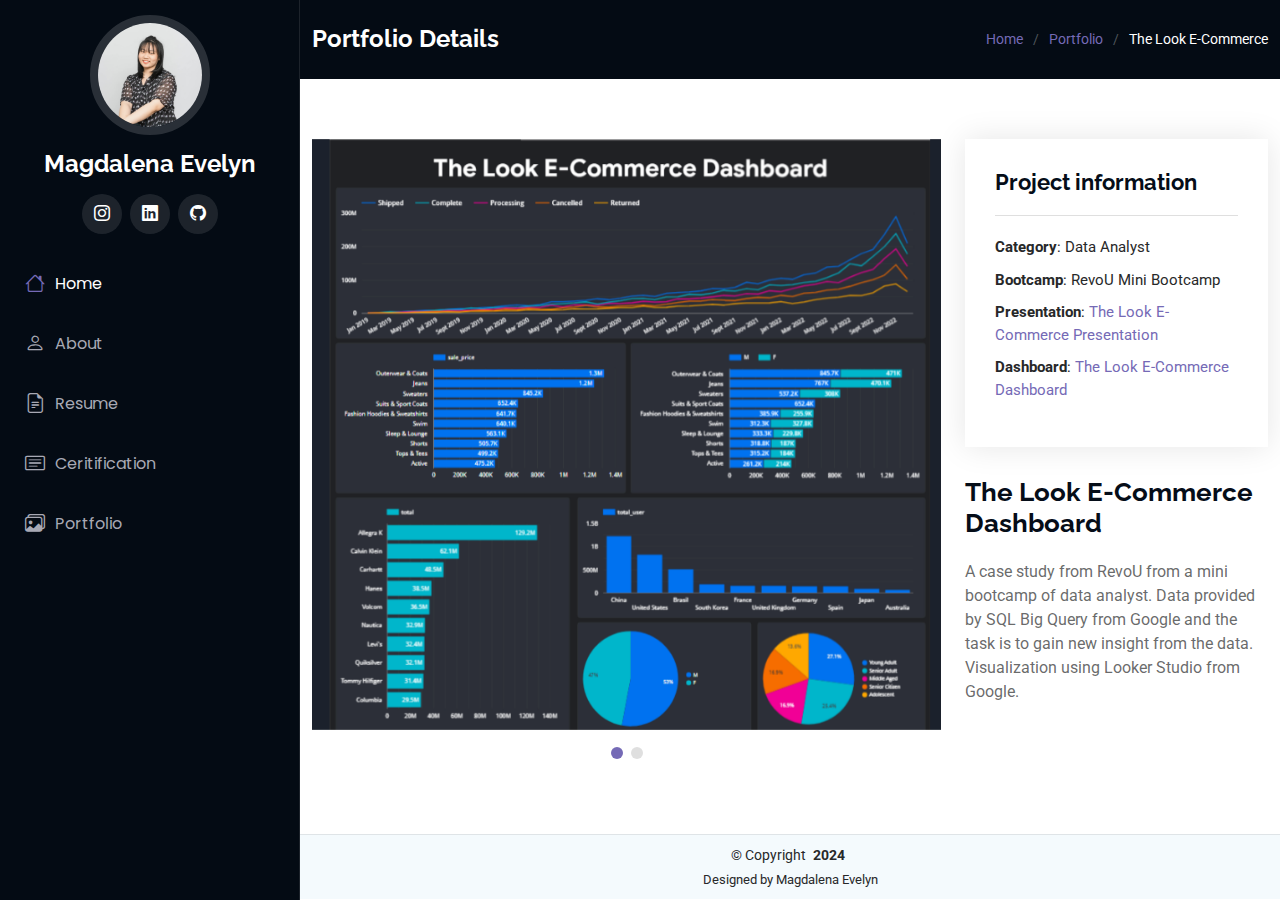
<file: portofolio/the-look-details.html>
<!DOCTYPE html>
<html lang="en">

<head>
  <meta charset="utf-8">
  <meta content="width=device-width, initial-scale=1.0" name="viewport">
  <title>The Look E-Commerce - Portfolio Details</title>
  <meta content="" name="description">
  <meta content="" name="keywords">

  <!-- Favicons -->
  <link href="../assets/img/me-logo.png" rel="icon">
  <link href="../assets/img/apple-touch-icon.png" rel="apple-touch-icon">

  <!-- Fonts -->
  <link href="https://fonts.googleapis.com" rel="preconnect">
  <link href="https://fonts.gstatic.com" rel="preconnect" crossorigin>
  <link href="https://fonts.googleapis.com/css2?family=Roboto:ital,wght@0,100;0,300;0,400;0,500;0,700;0,900;1,100;1,300;1,400;1,500;1,700;1,900&family=Poppins:ital,wght@0,100;0,200;0,300;0,400;0,500;0,600;0,700;0,800;0,900;1,100;1,200;1,300;1,400;1,500;1,600;1,700;1,800;1,900&family=Raleway:ital,wght@0,100;0,200;0,300;0,400;0,500;0,600;0,700;0,800;0,900;1,100;1,200;1,300;1,400;1,500;1,600;1,700;1,800;1,900&display=swap" rel="stylesheet">

  <!-- Vendor CSS Files -->
  <link href="../assets/vendor/bootstrap/css/bootstrap.min.css" rel="stylesheet">
  <link href="../assets/vendor/bootstrap-icons/bootstrap-icons.css" rel="stylesheet">
  <link href="../assets/vendor/aos/aos.css" rel="stylesheet">
  <link href="../assets/vendor/glightbox/css/glightbox.min.css" rel="stylesheet">
  <link href="../assets/vendor/swiper/swiper-bundle.min.css" rel="stylesheet">

  <!-- Main CSS File -->
  <link href="../assets/css/main.css" rel="stylesheet">
</head>

<body class="portfolio-details-page">

  <header id="header" class="header dark-background d-flex flex-column">
    <i class="header-toggle d-xl-none bi bi-list"></i>

    <div class="profile-img avatar" alt="avatar">
      <img src="../assets/img/profile.png" alt="" class="img-fluid rounded-circle">
    </div>

    <a href="index.html" class="logo d-flex align-items-center justify-content-center">
      <!-- Uncomment the line below if you also wish to use an image logo -->
      <!-- <img src="assets/img/logo.png" alt=""> -->
      <h1 class="sitename">Magdalena Evelyn</h1>
    </a>

    <div class="social-links text-center">
      <a href="https://www.instagram.com/mgdln_evelyn/" class="instagram" target="_blank"><i class="bi bi-instagram"></i></a>
      <a href="https://www.linkedin.com/in/magdalena-evelyn-halim/" class="linkedin" target="_blank"><i class="bi bi-linkedin"></i></a>
      <a href="https://github.com/magdalenaevelyn" class="github" target="_blank"><i class="bi bi-github"></i></a>
    </div>

    <nav id="navmenu" class="navmenu">
      <ul>
        <li><a href="../index.html" class="active"><i class="bi bi-house navicon"></i>Home</a></li>
        <li><a href="../index.html#about"><i class="bi bi-person navicon"></i> About</a></li>
        <li><a href="../index.html#resume"><i class="bi bi-file-earmark-text navicon"></i> Resume</a></li>
        <li><a href="../index.html#license"><i class="bi bi-card-text navicon"></i> Ceritification</a></li>
        <li><a href="../index.html#portfolio"><i class="bi bi-images navicon"></i> Portfolio</a></li>
      </ul>
    </nav>

  </header>

  <main class="main">

    <!-- Page Title -->
    <div class="page-title dark-background">
      <div class="container d-lg-flex justify-content-between align-items-center">
        <h1 class="mb-2 mb-lg-0">Portfolio Details</h1>
        <nav class="breadcrumbs">
          <ol>
            <li><a href="../index.html">Home</a></li>
            <li><a href="../index.html#portfolio">Portfolio</a></li>
            <li class="current"></a>The Look E-Commerce</li>
          </ol>
        </nav>
      </div>
    </div><!-- End Page Title -->

    <!-- Portfolio Details Section -->
    <section id="portfolio-details" class="portfolio-details section">

      <div class="container" data-aos="fade-up" data-aos-delay="100">

        <div class="row gy-4">

          <div class="col-lg-8">
            <div class="portfolio-details-slider swiper init-swiper">

              <script type="application/json" class="swiper-config">
                {
                  "loop": true,
                  "speed": 600,
                  "autoplay": {
                    "delay": 5000
                  },
                  "slidesPerView": "auto",
                  "pagination": {
                    "el": ".swiper-pagination",
                    "type": "bullets",
                    "clickable": true
                  }
                }
              </script>

              <div class="swiper-wrapper align-items-center">

                <div class="swiper-slide">
                  <img src="../assets/img/portfolio/the-look-1.png" alt="">
                </div>

                <div class="swiper-slide">
                  <img src="../assets/img/portfolio/the-look-2.png" alt="">
                </div>

              </div>
              <div class="swiper-pagination"></div>
            </div>
          </div>

          <div class="col-lg-4">
            <div class="portfolio-info" data-aos="fade-up" data-aos-delay="200">
              <h3>Project information</h3>
              <ul>
                <li><strong>Category</strong>: Data Analyst</li>
                <li><strong>Bootcamp</strong>: RevoU Mini Bootcamp</li>
                <li><strong>Presentation</strong>: <a href="https://docs.google.com/presentation/d/1E9A54X6q5VQMvBKYuaH4kKY3KuoDALDDTzLluXDTMLg/edit?usp=sharing" target="_blank">The Look E-Commerce Presentation</a></li>
                <li><strong>Dashboard</strong>: <a href="https://lookerstudio.google.com/reporting/45eeae93-6091-4071-be69-4bdd50b91b1a" target="_blank">The Look E-Commerce Dashboard</a></li>
              </ul>
            </div>
            <div class="portfolio-description" data-aos="fade-up" data-aos-delay="300">
              <h2>The Look E-Commerce Dashboard</h2>
              <p>
                A case study from RevoU from a mini bootcamp of data analyst. Data provided by SQL Big Query from Google and the task is to 
                gain new insight from the data. Visualization using Looker Studio from Google.
              </p>
            </div>
          </div>

        </div>

      </div>

    </section><!-- /Portfolio Details Section -->

  </main>

  <footer id="footer" class="footer position-relative light-background">

    <div class="container">
      <div class="copyright text-center ">
        <p>© <span>Copyright</span> <strong class="px-1 sitename">2024</strong> </p>
      </div>
      <div class="credits">
        Designed by Magdalena Evelyn</a>
      </div>
    </div>

  </footer>

  <!-- Scroll Top -->
  <a href="#" id="scroll-top" class="scroll-top d-flex align-items-center justify-content-center"><i class="bi bi-arrow-up-short"></i></a>

  <!-- Preloader -->
  <div id="preloader"></div>

  <!-- Vendor JS Files -->
  <script src="../assets/vendor/bootstrap/js/bootstrap.bundle.min.js"></script>
  <script src="../assets/vendor/php-email-form/validate.js"></script>
  <script src="../assets/vendor/aos/aos.js"></script>
  <script src="../assets/vendor/typed.js/typed.umd.js"></script>
  <script src="../assets/vendor/purecounter/purecounter_vanilla.js"></script>
  <script src="../assets/vendor/waypoints/noframework.waypoints.js"></script>
  <script src="../assets/vendor/glightbox/js/glightbox.min.js"></script>
  <script src="../assets/vendor/imagesloaded/imagesloaded.pkgd.min.js"></script>
  <script src="../assets/vendor/isotope-layout/isotope.pkgd.min.js"></script>
  <script src="../assets/vendor/swiper/swiper-bundle.min.js"></script>

  <!-- Main JS File -->
  <script src="../assets/js/main.js"></script>

</body>

</html>
</file>
<file: assets/css/main.css>
/*--------------------------------------------------------------
# Font & Color Variables
# Help: https://bootstrapmade.com/color-system/
--------------------------------------------------------------*/
/* Fonts */
:root {
  --default-font: "Roboto",  system-ui, -apple-system, "Segoe UI", Roboto, "Helvetica Neue", Arial, "Noto Sans", "Liberation Sans", sans-serif, "Apple Color Emoji", "Segoe UI Emoji", "Segoe UI Symbol", "Noto Color Emoji";
  --heading-font: "Raleway",  sans-serif;
  --nav-font: "Poppins",  sans-serif;
}

/* Global Colors - The following color variables are used throughout the website. Updating them here will change the color scheme of the entire website */
:root { 
  --background-color: #ffffff; /* Background color for the entire website, including individual sections */
  --default-color: #272829; /* Default color used for the majority of the text content across the entire website */
  --heading-color: #050d18; /* Color for headings, subheadings and title throughout the website */
  --accent-color: #756AB6; /* Accent color that represents your brand on the website. It's used for buttons, links, and other elements that need to stand out */
  --surface-color: #ffffff; /* The surface color is used as a background of boxed elements within sections, such as cards, icon boxes, or other elements that require a visual separation from the global background. */
  --contrast-color: #ffffff; /* Contrast color for text, ensuring readability against backgrounds of accent, heading, or default colors. */
}

/* Nav Menu Colors - The following color variables are used specifically for the navigation menu. They are separate from the global colors to allow for more customization options */
:root {
  --nav-color: #a8a9b4;  /* The default color of the main navmenu links */
  --nav-hover-color: #ffffff; /* Applied to main navmenu links when they are hovered over or active */
  --nav-mobile-background-color: #040b14; /* Used as the background color for mobile navigation menu */
  --nav-dropdown-background-color: #040b14; /* Used as the background color for dropdown items that appear when hovering over primary navigation items */
  --nav-dropdown-color: #a8a9b4; /* Used for navigation links of the dropdown items in the navigation menu. */
  --nav-dropdown-hover-color: #ffffff; /* Similar to --nav-hover-color, this color is applied to dropdown navigation links when they are hovered over. */
}

/* Color Presets - These classes override global colors when applied to any section or element, providing reuse of the sam color scheme. */

.light-background {
  --background-color: #f4fafd;
  --surface-color: #ffffff;
}

.dark-background {
  --background-color: #040b14;
  --default-color: #ffffff;
  --heading-color: #ffffff;
  --surface-color: #151f2b;
  --contrast-color: #ffffff;
}

/* Smooth scroll */
:root {
  scroll-behavior: smooth;
}

/*--------------------------------------------------------------
# General Styling & Shared Classes
--------------------------------------------------------------*/
body {
  color: var(--default-color);
  background-color: var(--background-color);
  font-family: var(--default-font);
}

a {
  color: var(--accent-color);
  text-decoration: none;
  transition: 0.3s;
}

a:hover {
  color: color-mix(in srgb, var(--accent-color), transparent 25%);
  text-decoration: none;
}

h1,
h2,
h3,
h4,
h5,
h6 {
  color: var(--heading-color);
  font-family: var(--heading-font);
}

/*--------------------------------------------------------------
# Global Header
--------------------------------------------------------------*/
.header {
  color: var(--default-color);
  background-color: var(--background-color);
  position: fixed;
  top: 0;
  left: 0;
  bottom: 0;
  padding: 0 15px;
  width: 300px;
  transition: all ease-in-out 0.3s;
  overflow-y: auto;
  z-index: 997;
  border-right: 1px solid color-mix(in srgb, var(--default-color), transparent 90%);
}

.header .profile-img img {
  margin: 15px auto;
  display: block;
  width: 120px;
  border: 8px solid color-mix(in srgb, var(--default-color), transparent 85%);
}

.header .logo {
  line-height: 1;
  margin-bottom: 15px;
}

.header .logo img {
  max-height: 32px;
  margin-right: 8px;
}

.header .logo h1 {
  font-size: 24px;
  margin: 0;
  font-weight: 700;
  color: var(--heading-color);
}

.header .social-links {
  margin: 0 0 20px 0;
}

.header .social-links a {
  font-size: 16px;
  display: inline-flex;
  align-items: center;
  justify-content: center;
  background: color-mix(in srgb, var(--default-color), transparent 90%);
  color: var(--default-color);
  margin: 0 2px;
  border-radius: 50%;
  text-align: center;
  width: 40px;
  height: 40px;
  transition: 0.3s;
}

.header .social-links a:hover {
  color: var(--contrast-color);
  background: var(--accent-color);
}

@media (min-width: 1200px) {

  .header~main,
  .header~#footer {
    margin-left: 300px;
  }
}

@media (max-width: 1199px) {
  .header {
    left: -100%;
  }
}

.header.header-show {
  left: 0;
}

.header .header-toggle {
  color: var(--contrast-color);
  background-color: var(--accent-color);
  font-size: 22px;
  display: flex;
  align-items: center;
  justify-content: center;
  width: 40px;
  height: 40px;
  border-radius: 50%;
  cursor: pointer;
  position: fixed;
  top: 15px;
  right: 15px;
  z-index: 9999;
  transition: background-color 0.3s;
}

.header .header-toggle:hover {
  color: var(--contrast-color);
  background-color: color-mix(in srgb, var(--accent-color) 90%, white 15%);
}

/*--------------------------------------------------------------
# Navigation Menu
--------------------------------------------------------------*/
.mobile-nav-toggle {
  display: none;
}

.navmenu {
  padding: 0;
  z-index: 9997;
}

.navmenu ul {
  list-style: none;
  padding: 0 0 20px 0;
  margin: 0;
}

.navmenu a,
.navmenu a:focus {
  color: var(--nav-color);
  padding: 15px 10px;
  font-family: var(--nav-font);
  font-size: 16px;
  font-weight: 400;
  display: flex;
  align-items: center;
  white-space: nowrap;
  transition: 0.3s;
  width: 100%;
}

.navmenu a .navicon,
.navmenu a:focus .navicon {
  font-size: 20px;
  margin-right: 10px;
}

.navmenu a .toggle-dropdown,
.navmenu a:focus .toggle-dropdown {
  font-size: 12px;
  line-height: 0;
  margin-left: auto;
  width: 30px;
  height: 30px;
  display: flex;
  align-items: center;
  justify-content: center;
  border-radius: 50%;
  transition: 0.3s;
  flex-shrink: 0;
  background-color: color-mix(in srgb, var(--accent-color), transparent 90%);
}

.navmenu a .toggle-dropdown:hover,
.navmenu a:focus .toggle-dropdown:hover {
  background-color: var(--accent-color);
  color: var(--contrast-color);
}

.navmenu a:hover,
.navmenu .active,
.navmenu .active:focus {
  color: var(--nav-hover-color);
}

.navmenu a:hover .navicon,
.navmenu .active .navicon,
.navmenu .active:focus .navicon {
  color: var(--accent-color);
}

.navmenu .active .toggle-dropdown,
.navmenu .active:focus .toggle-dropdown {
  background-color: var(--accent-color);
  color: var(--contrast-color);
  transform: rotate(180deg);
}

.navmenu .dropdown {
  display: block;
}

.navmenu .dropdown a,
.navmenu .dropdown a:focus {
  color: --nav-dropdown-color;
}

.navmenu .dropdown a:hover,
.navmenu .dropdown .active,
.navmenu .dropdown .active:focus {
  color: var(--nav-dropdown-hover-color);
}

.navmenu .dropdown ul {
  position: static;
  display: none;
  z-index: 99;
  padding: 5px 10px;
  margin: 5px 10px;
  background-color: var(--nav-dropdown-background-color);
  border: 1px solid color-mix(in srgb, var(--default-color), transparent 90%);
  box-shadow: none;
  transition: all 0.5s ease-in-out;
}

.navmenu .dropdown ul ul {
  background-color: rgba(33, 37, 41, 0.1);
}

.navmenu .dropdown>.dropdown-active {
  display: block;
  background-color: rgba(33, 37, 41, 0.03);
}

/*--------------------------------------------------------------
# Global Footer
--------------------------------------------------------------*/
.footer {
  color: var(--default-color);
  background-color: var(--background-color);
  font-size: 14px;
  padding: 10px 0;
  position: relative;
  border-top: 1px solid color-mix(in srgb, var(--default-color), transparent 90%);
}

.footer .copyright p {
  margin-bottom: 0;
}

.footer .credits {
  margin-top: 4px;
  font-size: 13px;
  text-align: center;
}

/*--------------------------------------------------------------
# Preloader
--------------------------------------------------------------*/
#preloader {
  position: fixed;
  inset: 0;
  z-index: 999999;
  overflow: hidden;
  background: var(--background-color);
  transition: all 0.6s ease-out;
}

#preloader:before {
  content: "";
  position: fixed;
  top: calc(50% - 30px);
  left: calc(50% - 30px);
  border: 6px solid #ffffff;
  border-color: var(--accent-color) transparent var(--accent-color) transparent;
  border-radius: 50%;
  width: 60px;
  height: 60px;
  animation: animate-preloader 1.5s linear infinite;
}

@keyframes animate-preloader {
  0% {
    transform: rotate(0deg);
  }

  100% {
    transform: rotate(360deg);
  }
}

/*--------------------------------------------------------------
# Scroll Top Button
--------------------------------------------------------------*/
.scroll-top {
  position: fixed;
  visibility: hidden;
  opacity: 0;
  right: 15px;
  bottom: -15px;
  z-index: 99999;
  background-color: var(--accent-color);
  width: 44px;
  height: 44px;
  border-radius: 50px;
  transition: all 0.4s;
}

.scroll-top i {
  font-size: 24px;
  color: var(--contrast-color);
  line-height: 0;
}

.scroll-top:hover {
  background-color: color-mix(in srgb, var(--accent-color), transparent 20%);
  color: var(--contrast-color);
}

.scroll-top.active {
  visibility: visible;
  opacity: 1;
  bottom: 15px;
}

/*--------------------------------------------------------------
# Disable aos animation delay on mobile devices
--------------------------------------------------------------*/
@media screen and (max-width: 768px) {
  [data-aos-delay] {
    transition-delay: 0 !important;
  }
}

/*--------------------------------------------------------------
# Global Page Titles & Breadcrumbs
--------------------------------------------------------------*/
.page-title {
  color: var(--default-color);
  background-color: var(--background-color);
  padding: 25px 0;
  position: relative;
}

.page-title h1 {
  font-size: 24px;
  font-weight: 700;
}

.page-title .breadcrumbs ol {
  display: flex;
  flex-wrap: wrap;
  list-style: none;
  padding: 0;
  margin: 0;
  font-size: 14px;
  font-weight: 400;
}

.page-title .breadcrumbs ol li+li {
  padding-left: 10px;
}

.page-title .breadcrumbs ol li+li::before {
  content: "/";
  display: inline-block;
  padding-right: 10px;
  color: color-mix(in srgb, var(--default-color), transparent 70%);
}

/*--------------------------------------------------------------
# Global Sections
--------------------------------------------------------------*/
section,
.section {
  color: var(--default-color);
  background-color: var(--background-color);
  padding: 60px 0;
  overflow: clip;
}

/*--------------------------------------------------------------
# Global Section Titles
--------------------------------------------------------------*/
.section-title {
  padding-bottom: 60px;
  position: relative;
}

.section-title h2 {
  font-size: 32px;
  font-weight: 700;
  margin-bottom: 20px;
  padding-bottom: 20px;
  position: relative;
}

.section-title h2:after {
  content: "";
  position: absolute;
  display: block;
  width: 50px;
  height: 3px;
  background: var(--accent-color);
  left: 0;
  bottom: 0;
}

.section-title p {
  margin-bottom: 0;
}

/*--------------------------------------------------------------
# Hero Section
--------------------------------------------------------------*/
.hero {
  width: 100%;
  min-height: 100vh;
  position: relative;
  padding: 80px 0;
  display: flex;
  align-items: center;
  justify-content: center;
}

.hero img {
  position: absolute;
  inset: 0;
  display: block;
  width: 100%;
  height: 100%;
  object-fit: cover;
  z-index: 1;
}

.hero:before {
  content: "";
  background: color-mix(in srgb, var(--background-color), transparent 70%);
  position: absolute;
  inset: 0;
  z-index: 2;
}

.hero .container {
  position: relative;
  z-index: 3;
}

.hero h2 {
  margin: 0;
  font-size: 64px;
  font-weight: 700;
}

.hero p {
  margin: 5px 0 0 0;
  font-size: 26px;
}

.hero p span {
  letter-spacing: 1px;
  border-bottom: 2px solid var(--accent-color);
}

.hero .social-links {
  margin-top: 25px;
}

.hero .social-links a {
  font-size: 24px;
  display: inline-block;
  color: color-mix(in srgb, var(--default-color), transparent 50%);
  line-height: 1;
  margin-right: 20px;
  transition: 0.3s;
}

.hero .social-links a:hover {
  color: var(--accent-color);
}

@media (max-width: 768px) {
  .hero h2 {
    font-size: 32px;
  }

  .hero p {
    font-size: 20px;
  }
}

/*--------------------------------------------------------------
# About Section
--------------------------------------------------------------*/
.about .content h2 {
  font-weight: 700;
  font-size: 24px;
}

.about .content ul {
  list-style: none;
  padding: 0;
}

.about .content ul li {
  margin-bottom: 20px;
  display: flex;
  align-items: center;
}

.about .content ul strong {
  margin-right: 10px;
}

.about .content ul i {
  font-size: 16px;
  margin-right: 5px;
  color: var(--accent-color);
  line-height: 0;
}

/*--------------------------------------------------------------
# Resume Section
--------------------------------------------------------------*/
.resume .resume-title {
  color: var(--accent-color);
  font-size: 26px;
  font-weight: 700;
  margin-top: 20px;
  margin-bottom: 20px;
}

.resume .timeline {
  position: relative;
  width: 100%;
}

.resume .timeline::after {
  content: '';
  position: absolute;
  width: 1px;
  background: var(--accent-color);
  top: 0;
  bottom: 0;
  left: 50%;
  margin-left: -1px;
}

.resume .timeline .timeline-item {
  position: relative;
  background: inherit;
  width: 50%;
  margin-bottom: 30px;
}

.resume .timeline .timeline-item.left {
  left: 0;
  padding-right: 30px;
}

.resume .timeline .timeline-item.right {
  left: 50%;
  padding-left: 30px;
}

.resume .timeline .timeline-item::after {
  content: '';
  position: absolute;
  width: 16px;
  height: 16px;
  top: 48px;
  right: -8px;
  background: #ffffff;
  border: 2px solid var(--accent-color);
  border-radius: 16px;
  z-index: 1;
}

.resume .timeline .timeline-item.right::after {
  left: -8px;
}

.resume .timeline .timeline-item::before {
content: '';
position: absolute;
width: 0;
height: 0;
top: 46px;
right: 10px;
z-index: 1;
border: 10px solid;
border-color: transparent transparent transparent #dddddd;
}

.resume .timeline .timeline-item.right::before {
left: 10px;
border-color: transparent #dddddd transparent transparent;
}

.resume .timeline .timeline-date {
  position: absolute;
  width: 100%;
  top: 44px;
  font-size: 16px;
  font-weight: 600;
  color: var(--accent-color);
  text-transform: uppercase;
  letter-spacing: 1px;
  z-index: 1;
}

.resume .timeline .timeline-item.left .timeline-date {
  text-align: left;
  left: calc(100% + 55px);
}

.resume .timeline .timeline-item.right .timeline-date {
  text-align: right;
  right: calc(100% + 55px);
}

.resume .timeline .timeline-text {
  padding: 30px;
  background: #ffffff;
  position: relative;
  border-right: 5px solid #dddddd;
  box-shadow: 0 0 60px rgba(0, 0, 0, .08);
}

.resume .timeline .timeline-item.right .timeline-text {
  border-right: none;
  border-left: 5px solid #dddddd;
}

.resume .timeline .timeline-text h2 {
  margin: 0 0 5px 0;
  font-size: 22px;
  font-weight: 600;
}

.resume .timeline .timeline-text h4 {
  margin: 0 0 10px 0;
  font-size: 16px;
  font-style: italic;
  font-weight: 400;
}

.resume .timeline .timeline-text h5 {
  margin: 0 0 10px 0;
  font-size: 14px;
  font-weight: 600;
}

.resume .timeline .timeline-text p {
  margin: 0;
  font-size: 16px;
}

@media (max-width: 767.98px) {
  .resume .timeline::after {
      left: 8px;
  }

  .resume .timeline .timeline-item {
      width: 100%;
      padding-left: 38px;
  }
  
  .resume .timeline .timeline-item.left {
      padding-right: 0;
  }
  
  .resume .timeline .timeline-item.right {
      left: 0%;
      padding-left: 38px;
  }

  .resume .timeline .timeline-item.left::after, 
  .resume .timeline .timeline-item.right::after {
      left: 0;
  }
  
  .resume .timeline .timeline-item.left::before,
  .resume .timeline .timeline-item.right::before {
      left: 18px;
      border-color: transparent #dddddd transparent transparent;
  }
  
  .resume .timeline .timeline-item.left .timeline-date,
  .resume .timeline .timeline-item.right .timeline-date {
      position: relative;
      top: 0;
      right: auto;
      left: 0;
      text-align: left;
      margin-bottom: 10px;
  }
  
  .resume .timeline .timeline-item.left .timeline-text,
  .resume .timeline .timeline-item.right .timeline-text {
      border-right: none;
      border-left: 5px solid #dddddd;
  }
}

/*--------------------------------------------------------------
# License Section
--------------------------------------------------------------*/
.license .license-title {
  color: var(--heading-color);
  font-size: 26px;
  font-weight: 700;
  margin-top: 20px;
  margin-bottom: 20px;
}

.license .license-item {
  padding: 0 0 20px 20px;
  margin-top: -2px;
  border-left: 2px solid var(--accent-color);
  position: relative;
}

.license .license-item h4 {
  line-height: 18px;
  font-size: 18px;
  font-weight: 600;
  text-transform: uppercase;
  color: color-mix(in srgb, var(--default-color), transparent 20%);
  margin-bottom: 10px;
}

.license .license-item h5 {
  font-size: 16px;
  display: inline-block;
  font-weight: 600;
  margin-bottom: 10px;
}

.license .license-item ul {
  padding-left: 20px;
}

.license .license-item ul li {
  padding-bottom: 10px;
}

.license .license-item:last-child {
  padding-bottom: 0;
}

.license .license-item::before {
  content: "";
  position: absolute;
  width: 16px;
  height: 16px;
  border-radius: 50px;
  left: -9px;
  top: 0;
  background: var(--background-color);
  border: 2px solid var(--accent-color);
}

/*--------------------------------------------------------------
# Portfolio Section
--------------------------------------------------------------*/
.portfolio .portfolio-filters {
  padding: 0;
  margin: 0 auto 20px auto;
  list-style: none;
  text-align: center;
}

.portfolio .portfolio-filters li {
  cursor: pointer;
  display: inline-block;
  padding: 0;
  font-size: 14px;
  font-weight: 400;
  margin: 0 10px;
  line-height: 1;
  text-transform: uppercase;
  margin-bottom: 10px;
  transition: all 0.3s ease-in-out;
}

.portfolio .portfolio-filters li:hover,
.portfolio .portfolio-filters li.filter-active {
  color: var(--accent-color);
}

.portfolio .portfolio-filters li:first-child {
  margin-left: 0;
}

.portfolio .portfolio-filters li:last-child {
  margin-right: 0;
}

@media (max-width: 575px) {
  .portfolio .portfolio-filters li {
    font-size: 14px;
    margin: 0 5px;
  }
}

.portfolio .portfolio-content {
  position: relative;
  overflow: hidden;
}

.portfolio .portfolio-content img {
  transition: 0.3s;
}

.portfolio .portfolio-content .portfolio-info {
  opacity: 0;
  position: absolute;
  inset: 0;
  z-index: 3;
  transition: all ease-in-out 0.3s;
  background: rgba(0, 0, 0, 0.6);
  padding: 15px;
}

.portfolio .portfolio-content .portfolio-info h4 {
  font-size: 14px;
  padding: 5px 10px;
  font-weight: 400;
  color: #ffffff;
  display: inline-block;
  background-color: var(--accent-color);
}

.portfolio .portfolio-content .portfolio-info p {
  position: absolute;
  bottom: 10px;
  text-align: center;
  display: inline-block;
  left: 0;
  right: 0;
  font-size: 16px;
  font-weight: 600;
  color: rgba(255, 255, 255, 0.8);
}

.portfolio .portfolio-content .portfolio-info .preview-link,
.portfolio .portfolio-content .portfolio-info .details-link {
  position: absolute;
  left: calc(50% - 40px);
  font-size: 26px;
  top: calc(50% - 14px);
  color: #fff;
  transition: 0.3s;
  line-height: 1.2;
}

.portfolio .portfolio-content .portfolio-info .preview-link:hover,
.portfolio .portfolio-content .portfolio-info .details-link:hover {
  color: var(--accent-color);
}

.portfolio .portfolio-content .portfolio-info .details-link {
  left: 45%;
  font-size: 34px;
  line-height: 0;
}

.portfolio .portfolio-content:hover .portfolio-info {
  opacity: 1;
}

.portfolio .portfolio-content:hover img {
  transform: scale(1.1);
}

/*--------------------------------------------------------------
# Portfolio Details Section
--------------------------------------------------------------*/
.portfolio-details .portfolio-details-slider img {
  width: 100%;
}

.portfolio-details .portfolio-details-slider .swiper-pagination {
  margin-top: 20px;
  position: relative;
}

.portfolio-details .portfolio-details-slider .swiper-pagination .swiper-pagination-bullet {
  width: 12px;
  height: 12px;
  background-color: color-mix(in srgb, var(--default-color), transparent 85%);
  opacity: 1;
}

.portfolio-details .portfolio-details-slider .swiper-pagination .swiper-pagination-bullet-active {
  background-color: var(--accent-color);
}

.portfolio-details .portfolio-info {
  padding: 30px;
  box-shadow: 0px 0 30px rgba(0, 0, 0, 0.1);
}

.portfolio-details .portfolio-info h3 {
  font-size: 22px;
  font-weight: 700;
  margin-bottom: 20px;
  padding-bottom: 20px;
  border-bottom: 1px solid color-mix(in srgb, var(--default-color), transparent 85%);
}

.portfolio-details .portfolio-info ul {
  list-style: none;
  padding: 0;
  font-size: 15px;
}

.portfolio-details .portfolio-info ul li+li {
  margin-top: 10px;
}

.portfolio-details .portfolio-description {
  padding-top: 30px;
}

.portfolio-details .portfolio-description h2 {
  font-size: 26px;
  font-weight: 700;
  margin-bottom: 20px;
}

.portfolio-details .portfolio-description p {
  padding: 0;
  color: color-mix(in srgb, var(--default-color), transparent 30%);
}

/*--------------------------------------------------------------
# Service Details Section
--------------------------------------------------------------*/
.service-details .services-list {
  padding: 10px 30px;
  border: 1px solid color-mix(in srgb, var(--default-color), transparent 90%);
  margin-bottom: 20px;
}

.service-details .services-list a {
  display: block;
  line-height: 1;
  padding: 8px 0 8px 15px;
  border-left: 3px solid color-mix(in srgb, var(--default-color), transparent 70%);
  margin: 20px 0;
  color: color-mix(in srgb, var(--default-color), transparent 20%);
  transition: 0.3s;
}

.service-details .services-list a.active {
  color: var(--heading-color);
  font-weight: 700;
  border-color: var(--accent-color);
}

.service-details .services-list a:hover {
  border-color: var(--accent-color);
}

.service-details .services-img {
  margin-bottom: 20px;
}

.service-details h3 {
  font-size: 26px;
  font-weight: 700;
}

.service-details h4 {
  font-size: 20px;
  font-weight: 700;
}

.service-details p {
  font-size: 15px;
}

.service-details ul {
  list-style: none;
  padding: 0;
  font-size: 15px;
}

.service-details ul li {
  padding: 5px 0;
  display: flex;
  align-items: center;
}

.service-details ul i {
  font-size: 20px;
  margin-right: 8px;
  color: var(--accent-color);
}
</file>
